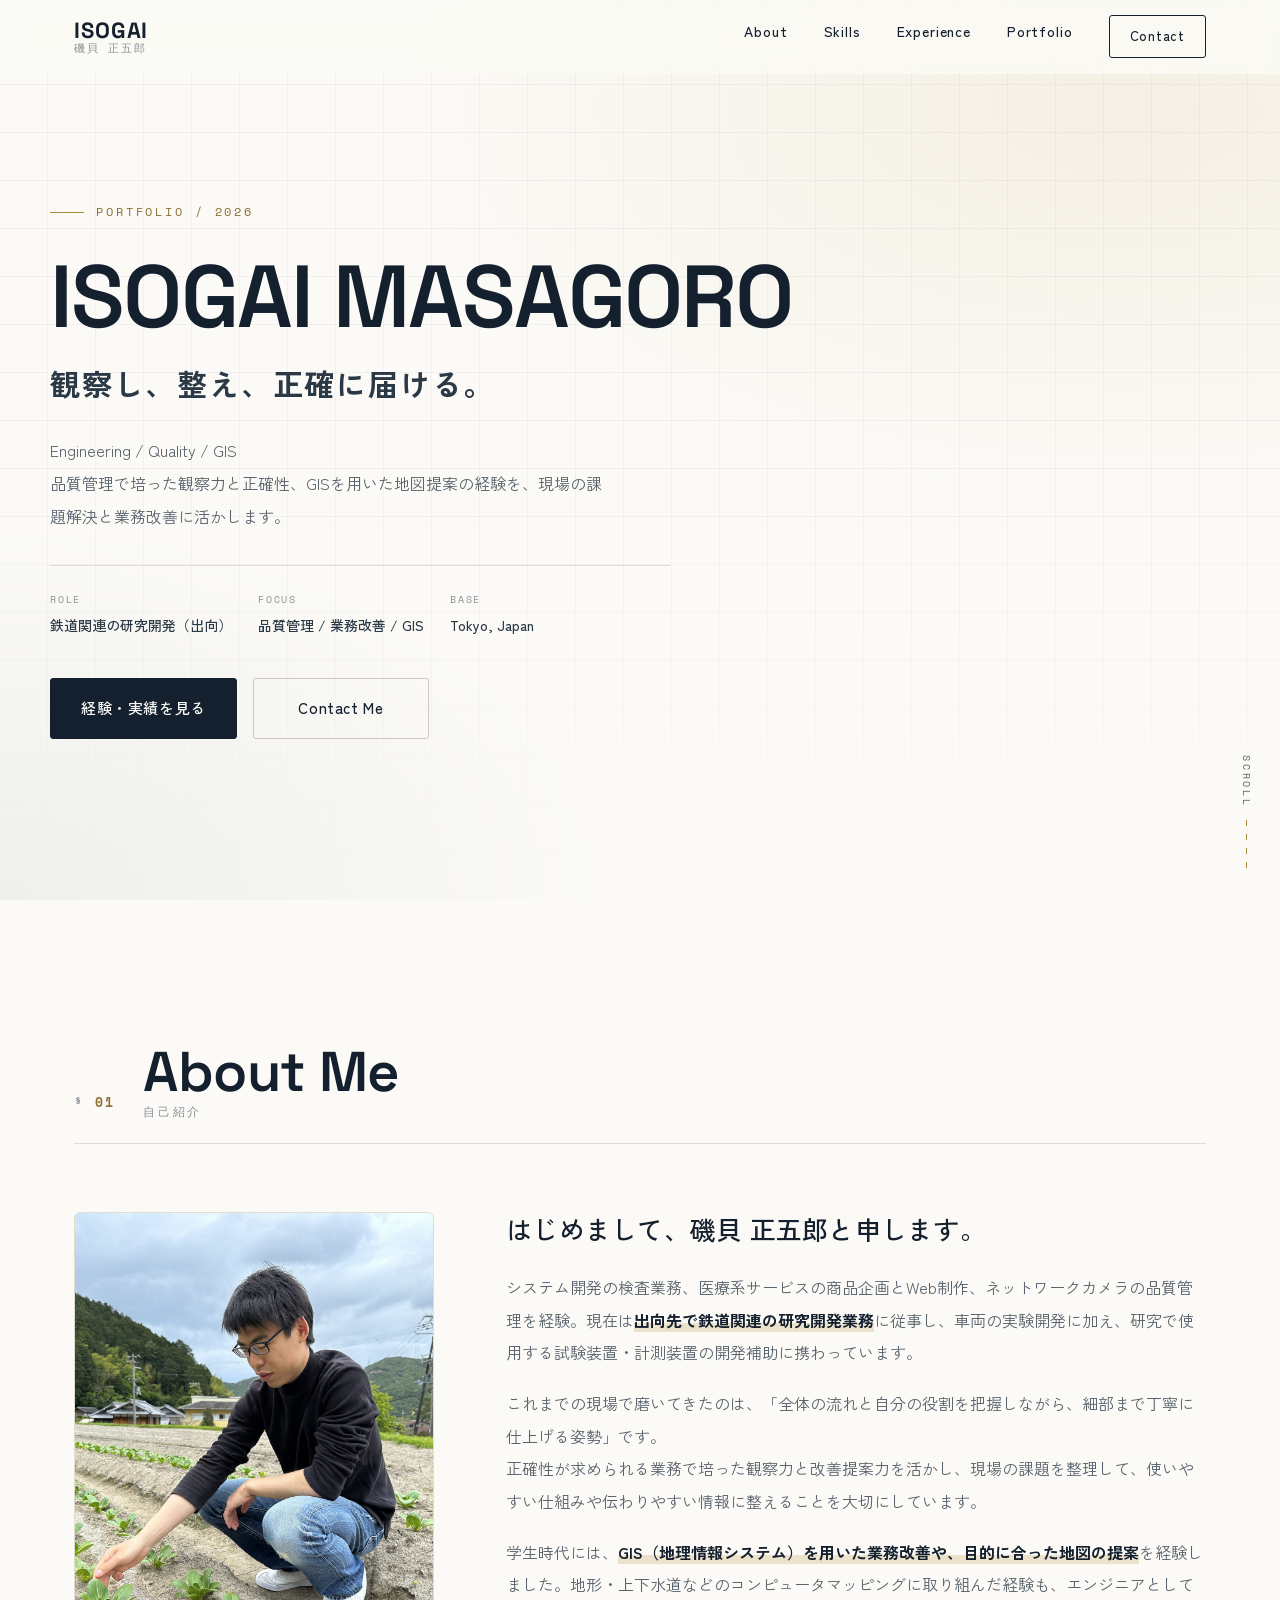
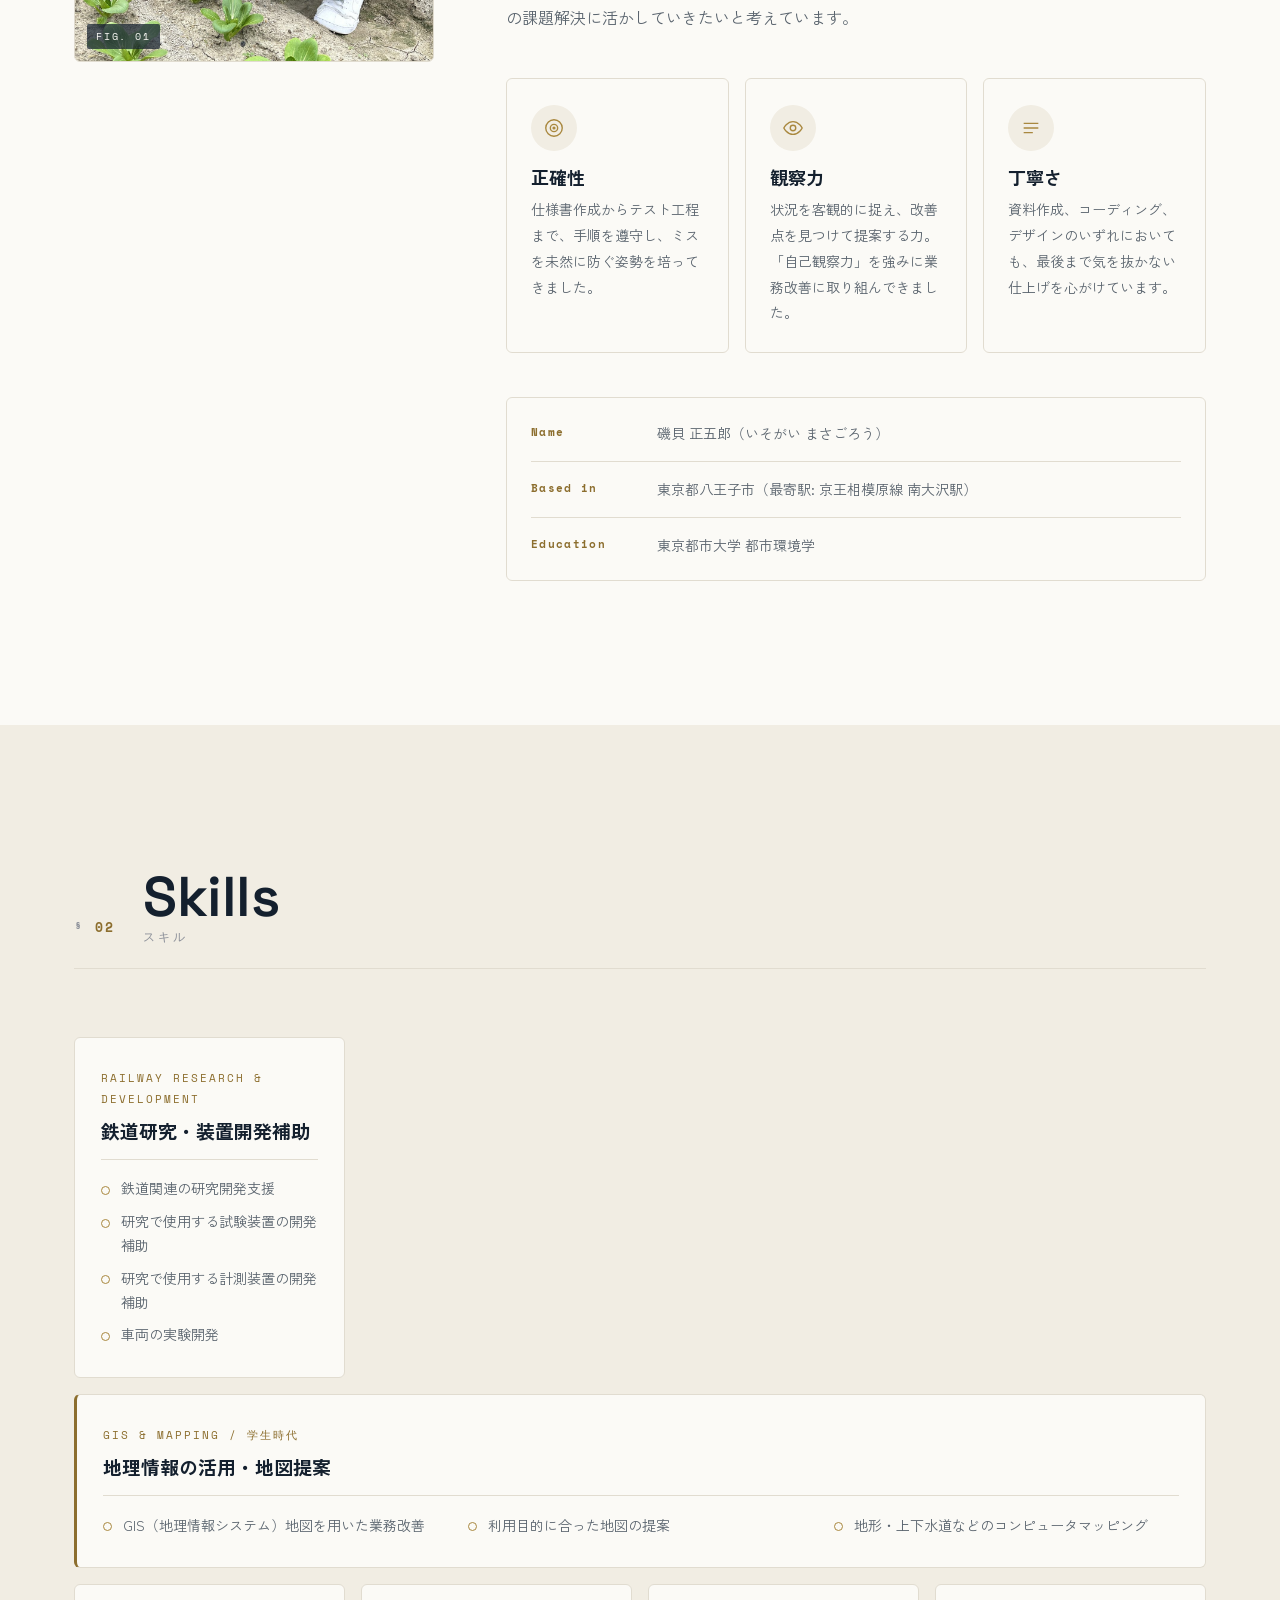
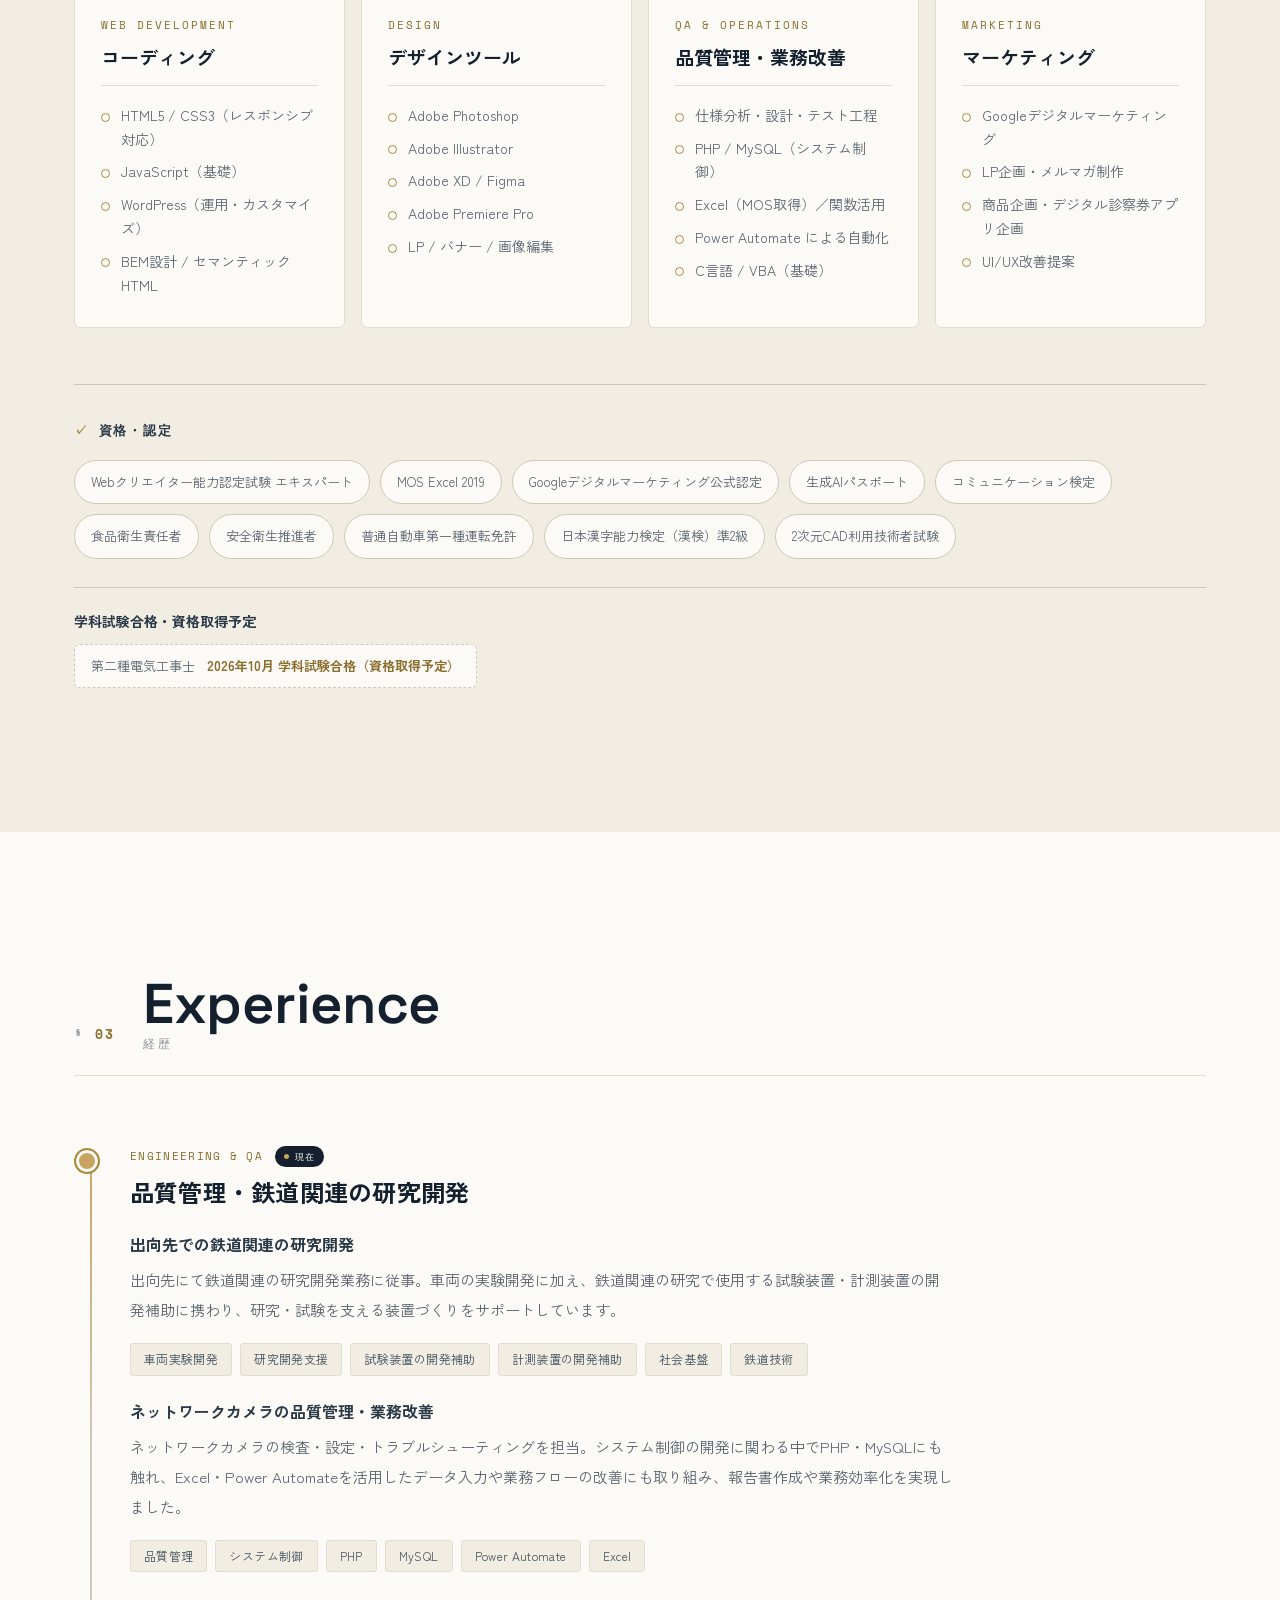
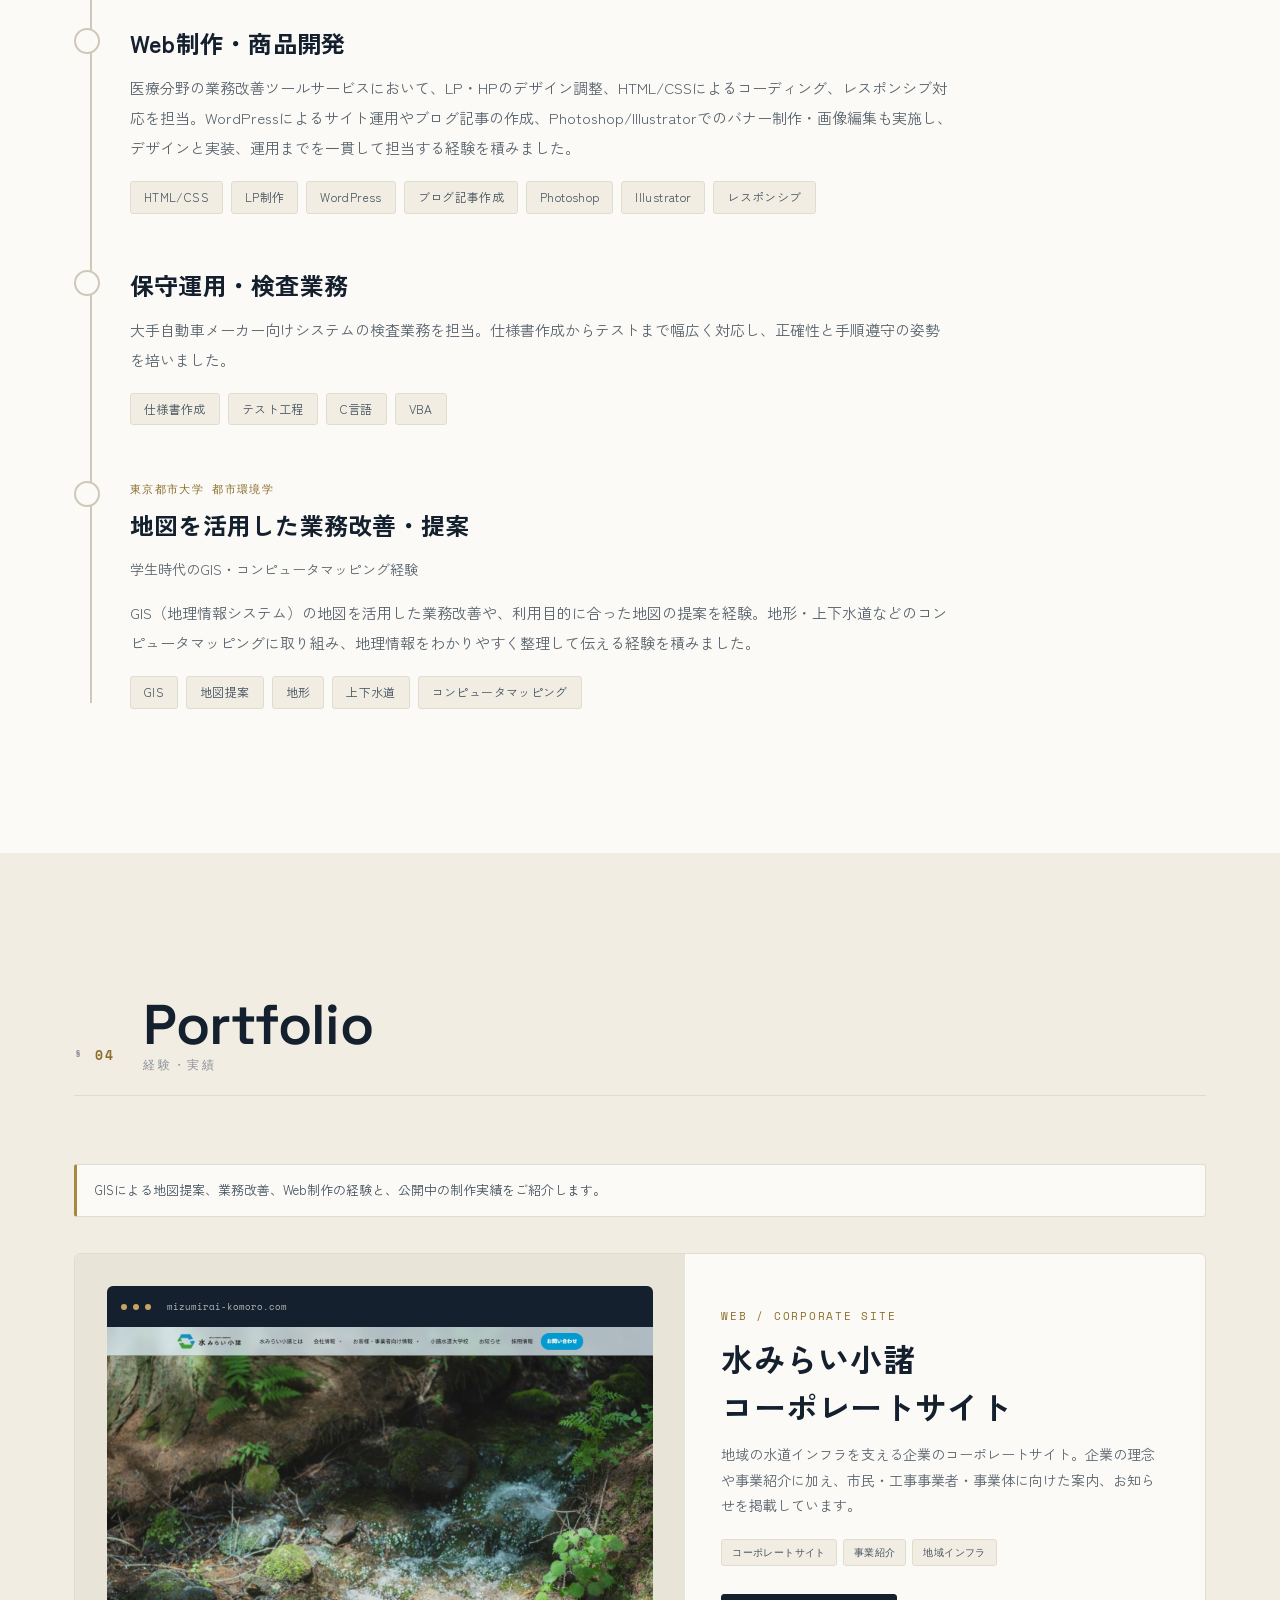
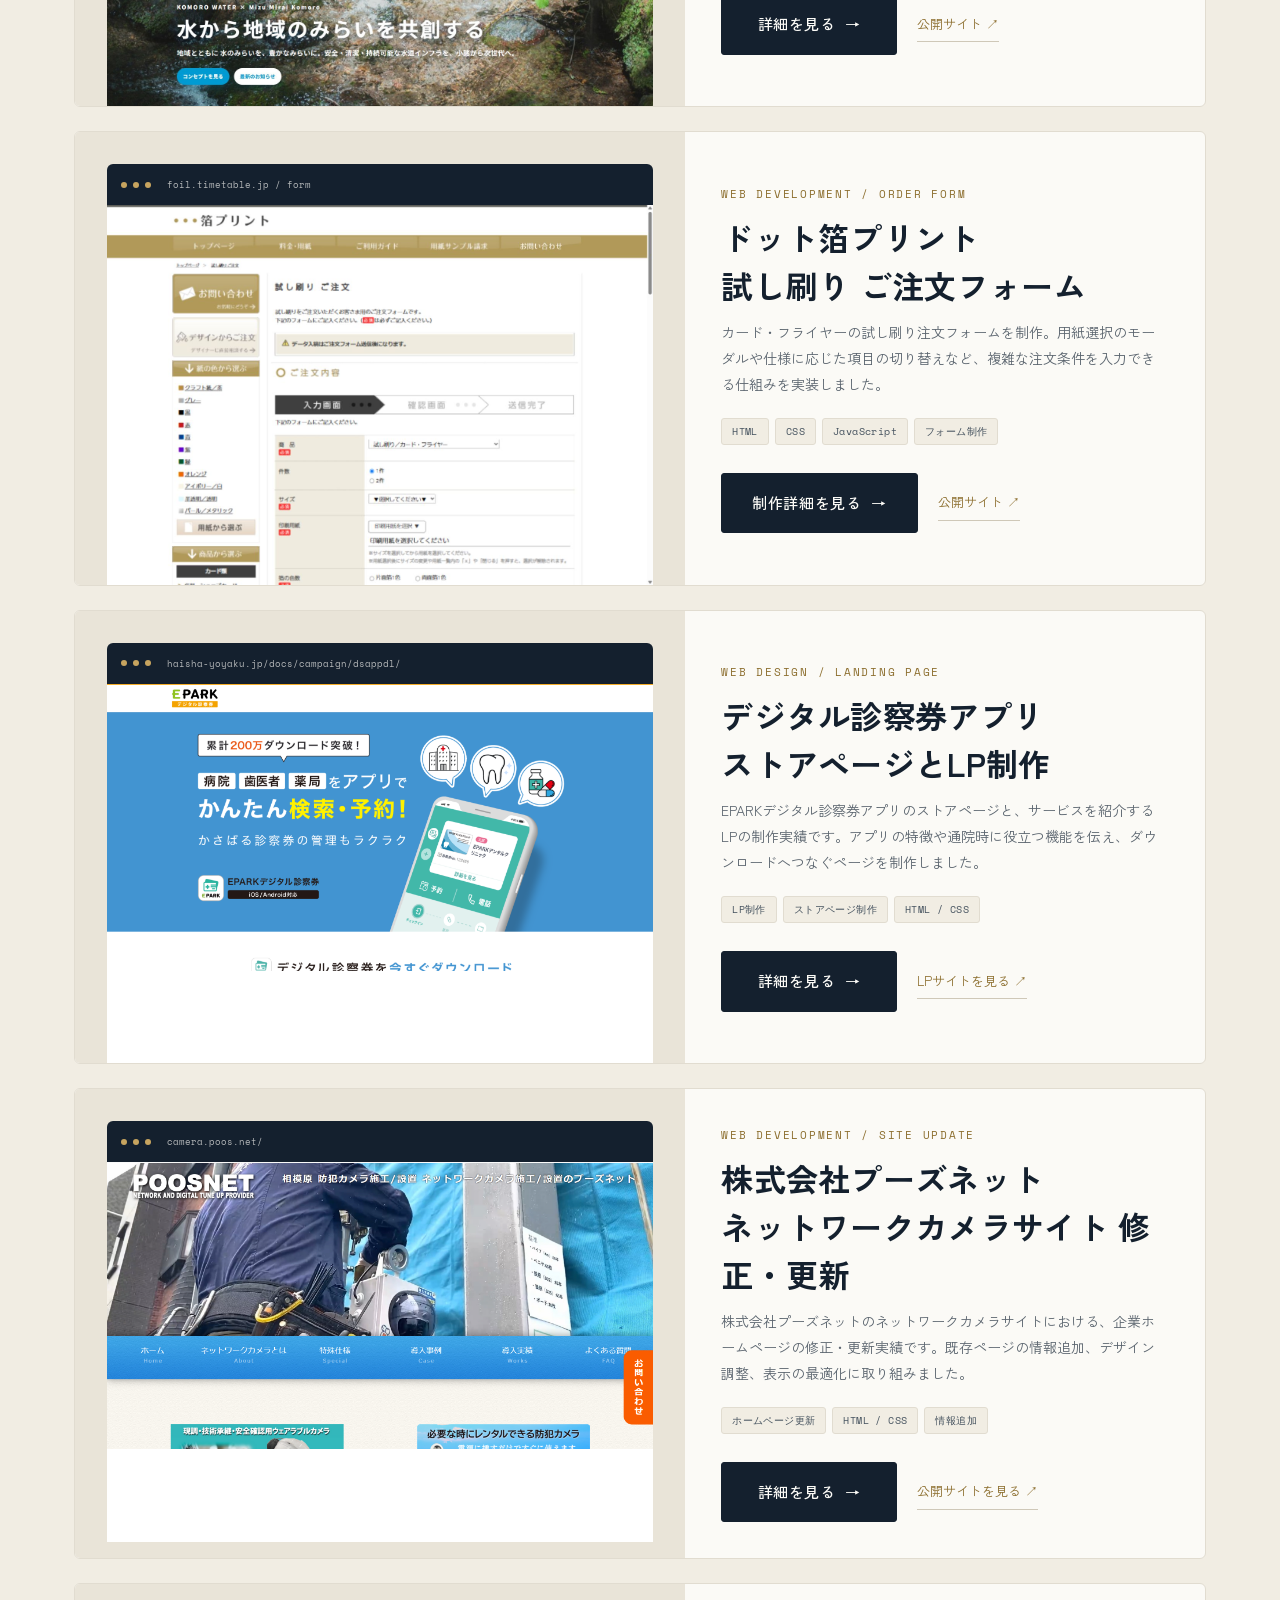
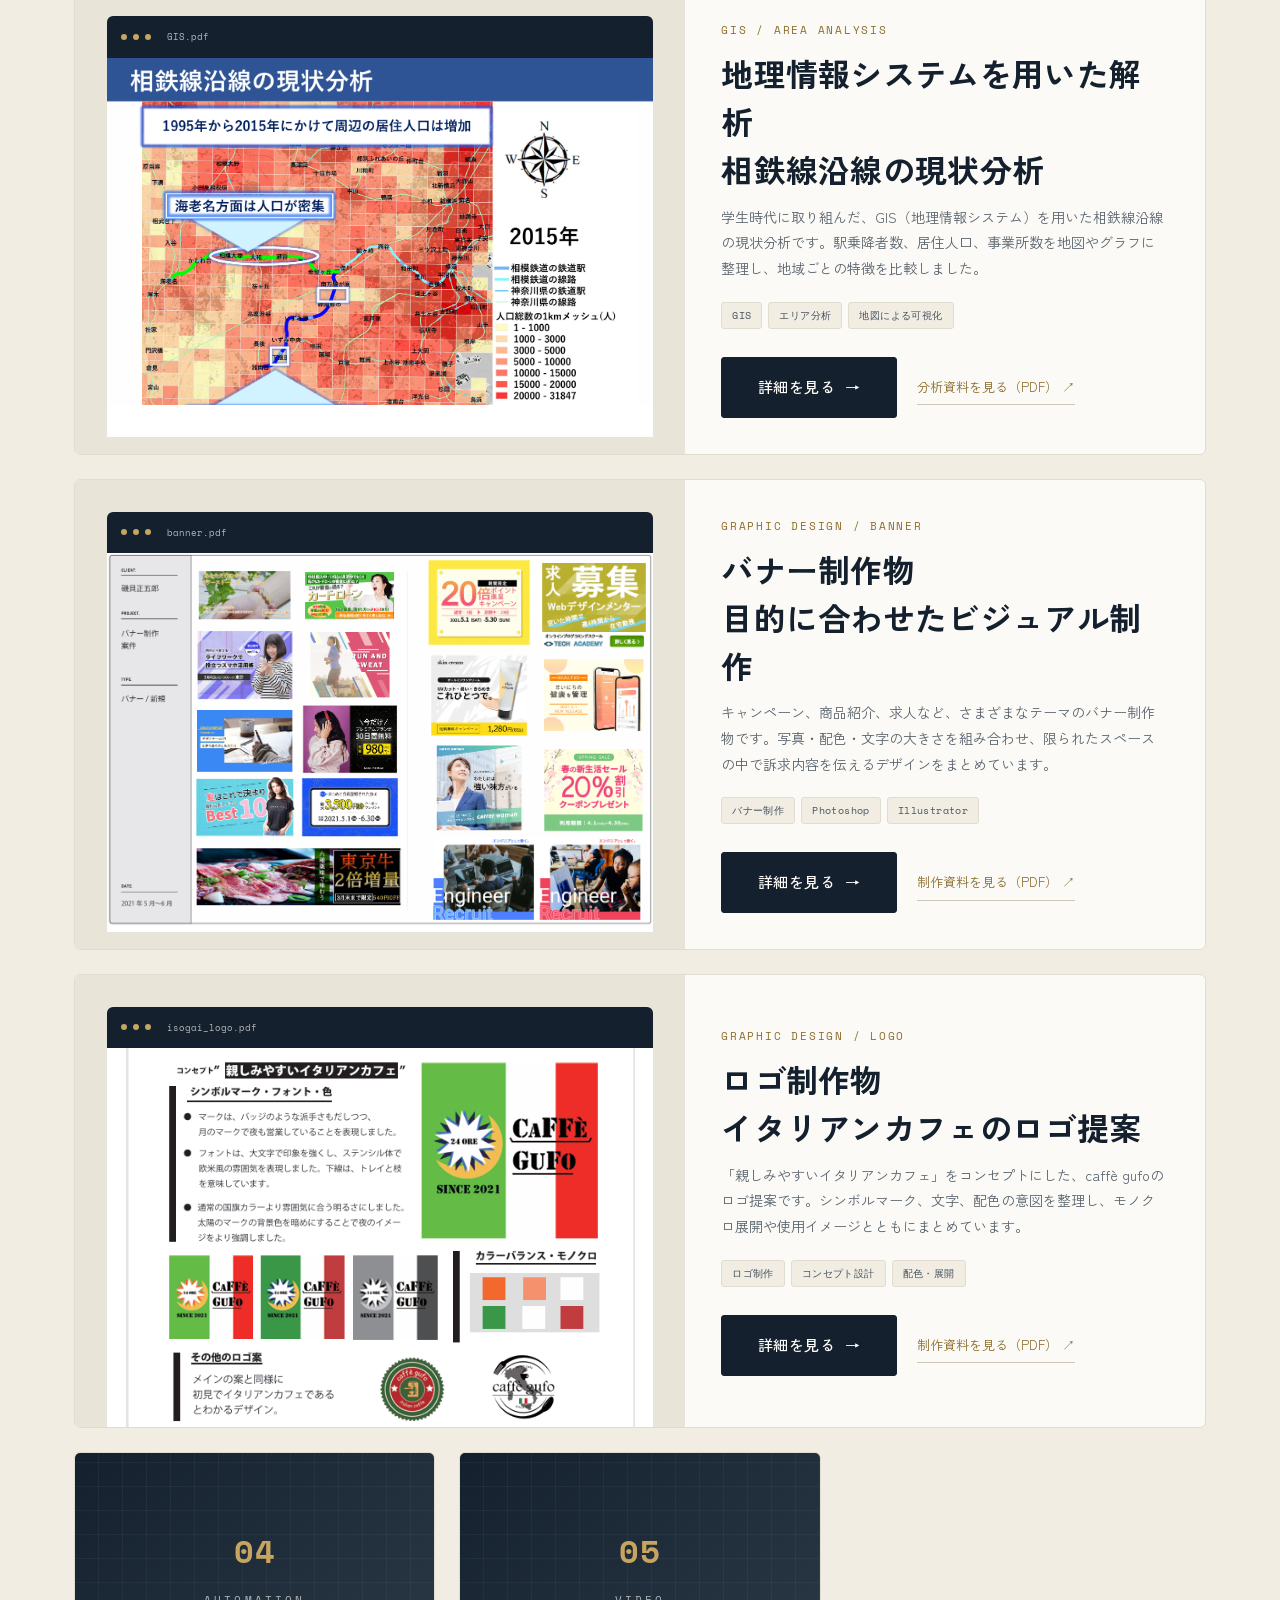
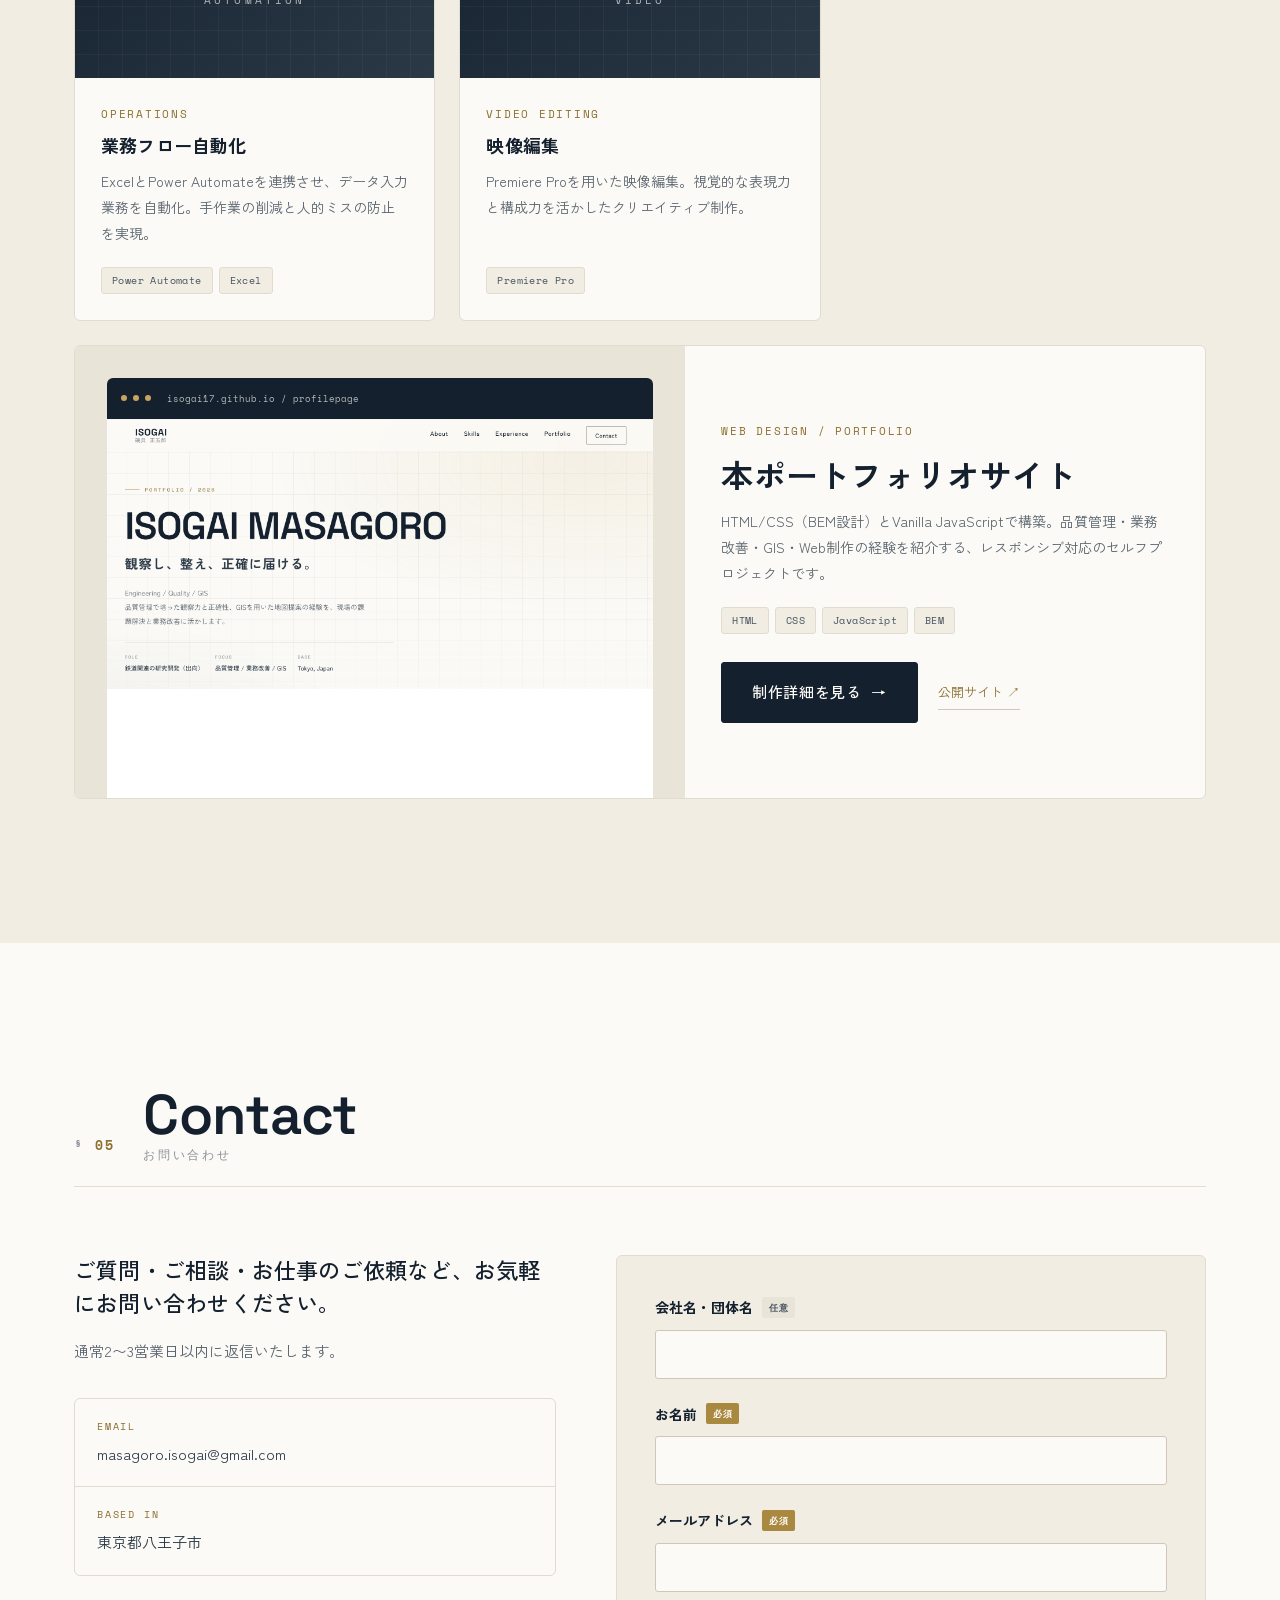
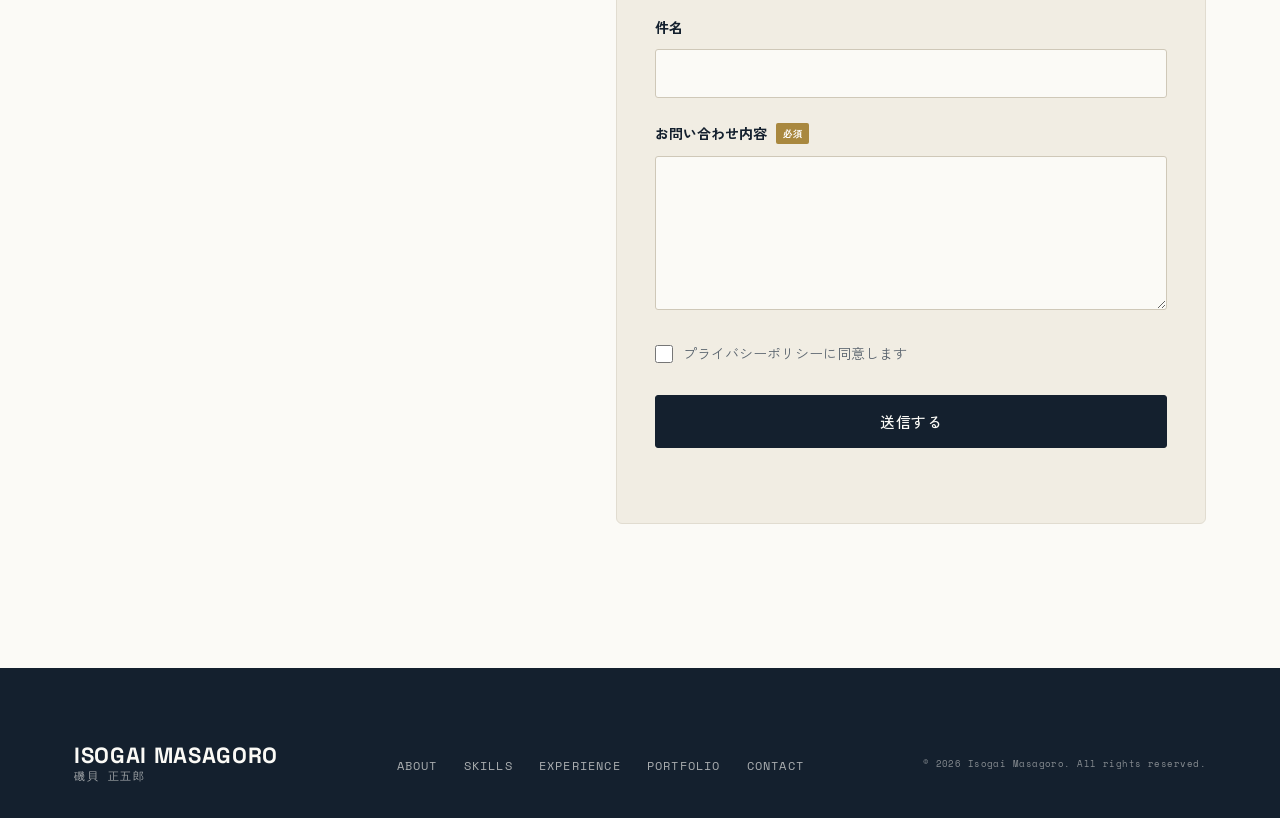
<file: index.html>
<!DOCTYPE html>
<html lang="ja">
<head>
  <meta charset="UTF-8">
  <meta name="viewport" content="width=device-width, initial-scale=1.0">
  <meta name="format-detection" content="telephone=no">
  <title>磯貝 正五郎 | Portfolio - 観察し、整え、正確に届ける。</title>
  <meta name="description" content="磯貝正五郎のエンジニア向けポートフォリオ。品質管理・業務改善、学生時代のGISを用いた地図提案・コンピュータマッピング、Web制作の経験を紹介します。">
  <meta name="author" content="Isogai Masagoro">

  <!-- OGP -->
  <meta property="og:type" content="website">
  <meta property="og:title" content="磯貝 正五郎 | Portfolio">
  <meta property="og:description" content="観察し、整え、正確に届ける。品質管理・業務改善・GISの経験を紹介。">
  <meta property="og:image" content="assets/images/ogp.png">
  <meta name="twitter:card" content="summary_large_image">

  <!-- Favicon -->
  <link rel="icon" type="image/svg+xml" href="assets/images/favicon.svg">

  <!-- Fonts -->
  <link rel="preconnect" href="https://fonts.googleapis.com">
  <link rel="preconnect" href="https://fonts.gstatic.com" crossorigin>
  <link href="https://fonts.googleapis.com/css2?family=Space+Grotesk:wght@400;500;600;700&family=Space+Mono:wght@400;700&family=Zen+Kaku+Gothic+New:wght@400;500;700&display=swap" rel="stylesheet">

  <!-- Styles -->
  <link rel="stylesheet" href="assets/css/style.css">
</head>
<body>

  <!-- ============================================
       Header
       ============================================ -->
  <header class="header" id="header">
    <div class="header__inner">
      <a href="#hero" class="header__logo">
        <span class="header__logo-en">ISOGAI</span>
        <span class="header__logo-jp">磯貝 正五郎</span>
      </a>

      <button class="header__toggle" id="navToggle" aria-label="メニューを開く" aria-expanded="false" aria-controls="globalNav">
        <span class="header__toggle-bar"></span>
        <span class="header__toggle-bar"></span>
        <span class="header__toggle-bar"></span>
      </button>

      <nav class="header__nav" id="globalNav" aria-label="グローバルナビゲーション">
        <ul class="header__nav-list">
          <li class="header__nav-item"><a href="#about" class="header__nav-link">About</a></li>
          <li class="header__nav-item"><a href="#skills" class="header__nav-link">Skills</a></li>
          <li class="header__nav-item"><a href="#experience" class="header__nav-link">Experience</a></li>
          <li class="header__nav-item"><a href="#portfolio" class="header__nav-link">Portfolio</a></li>
          <li class="header__nav-item"><a href="#contact" class="header__nav-link header__nav-link--cta">Contact</a></li>
        </ul>
      </nav>
    </div>
  </header>

  <main>

    <!-- ============================================
         Hero
         ============================================ -->
    <section class="hero" id="hero">
      <div class="hero__bg" aria-hidden="true"></div>
      <div class="hero__inner">
        <p class="hero__eyebrow">PORTFOLIO / 2026</p>
        <h1 class="hero__title">
          <span class="hero__title-en">ISOGAI MASAGORO</span>
          <span class="hero__title-jp">観察し、整え、<br class="u-sp-only">正確に届ける。</span>
        </h1>
        <p class="hero__lead">
          Engineering / Quality / GIS<br>
          品質管理で培った観察力と正確性、GISを用いた地図提案の経験を、現場の課題解決と業務改善に活かします。
        </p>
        <dl class="hero__meta">
          <div class="hero__meta-item">
            <dt class="hero__meta-key">ROLE</dt>
            <dd class="hero__meta-val">鉄道関連の研究開発（出向）</dd>
          </div>
          <div class="hero__meta-item">
            <dt class="hero__meta-key">FOCUS</dt>
            <dd class="hero__meta-val">品質管理 / 業務改善 / GIS</dd>
          </div>
          <div class="hero__meta-item">
            <dt class="hero__meta-key">BASE</dt>
            <dd class="hero__meta-val">Tokyo, Japan</dd>
          </div>
        </dl>
        <div class="hero__actions">
          <a href="#portfolio" class="button button--primary">経験・実績を見る</a>
          <a href="#contact" class="button button--outline">Contact Me</a>
        </div>
      </div>
      <a href="#about" class="hero__scroll" aria-label="次のセクションへ">
        <span class="hero__scroll-text">SCROLL</span>
        <span class="hero__scroll-line"></span>
      </a>
    </section>

    <!-- ============================================
         About
         ============================================ -->
    <section class="section about" id="about">
      <div class="section__inner">
        <header class="section__head">
          <span class="section__number">01</span>
          <h2 class="section__title">
            <span class="section__title-en">About Me</span>
            <span class="section__title-jp">自己紹介</span>
          </h2>
        </header>

        <div class="about__body">
          <div class="about__visual">
            <div class="about__photo">
              <img src="assets/images/profile.jpg" alt="磯貝 正五郎のプロフィール写真" class="about__photo-img" loading="lazy" width="1200" height="1500">
            </div>
          </div>

          <div class="about__content">
            <p class="about__lead">
              はじめまして、磯貝 正五郎と申します。
            </p>
            <p class="about__text">
              システム開発の検査業務、医療系サービスの商品企画とWeb制作、ネットワークカメラの品質管理を経験。現在は<strong>出向先で鉄道関連の研究開発業務</strong>に従事し、車両の実験開発に加え、研究で使用する試験装置・計測装置の開発補助に携わっています。
            </p>
            <p class="about__text">
              これまでの現場で磨いてきたのは、「全体の流れと自分の役割を把握しながら、細部まで丁寧に仕上げる姿勢」です。<br>
              正確性が求められる業務で培った観察力と改善提案力を活かし、現場の課題を整理して、使いやすい仕組みや伝わりやすい情報に整えることを大切にしています。
            </p>
            <p class="about__text">
              学生時代には、<strong>GIS（地理情報システム）を用いた業務改善や、目的に合った地図の提案</strong>を経験しました。地形・上下水道などのコンピュータマッピングに取り組んだ経験も、エンジニアとしての課題解決に活かしていきたいと考えています。
            </p>

            <ul class="about__strengths">
              <li class="strength">
                <span class="strength__icon" aria-hidden="true">
                  <svg viewBox="0 0 24 24" fill="none" stroke="currentColor" stroke-width="1.5"><circle cx="12" cy="12" r="9"/><circle cx="12" cy="12" r="4"/><circle cx="12" cy="12" r="1" fill="currentColor"/></svg>
                </span>
                <h3 class="strength__title">正確性</h3>
                <p class="strength__text">仕様書作成からテスト工程まで、手順を遵守し、ミスを未然に防ぐ姿勢を培ってきました。</p>
              </li>
              <li class="strength">
                <span class="strength__icon" aria-hidden="true">
                  <svg viewBox="0 0 24 24" fill="none" stroke="currentColor" stroke-width="1.5"><path d="M2 12s3.5-7 10-7 10 7 10 7-3.5 7-10 7S2 12 2 12z"/><circle cx="12" cy="12" r="3"/></svg>
                </span>
                <h3 class="strength__title">観察力</h3>
                <p class="strength__text">状況を客観的に捉え、改善点を見つけて提案する力。「自己観察力」を強みに業務改善に取り組んできました。</p>
              </li>
              <li class="strength">
                <span class="strength__icon" aria-hidden="true">
                  <svg viewBox="0 0 24 24" fill="none" stroke="currentColor" stroke-width="1.5"><path d="M4 7h16M4 12h16M4 17h10"/></svg>
                </span>
                <h3 class="strength__title">丁寧さ</h3>
                <p class="strength__text">資料作成、コーディング、デザインのいずれにおいても、最後まで気を抜かない仕上げを心がけています。</p>
              </li>
            </ul>

            <dl class="about__profile">
              <div class="about__profile-row">
                <dt>Name</dt>
                <dd>磯貝 正五郎（いそがい まさごろう）</dd>
              </div>
              <div class="about__profile-row">
                <dt>Based in</dt>
                <dd>東京都八王子市（最寄駅: 京王相模原線 南大沢駅）</dd>
              </div>
              <div class="about__profile-row">
                <dt>Education</dt>
                <dd>東京都市大学 都市環境学</dd>
              </div>
            </dl>
          </div>
        </div>
      </div>
    </section>

    <!-- ============================================
         Skills
         ============================================ -->
    <section class="section skills" id="skills">
      <div class="section__inner">
        <header class="section__head">
          <span class="section__number">02</span>
          <h2 class="section__title">
            <span class="section__title-en">Skills</span>
            <span class="section__title-jp">スキル</span>
          </h2>
        </header>

        <div class="skills__grid">
          <div class="skill-card">
            <p class="skill-card__category">Railway Research &amp; Development</p>
            <h3 class="skill-card__title">鉄道研究・装置開発補助</h3>
            <ul class="skill-card__list">
              <li>鉄道関連の研究開発支援</li>
              <li>研究で使用する試験装置の開発補助</li>
              <li>研究で使用する計測装置の開発補助</li>
              <li>車両の実験開発</li>
            </ul>
          </div>

          <div class="skill-card skill-card--gis">
            <p class="skill-card__category">GIS &amp; Mapping / 学生時代</p>
            <h3 class="skill-card__title">地理情報の活用・地図提案</h3>
            <ul class="skill-card__list">
              <li>GIS（地理情報システム）地図を用いた業務改善</li>
              <li>利用目的に合った地図の提案</li>
              <li>地形・上下水道などのコンピュータマッピング</li>
            </ul>
          </div>

          <div class="skill-card">
            <p class="skill-card__category">Web Development</p>
            <h3 class="skill-card__title">コーディング</h3>
            <ul class="skill-card__list">
              <li>HTML5 / CSS3（レスポンシブ対応）</li>
              <li>JavaScript（基礎）</li>
              <li>WordPress（運用・カスタマイズ）</li>
              <li>BEM設計 / セマンティックHTML</li>
            </ul>
          </div>

          <div class="skill-card">
            <p class="skill-card__category">Design</p>
            <h3 class="skill-card__title">デザインツール</h3>
            <ul class="skill-card__list">
              <li>Adobe Photoshop</li>
              <li>Adobe Illustrator</li>
              <li>Adobe XD / Figma</li>
              <li>Adobe Premiere Pro</li>
              <li>LP / バナー / 画像編集</li>
            </ul>
          </div>

          <div class="skill-card">
            <p class="skill-card__category">QA &amp; Operations</p>
            <h3 class="skill-card__title">品質管理・業務改善</h3>
            <ul class="skill-card__list">
              <li>仕様分析・設計・テスト工程</li>
              <li>PHP / MySQL（システム制御）</li>
              <li>Excel（MOS取得）／関数活用</li>
              <li>Power Automate による自動化</li>
              <li>C言語 / VBA（基礎）</li>
            </ul>
          </div>

          <div class="skill-card">
            <p class="skill-card__category">Marketing</p>
            <h3 class="skill-card__title">マーケティング</h3>
            <ul class="skill-card__list">
              <li>Googleデジタルマーケティング</li>
              <li>LP企画・メルマガ制作</li>
              <li>商品企画・デジタル診察券アプリ企画</li>
              <li>UI/UX改善提案</li>
            </ul>
          </div>
        </div>

        <div class="skills__certs">
          <h3 class="skills__certs-title">資格・認定</h3>
          <ul class="skills__certs-list">
            <li class="cert-badge">Webクリエイター能力認定試験 エキスパート</li>
            <li class="cert-badge">MOS Excel 2019</li>
            <li class="cert-badge">Googleデジタルマーケティング公式認定</li>
            <li class="cert-badge">生成AIパスポート</li>
            <li class="cert-badge">コミュニケーション検定</li>
            <li class="cert-badge">食品衛生責任者</li>
            <li class="cert-badge">安全衛生推進者</li>
            <li class="cert-badge">普通自動車第一種運転免許</li>
            <li class="cert-badge">日本漢字能力検定（漢検）準2級</li>
            <li class="cert-badge">2次元CAD利用技術者試験</li>
          </ul>
          <div class="skills__planned">
            <h4 class="skills__planned-title">学科試験合格・資格取得予定</h4>
            <ul class="skills__certs-list">
              <li class="cert-badge cert-badge--planned">第二種電気工事士 <span class="cert-badge__status"><time datetime="2026-10">2026年10月</time> 学科試験合格（資格取得予定）</span></li>
            </ul>
          </div>
        </div>
      </div>
    </section>

    <!-- ============================================
         Experience
         ============================================ -->
    <section class="section experience" id="experience">
      <div class="section__inner">
        <header class="section__head">
          <span class="section__number">03</span>
          <h2 class="section__title">
            <span class="section__title-en">Experience</span>
            <span class="section__title-jp">経歴</span>
          </h2>
        </header>

        <ol class="timeline">
          <li class="timeline__item timeline__item--current">
            <div class="timeline__body">
              <p class="timeline__company">Engineering &amp; QA<span class="timeline__now">現在</span></p>
              <h3 class="timeline__role">品質管理・鉄道関連の研究開発</h3>
              <h4 class="timeline__subheading">出向先での鉄道関連の研究開発</h4>
              <p class="timeline__description">
                出向先にて鉄道関連の研究開発業務に従事。車両の実験開発に加え、鉄道関連の研究で使用する試験装置・計測装置の開発補助に携わり、研究・試験を支える装置づくりをサポートしています。
              </p>
              <ul class="timeline__tags">
                <li>車両実験開発</li>
                <li>研究開発支援</li>
                <li>試験装置の開発補助</li>
                <li>計測装置の開発補助</li>
                <li>社会基盤</li>
                <li>鉄道技術</li>
              </ul>
              <h4 class="timeline__subheading">ネットワークカメラの品質管理・業務改善</h4>
              <p class="timeline__description">
                ネットワークカメラの検査・設定・トラブルシューティングを担当。システム制御の開発に関わる中でPHP・MySQLにも触れ、Excel・Power Automateを活用したデータ入力や業務フローの改善にも取り組み、報告書作成や業務効率化を実現しました。
              </p>
              <ul class="timeline__tags">
                <li>品質管理</li>
                <li>システム制御</li>
                <li>PHP</li>
                <li>MySQL</li>
                <li>Power Automate</li>
                <li>Excel</li>
              </ul>
            </div>
          </li>

          <li class="timeline__item">
            <div class="timeline__body">
              <h3 class="timeline__role">Web制作・商品開発</h3>
              <p class="timeline__description">
                医療分野の業務改善ツールサービスにおいて、LP・HPのデザイン調整、HTML/CSSによるコーディング、レスポンシブ対応を担当。WordPressによるサイト運用やブログ記事の作成、Photoshop/Illustratorでのバナー制作・画像編集も実施し、デザインと実装、運用までを一貫して担当する経験を積みました。
              </p>
              <ul class="timeline__tags">
                <li>HTML/CSS</li>
                <li>LP制作</li>
                <li>WordPress</li>
                <li>ブログ記事作成</li>
                <li>Photoshop</li>
                <li>Illustrator</li>
                <li>レスポンシブ</li>
              </ul>
            </div>
          </li>

          <li class="timeline__item">
            <div class="timeline__body">
              <h3 class="timeline__role">保守運用・検査業務</h3>
              <p class="timeline__description">
                大手自動車メーカー向けシステムの検査業務を担当。仕様書作成からテストまで幅広く対応し、正確性と手順遵守の姿勢を培いました。
              </p>
              <ul class="timeline__tags">
                <li>仕様書作成</li>
                <li>テスト工程</li>
                <li>C言語</li>
                <li>VBA</li>
              </ul>
            </div>
          </li>

          <li class="timeline__item">
            <div class="timeline__body">
              <p class="timeline__company">東京都市大学 都市環境学</p>
              <h3 class="timeline__role">地図を活用した業務改善・提案</h3>
              <p class="timeline__assignment">学生時代のGIS・コンピュータマッピング経験</p>
              <p class="timeline__description">
                GIS（地理情報システム）の地図を活用した業務改善や、利用目的に合った地図の提案を経験。地形・上下水道などのコンピュータマッピングに取り組み、地理情報をわかりやすく整理して伝える経験を積みました。
              </p>
              <ul class="timeline__tags">
                <li>GIS</li>
                <li>地図提案</li>
                <li>地形</li>
                <li>上下水道</li>
                <li>コンピュータマッピング</li>
              </ul>
            </div>
          </li>
        </ol>
      </div>
    </section>

    <!-- ============================================
         Portfolio
         ============================================ -->
    <section class="section portfolio" id="portfolio">
      <div class="section__inner">
        <header class="section__head">
          <span class="section__number">04</span>
          <h2 class="section__title">
            <span class="section__title-en">Portfolio</span>
            <span class="section__title-jp">経験・実績</span>
          </h2>
        </header>

        <p class="portfolio__note">
          GISによる地図提案、業務改善、Web制作の経験と、公開中の制作実績をご紹介します。
        </p>

        <ul class="portfolio__grid">
          <li class="work-card work-card--featured">
            <a href="works/mizumirai-komoro.html" class="work-card__thumb work-card__thumb--screen" aria-label="水みらい小諸 コーポレートサイトの詳細を見る">
              <span class="work-card__browser" aria-hidden="true"><i></i><i></i><i></i><span>mizumirai-komoro.com</span></span>
              <img src="assets/images/work-mizumirai-komoro.jpg" alt="水みらい小諸のトップページ。「水から地域のみらいを共創する」のメッセージを掲載" width="1440" height="1000" loading="lazy" class="work-card__image">
            </a>
            <div class="work-card__body">
              <p class="work-card__category">Web / Corporate Site</p>
              <h3 class="work-card__title">水みらい小諸<br>コーポレートサイト</h3>
              <p class="work-card__text">地域の水道インフラを支える企業のコーポレートサイト。企業の理念や事業紹介に加え、市民・工事事業者・事業体に向けた案内、お知らせを掲載しています。</p>
              <ul class="work-card__tags">
                <li>コーポレートサイト</li><li>事業紹介</li><li>地域インフラ</li>
              </ul>
              <div class="work-card__actions">
                <a href="works/mizumirai-komoro.html" class="button button--primary">詳細を見る <span aria-hidden="true">→</span></a>
                <a href="https://www.mizumirai-komoro.com/" target="_blank" rel="noopener noreferrer" class="work-card__external">公開サイト <span aria-hidden="true">↗</span><span class="u-visually-hidden">（新しいタブで開きます）</span></a>
              </div>
            </div>
          </li>
          <li class="work-card work-card--featured">
            <a href="works/foil-form.html" class="work-card__thumb work-card__thumb--screen" aria-label="ドット箔プリント ご注文フォームの制作詳細を見る">
              <span class="work-card__browser" aria-hidden="true"><i></i><i></i><i></i><span>foil.timetable.jp / form</span></span>
              <img src="assets/images/work-foil-form.jpg" alt="ドット箔プリントの試し刷り注文フォーム。商品・サイズ・印刷用紙を選択する画面" width="1440" height="1000" loading="lazy" class="work-card__image">
            </a>
            <div class="work-card__body">
              <p class="work-card__category">Web Development / Order Form</p>
              <h3 class="work-card__title">ドット箔プリント<br>試し刷り ご注文フォーム</h3>
              <p class="work-card__text">カード・フライヤーの試し刷り注文フォームを制作。用紙選択のモーダルや仕様に応じた項目の切り替えなど、複雑な注文条件を入力できる仕組みを実装しました。</p>
              <ul class="work-card__tags">
                <li>HTML</li><li>CSS</li><li>JavaScript</li><li>フォーム制作</li>
              </ul>
              <div class="work-card__actions">
                <a href="works/foil-form.html" class="button button--primary">制作詳細を見る <span aria-hidden="true">→</span></a>
                <a href="https://foil.timetable.jp/form/order_testprint-Card_Flyer.html" target="_blank" rel="noopener noreferrer" class="work-card__external">公開サイト <span aria-hidden="true">↗</span><span class="u-visually-hidden">（新しいタブで開きます）</span></a>
              </div>
            </div>
          </li>
          <li class="work-card work-card--featured">
            <a href="works/digital-shinsatsuken.html" class="work-card__thumb work-card__thumb--screen" aria-label="デジタル診察券アプリの詳細を見る">
              <span class="work-card__browser" aria-hidden="true"><i></i><i></i><i></i><span>haisha-yoyaku.jp/docs/campaign/dsappdl/</span></span>
              <img src="assets/images/work-digital-shinsatsuken.png" alt="EPARKデジタル診察券のLP。検索・予約と診察券管理を紹介するメインビジュアル" width="1881" height="990" loading="lazy" class="work-card__image work-card__image--contain">
            </a>
            <div class="work-card__body">
              <p class="work-card__category">Web Design / Landing Page</p>
              <h3 class="work-card__title">デジタル診察券アプリ<br>ストアページとLP制作</h3>
              <p class="work-card__text">EPARKデジタル診察券アプリのストアページと、サービスを紹介するLPの制作実績です。アプリの特徴や通院時に役立つ機能を伝え、ダウンロードへつなぐページを制作しました。</p>
              <ul class="work-card__tags"><li>LP制作</li><li>ストアページ制作</li><li>HTML / CSS</li></ul>
              <div class="work-card__actions"><a href="works/digital-shinsatsuken.html" class="button button--primary">詳細を見る <span aria-hidden="true">→</span></a><a href="https://haisha-yoyaku.jp/docs/campaign/dsappdl/" class="work-card__external" target="_blank" rel="noopener noreferrer">LPサイトを見る <span aria-hidden="true">↗</span><span class="u-visually-hidden">（新しいタブで開きます）</span></a></div>
            </div>
          </li>

          <li class="work-card work-card--featured">
            <a href="works/poosnet-camera.html" class="work-card__thumb work-card__thumb--screen" aria-label="株式会社プーズネットの詳細を見る">
              <span class="work-card__browser" aria-hidden="true"><i></i><i></i><i></i><span>camera.poos.net/</span></span>
              <img src="assets/images/work-poosnet-camera.png" alt="プーズネットのネットワークカメラサイト。カメラ施工の写真とサービスのナビゲーション" width="1894" height="996" loading="lazy" class="work-card__image work-card__image--contain">
            </a>
            <div class="work-card__body">
              <p class="work-card__category">Web Development / Site Update</p>
              <h3 class="work-card__title">株式会社プーズネット<br>ネットワークカメラサイト 修正・更新</h3>
              <p class="work-card__text">株式会社プーズネットのネットワークカメラサイトにおける、企業ホームページの修正・更新実績です。既存ページの情報追加、デザイン調整、表示の最適化に取り組みました。</p>
              <ul class="work-card__tags"><li>ホームページ更新</li><li>HTML / CSS</li><li>情報追加</li></ul>
              <div class="work-card__actions"><a href="works/poosnet-camera.html" class="button button--primary">詳細を見る <span aria-hidden="true">→</span></a><a href="https://camera.poos.net/" class="work-card__external" target="_blank" rel="noopener noreferrer">公開サイトを見る <span aria-hidden="true">↗</span><span class="u-visually-hidden">（新しいタブで開きます）</span></a></div>
            </div>
          </li>

          <li class="work-card work-card--featured">
            <a href="works/gis-analysis.html" class="work-card__thumb work-card__thumb--screen" aria-label="地理情報システムを用いた解析の詳細を見る">
              <span class="work-card__browser" aria-hidden="true"><i></i><i></i><i></i><span>GIS.pdf</span></span>
              <img src="assets/images/work-gis-analysis.png" alt="相鉄線沿線の居住人口を1kmメッシュで色分けし、鉄道路線と重ねた分析図" width="1402" height="891" loading="lazy" class="work-card__image work-card__image--contain">
            </a>
            <div class="work-card__body">
              <p class="work-card__category">GIS / Area Analysis</p>
              <h3 class="work-card__title">地理情報システムを用いた解析<br>相鉄線沿線の現状分析</h3>
              <p class="work-card__text">学生時代に取り組んだ、GIS（地理情報システム）を用いた相鉄線沿線の現状分析です。駅乗降者数、居住人口、事業所数を地図やグラフに整理し、地域ごとの特徴を比較しました。</p>
              <ul class="work-card__tags"><li>GIS</li><li>エリア分析</li><li>地図による可視化</li></ul>
              <div class="work-card__actions"><a href="works/gis-analysis.html" class="button button--primary">詳細を見る <span aria-hidden="true">→</span></a><a href="assets/documents/GIS.pdf" class="work-card__external" target="_blank" rel="noopener noreferrer">分析資料を見る（PDF） <span aria-hidden="true">↗</span><span class="u-visually-hidden">（新しいタブで開きます）</span></a></div>
            </div>
          </li>

          <li class="work-card work-card--featured">
            <a href="works/banner-design.html" class="work-card__thumb work-card__thumb--screen" aria-label="バナー制作物の詳細を見る">
              <span class="work-card__browser" aria-hidden="true"><i></i><i></i><i></i><span>banner.pdf</span></span>
              <img src="assets/images/work-banner-design.png" alt="キャンペーン、求人、商品紹介などのバナーデザインをまとめた制作物一覧" width="1201" height="823" loading="lazy" class="work-card__image work-card__image--contain">
            </a>
            <div class="work-card__body">
              <p class="work-card__category">Graphic Design / Banner</p>
              <h3 class="work-card__title">バナー制作物<br>目的に合わせたビジュアル制作</h3>
              <p class="work-card__text">キャンペーン、商品紹介、求人など、さまざまなテーマのバナー制作物です。写真・配色・文字の大きさを組み合わせ、限られたスペースの中で訴求内容を伝えるデザインをまとめています。</p>
              <ul class="work-card__tags"><li>バナー制作</li><li>Photoshop</li><li>Illustrator</li></ul>
              <div class="work-card__actions"><a href="works/banner-design.html" class="button button--primary">詳細を見る <span aria-hidden="true">→</span></a><a href="assets/documents/banner.pdf" class="work-card__external" target="_blank" rel="noopener noreferrer">制作資料を見る（PDF） <span aria-hidden="true">↗</span><span class="u-visually-hidden">（新しいタブで開きます）</span></a></div>
            </div>
          </li>

          <li class="work-card work-card--featured">
            <a href="works/logo-design.html" class="work-card__thumb work-card__thumb--screen" aria-label="ロゴ制作物の詳細を見る">
              <span class="work-card__browser" aria-hidden="true"><i></i><i></i><i></i><span>isogai_logo.pdf</span></span>
              <img src="assets/images/work-logo-design.png" alt="イタリアンカフェのロゴ提案。シンボルマーク、配色、モノクロ展開、別案を掲載" width="601" height="448" loading="lazy" class="work-card__image work-card__image--contain">
            </a>
            <div class="work-card__body">
              <p class="work-card__category">Graphic Design / Logo</p>
              <h3 class="work-card__title">ロゴ制作物<br>イタリアンカフェのロゴ提案</h3>
              <p class="work-card__text">「親しみやすいイタリアンカフェ」をコンセプトにした、caffè gufoのロゴ提案です。シンボルマーク、文字、配色の意図を整理し、モノクロ展開や使用イメージとともにまとめています。</p>
              <ul class="work-card__tags"><li>ロゴ制作</li><li>コンセプト設計</li><li>配色・展開</li></ul>
              <div class="work-card__actions"><a href="works/logo-design.html" class="button button--primary">詳細を見る <span aria-hidden="true">→</span></a><a href="assets/documents/isogai_logo.pdf" class="work-card__external" target="_blank" rel="noopener noreferrer">制作資料を見る（PDF） <span aria-hidden="true">↗</span><span class="u-visually-hidden">（新しいタブで開きます）</span></a></div>
            </div>
          </li>

          <!-- Work 4 -->
          <li class="work-card">
            <div class="work-card__thumb">
              <div class="work-card__placeholder" aria-hidden="true">
                <span class="work-card__placeholder-no">04</span>
                <span class="work-card__placeholder-label">AUTOMATION</span>
              </div>
            </div>
            <div class="work-card__body">
              <p class="work-card__category">Operations</p>
              <h3 class="work-card__title">業務フロー自動化</h3>
              <p class="work-card__text">
                ExcelとPower Automateを連携させ、データ入力業務を自動化。手作業の削減と人的ミスの防止を実現。
              </p>
              <ul class="work-card__tags">
                <li>Power Automate</li><li>Excel</li>
              </ul>
            </div>
          </li>

          <!-- Work 5 -->
          <li class="work-card">
            <div class="work-card__thumb">
              <div class="work-card__placeholder" aria-hidden="true">
                <span class="work-card__placeholder-no">05</span>
                <span class="work-card__placeholder-label">VIDEO</span>
              </div>
            </div>
            <div class="work-card__body">
              <p class="work-card__category">Video Editing</p>
              <h3 class="work-card__title">映像編集</h3>
              <p class="work-card__text">
                Premiere Proを用いた映像編集。視覚的な表現力と構成力を活かしたクリエイティブ制作。
              </p>
              <ul class="work-card__tags">
                <li>Premiere Pro</li>
              </ul>
            </div>
          </li>

          <!-- Work 6 -->
          <li class="work-card work-card--featured">
            <a href="works/portfolio.html" class="work-card__thumb work-card__thumb--screen" aria-label="本ポートフォリオサイトの制作詳細を見る">
              <span class="work-card__browser" aria-hidden="true"><i></i><i></i><i></i><span>isogai17.github.io / profilepage</span></span>
              <img src="assets/images/work-portfolio.png" alt="本ポートフォリオサイトのトップページ。氏名と観察し、整え、正確に届ける。のメッセージ" width="1888" height="934" loading="lazy" class="work-card__image work-card__image--contain">
            </a>
            <div class="work-card__body">
              <p class="work-card__category">Web Design / Portfolio</p>
              <h3 class="work-card__title">本ポートフォリオサイト</h3>
              <p class="work-card__text">HTML/CSS（BEM設計）とVanilla JavaScriptで構築。品質管理・業務改善・GIS・Web制作の経験を紹介する、レスポンシブ対応のセルフプロジェクトです。</p>
              <ul class="work-card__tags"><li>HTML</li><li>CSS</li><li>JavaScript</li><li>BEM</li></ul>
              <div class="work-card__actions">
                <a href="works/portfolio.html" class="button button--primary">制作詳細を見る <span aria-hidden="true">→</span></a>
                <a href="https://isogai17.github.io/profilepage/" target="_blank" rel="noopener noreferrer" class="work-card__external">公開サイト <span aria-hidden="true">↗</span><span class="u-visually-hidden">（新しいタブで開きます）</span></a>
              </div>
            </div>
          </li>
        </ul>
            </div>
          </li>
        </ul>
      </div>
    </section>

    <!-- ============================================
         Contact
         ============================================ -->
    <section class="section contact" id="contact">
      <div class="section__inner">
        <header class="section__head">
          <span class="section__number">05</span>
          <h2 class="section__title">
            <span class="section__title-en">Contact</span>
            <span class="section__title-jp">お問い合わせ</span>
          </h2>
        </header>

        <div class="contact__body">
          <div class="contact__intro">
            <p class="contact__lead">
              ご質問・ご相談・お仕事のご依頼など、お気軽にお問い合わせください。
            </p>
            <p class="contact__text">
              通常2〜3営業日以内に返信いたします。
            </p>
            <ul class="contact__info">
              <li class="contact__info-item">
                <span class="contact__info-label">Email</span>
                <a href="mailto:masagoro.isogai@gmail.com" class="contact__info-value">masagoro.isogai@gmail.com</a>
              </li>
              <li class="contact__info-item">
                <span class="contact__info-label">Based in</span>
                <span class="contact__info-value">東京都八王子市</span>
              </li>
            </ul>
          </div>

          <!--
            お問い合わせフォーム
            ホスティング先に応じて以下のいずれかを有効化してください。
            ・Netlify Forms: <form> に data-netlify="true" を付与（現状の設定）
            ・Formspree: action="https://formspree.io/f/YOUR_FORM_ID" に変更
          -->
          <form class="contact__form" name="contact" method="POST" data-netlify="true" netlify-honeypot="bot-field">
            <input type="hidden" name="form-name" value="contact">
            <p class="contact__form-hidden">
              <label>このフィールドは入力しないでください: <input name="bot-field"></label>
            </p>

            <div class="form-field">
              <label for="company" class="form-field__label">会社名・団体名 <span class="form-field__optional">任意</span></label>
              <input type="text" id="company" name="company" class="form-field__input" autocomplete="organization">
            </div>

            <div class="form-field">
              <label for="name" class="form-field__label">お名前 <span class="form-field__required">必須</span></label>
              <input type="text" id="name" name="name" class="form-field__input" required autocomplete="name">
            </div>

            <div class="form-field">
              <label for="email" class="form-field__label">メールアドレス <span class="form-field__required">必須</span></label>
              <input type="email" id="email" name="email" class="form-field__input" required autocomplete="email">
            </div>

            <div class="form-field">
              <label for="subject" class="form-field__label">件名</label>
              <input type="text" id="subject" name="subject" class="form-field__input">
            </div>

            <div class="form-field">
              <label for="message" class="form-field__label">お問い合わせ内容 <span class="form-field__required">必須</span></label>
              <textarea id="message" name="message" class="form-field__textarea" rows="6" required></textarea>
            </div>

            <div class="form-field form-field--check">
              <label class="form-check">
                <input type="checkbox" name="privacy" required class="form-check__input">
                <span class="form-check__text">プライバシーポリシーに同意します</span>
              </label>
            </div>

            <button type="submit" class="button button--primary button--full">送信する</button>
            <p class="contact__form-note" id="formNote" role="status"></p>
          </form>
        </div>
      </div>
    </section>

  </main>

  <!-- ============================================
       Footer
       ============================================ -->
  <footer class="footer">
    <div class="footer__inner">
      <a href="#hero" class="footer__logo">
        <span class="footer__logo-en">ISOGAI MASAGORO</span>
        <span class="footer__logo-jp">磯貝 正五郎</span>
      </a>

      <nav class="footer__nav" aria-label="フッターナビゲーション">
        <ul class="footer__nav-list">
          <li><a href="#about" class="footer__nav-link">About</a></li>
          <li><a href="#skills" class="footer__nav-link">Skills</a></li>
          <li><a href="#experience" class="footer__nav-link">Experience</a></li>
          <li><a href="#portfolio" class="footer__nav-link">Portfolio</a></li>
          <li><a href="#contact" class="footer__nav-link">Contact</a></li>
        </ul>
      </nav>

      <p class="footer__copy">
        <small>&copy; <span id="year">2026</span> Isogai Masagoro. All rights reserved.</small>
      </p>
    </div>
  </footer>

  <!-- Page Top Button -->
  <button class="page-top" id="pageTop" aria-label="ページトップへ戻る">
    <svg viewBox="0 0 24 24" fill="none" stroke="currentColor" stroke-width="2" aria-hidden="true">
      <polyline points="18 15 12 9 6 15"></polyline>
    </svg>
  </button>

  <!-- Scripts -->
  <script src="assets/js/main.js" defer></script>
</body>
</html>
</file>
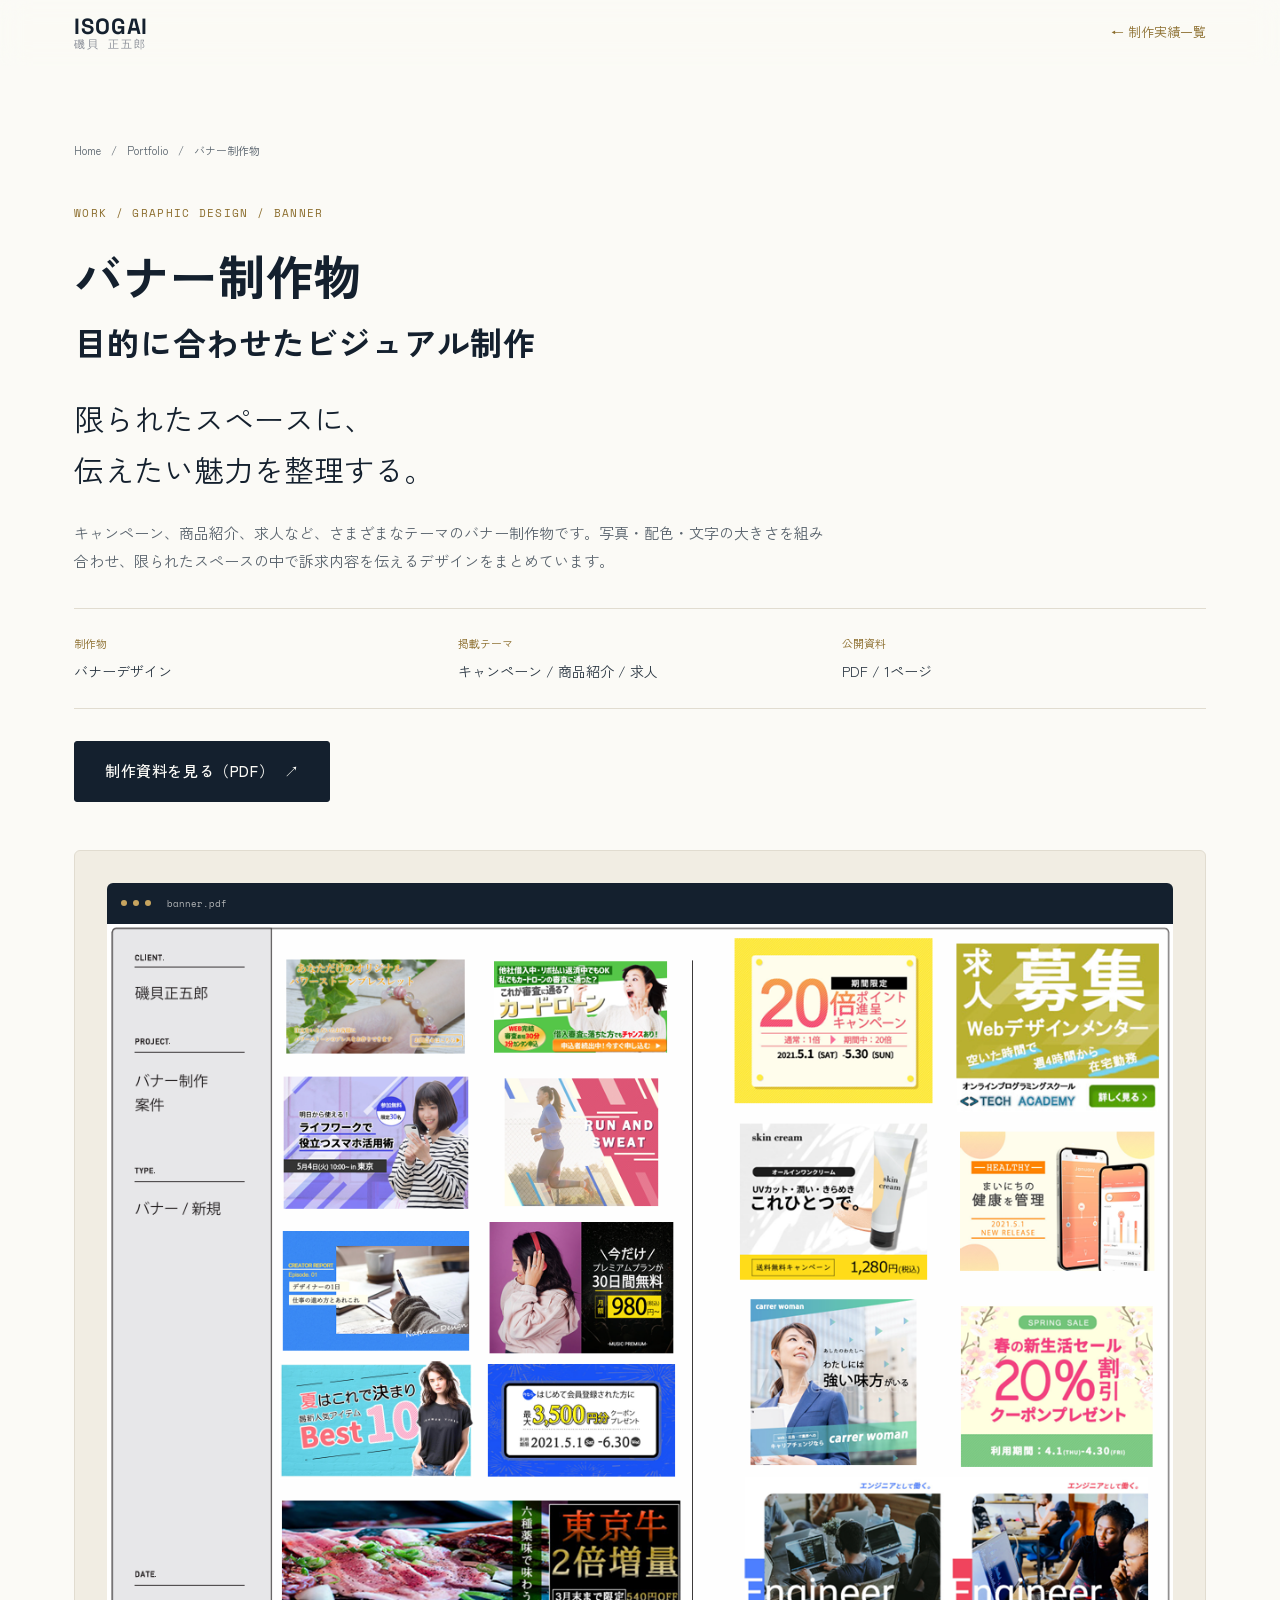
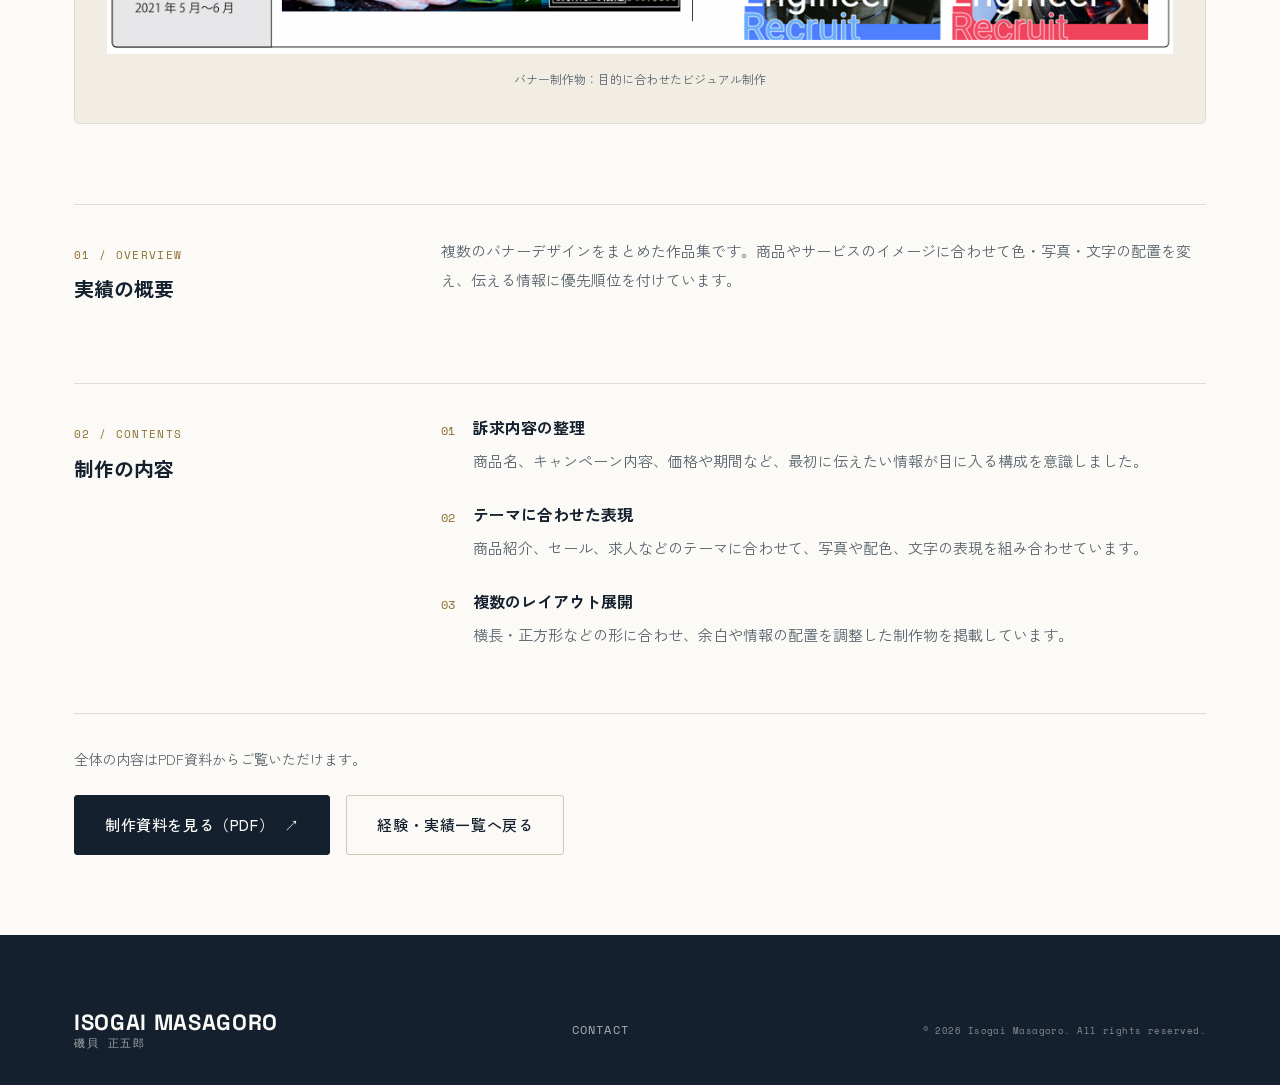
<file: works/banner-design.html>
<!DOCTYPE html>
<html lang="ja">
<head>
  <meta charset="UTF-8">
  <meta name="viewport" content="width=device-width, initial-scale=1.0">
  <meta name="format-detection" content="telephone=no">
  <title>バナー制作物 目的に合わせたビジュアル制作 | 磯貝 正五郎 Portfolio</title>
  <meta name="description" content="キャンペーン、商品紹介、求人など、さまざまなテーマのバナー制作物です。写真・配色・文字の大きさを組み合わせ、限られたスペースの中で訴求内容を伝えるデザインをまとめています。">
  <meta property="og:type" content="article">
  <meta property="og:title" content="バナー制作物 目的に合わせたビジュアル制作 | 磯貝 正五郎 Portfolio">
  <meta property="og:description" content="キャンペーン、商品紹介、求人など、さまざまなテーマのバナー制作物です。写真・配色・文字の大きさを組み合わせ、限られたスペースの中で訴求内容を伝えるデザインをまとめています。">
  <meta property="og:image" content="../assets/images/work-banner-design.png">
  <meta name="twitter:card" content="summary_large_image">
  <link rel="preconnect" href="https://fonts.googleapis.com">
  <link rel="preconnect" href="https://fonts.gstatic.com" crossorigin>
  <link href="https://fonts.googleapis.com/css2?family=Space+Grotesk:wght@400;500;600;700&family=Space+Mono:wght@400;700&family=Zen+Kaku+Gothic+New:wght@400;500;700&display=swap" rel="stylesheet">
  <link rel="stylesheet" href="../assets/css/style.css">
</head>
<body class="project-page">
  <header class="header" id="header">
    <div class="header__inner">
      <a href="../index.html" class="header__logo"><span class="header__logo-en">ISOGAI</span><span class="header__logo-jp">磯貝 正五郎</span></a>
      <a href="../index.html#portfolio" class="project-back">← 制作実績一覧</a>
    </div>
  </header>
  <main>
    <article class="project">
      <div class="section__inner">
        <nav class="project__breadcrumb" aria-label="パンくずリスト"><a href="../index.html">Home</a><span aria-hidden="true">/</span><a href="../index.html#portfolio">Portfolio</a><span aria-hidden="true">/</span><span aria-current="page">バナー制作物</span></nav>
        <header class="project__head">
          <p class="project__eyebrow">WORK / GRAPHIC DESIGN / BANNER</p>
          <h1 class="project__title">バナー制作物<span>目的に合わせたビジュアル制作</span></h1>
          <p class="project__lead">限られたスペースに、<br>伝えたい魅力を整理する。</p>
          <p class="project__intro">キャンペーン、商品紹介、求人など、さまざまなテーマのバナー制作物です。写真・配色・文字の大きさを組み合わせ、限られたスペースの中で訴求内容を伝えるデザインをまとめています。</p>
          <dl class="project__meta"><div><dt>制作物</dt><dd>バナーデザイン</dd></div><div><dt>掲載テーマ</dt><dd>キャンペーン / 商品紹介 / 求人</dd></div><div><dt>公開資料</dt><dd>PDF / 1ページ</dd></div></dl>
          <div class="project__end-actions"><a href="../assets/documents/banner.pdf" class="button button--primary" target="_blank" rel="noopener noreferrer">制作資料を見る（PDF） <span aria-hidden="true">↗</span><span class="u-visually-hidden">（新しいタブで開きます）</span></a></div>
        </header>
        <figure class="project__visual">
          <div class="work-card__browser" aria-hidden="true"><i></i><i></i><i></i><span>banner.pdf</span></div>
          <img src="../assets/images/work-banner-design.png" alt="キャンペーン、求人、商品紹介などのバナーデザインをまとめた制作物一覧" width="1201" height="823" fetchpriority="high">
          <figcaption>バナー制作物：目的に合わせたビジュアル制作</figcaption>
        </figure>
        <section class="project__section" aria-labelledby="overview-title">
          <div class="project__section-label"><span>01 / OVERVIEW</span><h2 id="overview-title">実績の概要</h2></div>
          <div class="project__section-body"><p>複数のバナーデザインをまとめた作品集です。商品やサービスのイメージに合わせて色・写真・文字の配置を変え、伝える情報に優先順位を付けています。</p></div>
        </section>
        <section class="project__section" aria-labelledby="features-title">
          <div class="project__section-label"><span>02 / CONTENTS</span><h2 id="features-title">制作の内容</h2></div>
          <div class="project__section-body"><ol class="project__features"><li><span class="project__feature-no">01</span><div><h3>訴求内容の整理</h3><p>商品名、キャンペーン内容、価格や期間など、最初に伝えたい情報が目に入る構成を意識しました。</p></div></li><li><span class="project__feature-no">02</span><div><h3>テーマに合わせた表現</h3><p>商品紹介、セール、求人などのテーマに合わせて、写真や配色、文字の表現を組み合わせています。</p></div></li><li><span class="project__feature-no">03</span><div><h3>複数のレイアウト展開</h3><p>横長・正方形などの形に合わせ、余白や情報の配置を調整した制作物を掲載しています。</p></div></li></ol></div>
        </section>
        <footer class="project__end">
          <p>全体の内容はPDF資料からご覧いただけます。</p>
          <div class="project__end-actions"><a href="../assets/documents/banner.pdf" class="button button--primary" target="_blank" rel="noopener noreferrer">制作資料を見る（PDF） <span aria-hidden="true">↗</span><span class="u-visually-hidden">（新しいタブで開きます）</span></a><a href="../index.html#portfolio" class="button button--outline">経験・実績一覧へ戻る</a></div>
        </footer>
      </div>
    </article>
  </main>
  <footer class="footer"><div class="footer__inner">
    <a href="../index.html" class="footer__logo"><span class="footer__logo-en">ISOGAI MASAGORO</span><span class="footer__logo-jp">磯貝 正五郎</span></a>
    <a href="../index.html#contact" class="footer__nav-link">Contact</a>
    <p class="footer__copy"><small>&copy; <span id="year">2026</span> Isogai Masagoro. All rights reserved.</small></p>
  </div></footer>
  <script src="../assets/js/main.js" defer></script>
</body>
</html>
</file>
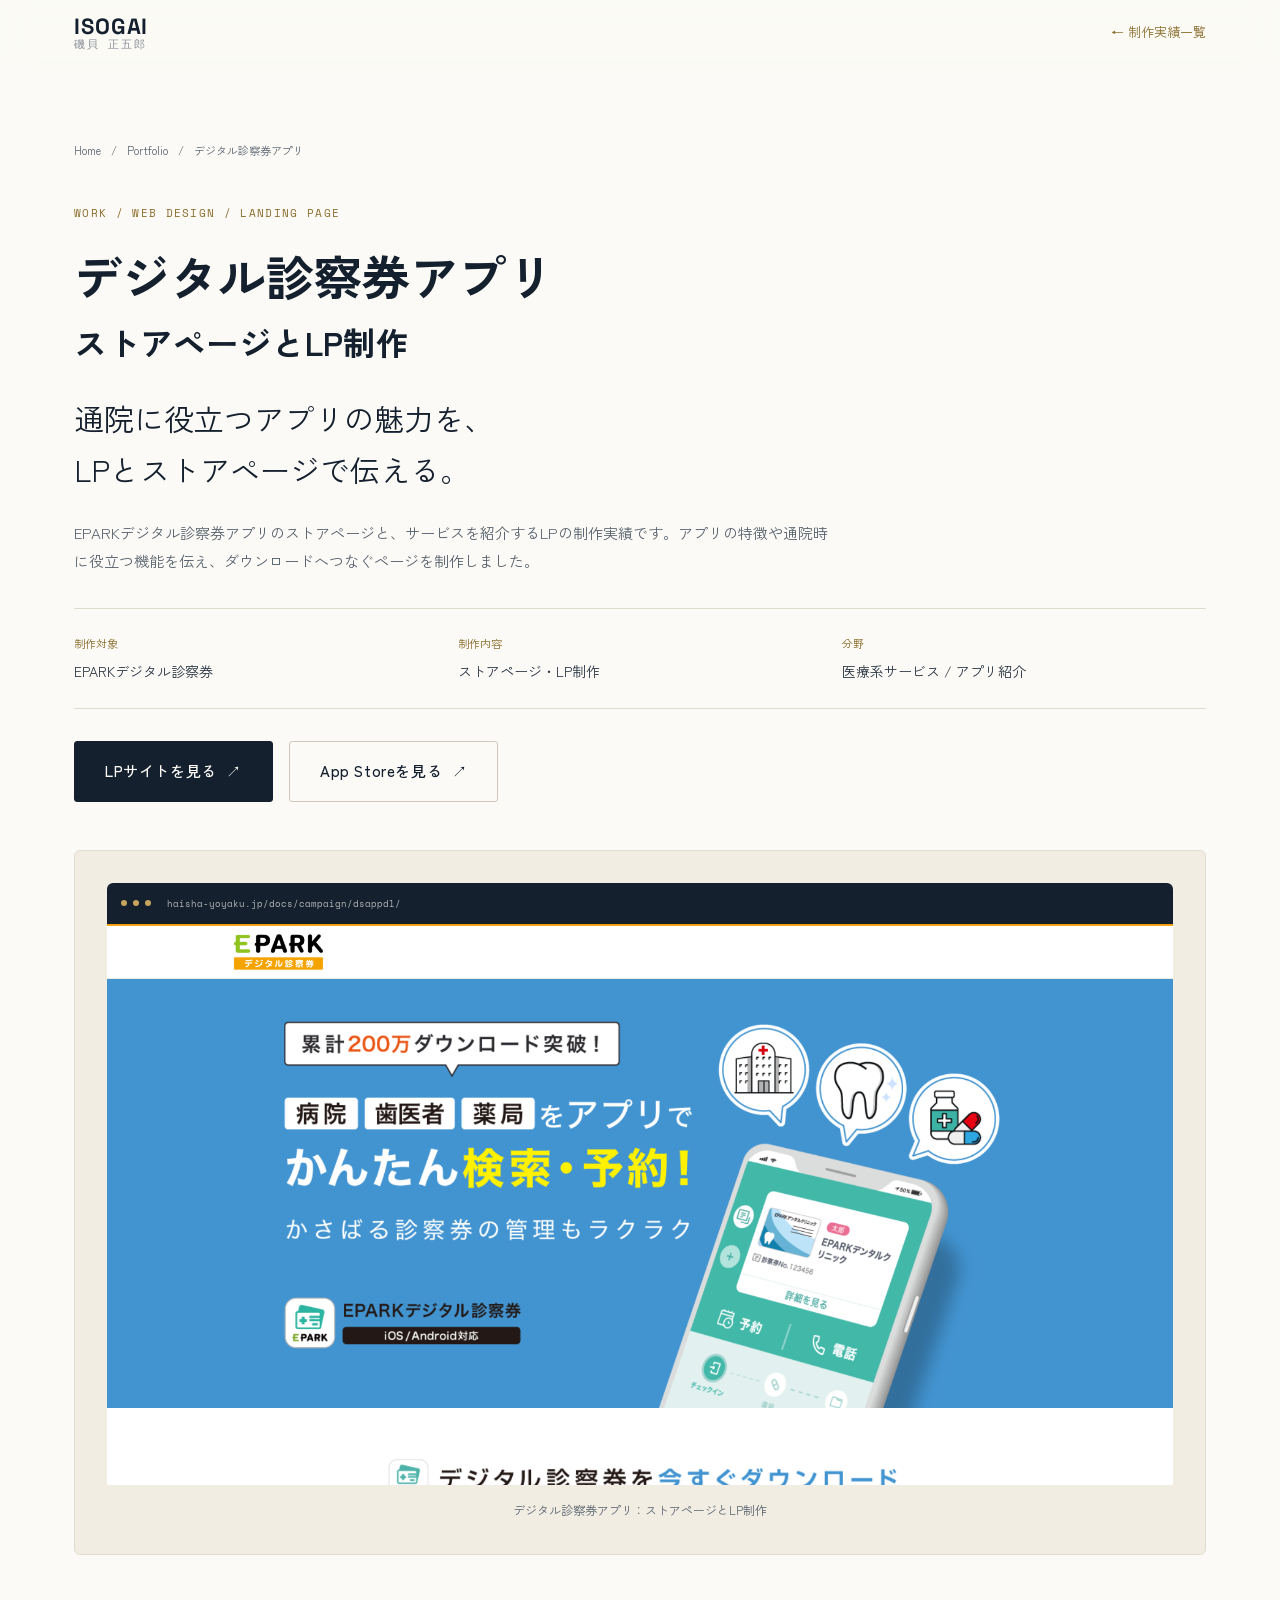
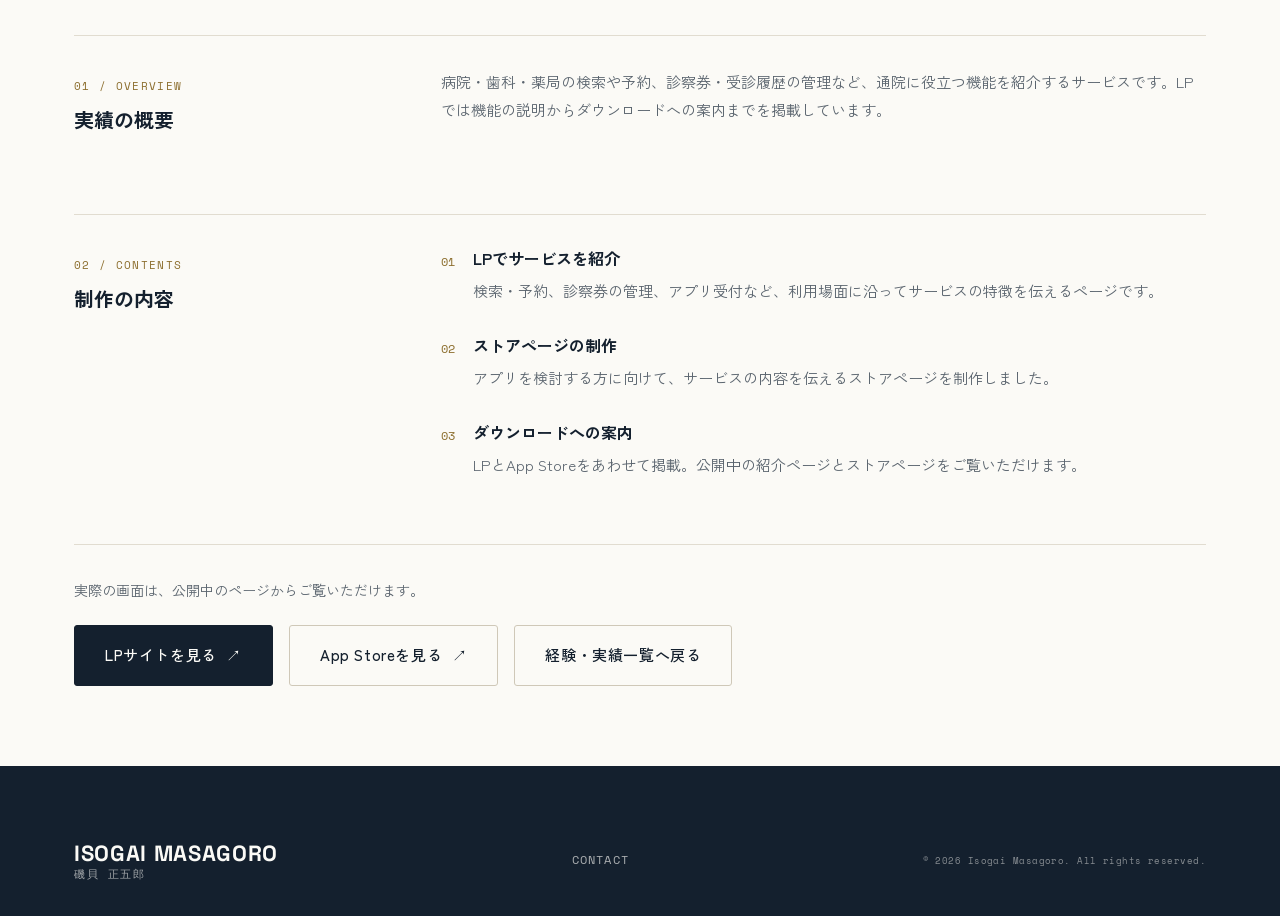
<file: works/digital-shinsatsuken.html>
<!DOCTYPE html>
<html lang="ja">
<head>
  <meta charset="UTF-8">
  <meta name="viewport" content="width=device-width, initial-scale=1.0">
  <meta name="format-detection" content="telephone=no">
  <title>デジタル診察券アプリ ストアページとLP制作 | 磯貝 正五郎 Portfolio</title>
  <meta name="description" content="EPARKデジタル診察券アプリのストアページと、サービスを紹介するLPの制作実績です。アプリの特徴や通院時に役立つ機能を伝え、ダウンロードへつなぐページを制作しました。">
  <meta property="og:type" content="article">
  <meta property="og:title" content="デジタル診察券アプリ ストアページとLP制作 | 磯貝 正五郎 Portfolio">
  <meta property="og:description" content="EPARKデジタル診察券アプリのストアページと、サービスを紹介するLPの制作実績です。アプリの特徴や通院時に役立つ機能を伝え、ダウンロードへつなぐページを制作しました。">
  <meta property="og:image" content="../assets/images/work-digital-shinsatsuken.png">
  <meta name="twitter:card" content="summary_large_image">
  <link rel="preconnect" href="https://fonts.googleapis.com">
  <link rel="preconnect" href="https://fonts.gstatic.com" crossorigin>
  <link href="https://fonts.googleapis.com/css2?family=Space+Grotesk:wght@400;500;600;700&family=Space+Mono:wght@400;700&family=Zen+Kaku+Gothic+New:wght@400;500;700&display=swap" rel="stylesheet">
  <link rel="stylesheet" href="../assets/css/style.css">
</head>
<body class="project-page">
  <header class="header" id="header">
    <div class="header__inner">
      <a href="../index.html" class="header__logo"><span class="header__logo-en">ISOGAI</span><span class="header__logo-jp">磯貝 正五郎</span></a>
      <a href="../index.html#portfolio" class="project-back">← 制作実績一覧</a>
    </div>
  </header>
  <main>
    <article class="project">
      <div class="section__inner">
        <nav class="project__breadcrumb" aria-label="パンくずリスト"><a href="../index.html">Home</a><span aria-hidden="true">/</span><a href="../index.html#portfolio">Portfolio</a><span aria-hidden="true">/</span><span aria-current="page">デジタル診察券アプリ</span></nav>
        <header class="project__head">
          <p class="project__eyebrow">WORK / WEB DESIGN / LANDING PAGE</p>
          <h1 class="project__title">デジタル診察券アプリ<span>ストアページとLP制作</span></h1>
          <p class="project__lead">通院に役立つアプリの魅力を、<br>LPとストアページで伝える。</p>
          <p class="project__intro">EPARKデジタル診察券アプリのストアページと、サービスを紹介するLPの制作実績です。アプリの特徴や通院時に役立つ機能を伝え、ダウンロードへつなぐページを制作しました。</p>
          <dl class="project__meta"><div><dt>制作対象</dt><dd>EPARKデジタル診察券</dd></div><div><dt>制作内容</dt><dd>ストアページ・LP制作</dd></div><div><dt>分野</dt><dd>医療系サービス / アプリ紹介</dd></div></dl>
          <div class="project__end-actions"><a href="https://haisha-yoyaku.jp/docs/campaign/dsappdl/" class="button button--primary" target="_blank" rel="noopener noreferrer">LPサイトを見る <span aria-hidden="true">↗</span><span class="u-visually-hidden">（新しいタブで開きます）</span></a>
<a href="https://apps.apple.com/jp/app/id984465022" class="button button--outline" target="_blank" rel="noopener noreferrer">App Storeを見る <span aria-hidden="true">↗</span><span class="u-visually-hidden">（新しいタブで開きます）</span></a></div>
        </header>
        <figure class="project__visual">
          <div class="work-card__browser" aria-hidden="true"><i></i><i></i><i></i><span>haisha-yoyaku.jp/docs/campaign/dsappdl/</span></div>
          <img src="../assets/images/work-digital-shinsatsuken.png" alt="EPARKデジタル診察券のLP。検索・予約と診察券管理を紹介するメインビジュアル" width="1881" height="990" fetchpriority="high">
          <figcaption>デジタル診察券アプリ：ストアページとLP制作</figcaption>
        </figure>
        <section class="project__section" aria-labelledby="overview-title">
          <div class="project__section-label"><span>01 / OVERVIEW</span><h2 id="overview-title">実績の概要</h2></div>
          <div class="project__section-body"><p>病院・歯科・薬局の検索や予約、診察券・受診履歴の管理など、通院に役立つ機能を紹介するサービスです。LPでは機能の説明からダウンロードへの案内までを掲載しています。</p></div>
        </section>
        <section class="project__section" aria-labelledby="features-title">
          <div class="project__section-label"><span>02 / CONTENTS</span><h2 id="features-title">制作の内容</h2></div>
          <div class="project__section-body"><ol class="project__features"><li><span class="project__feature-no">01</span><div><h3>LPでサービスを紹介</h3><p>検索・予約、診察券の管理、アプリ受付など、利用場面に沿ってサービスの特徴を伝えるページです。</p></div></li><li><span class="project__feature-no">02</span><div><h3>ストアページの制作</h3><p>アプリを検討する方に向けて、サービスの内容を伝えるストアページを制作しました。</p></div></li><li><span class="project__feature-no">03</span><div><h3>ダウンロードへの案内</h3><p>LPとApp Storeをあわせて掲載。公開中の紹介ページとストアページをご覧いただけます。</p></div></li></ol></div>
        </section>
        <footer class="project__end">
          <p>実際の画面は、公開中のページからご覧いただけます。</p>
          <div class="project__end-actions"><a href="https://haisha-yoyaku.jp/docs/campaign/dsappdl/" class="button button--primary" target="_blank" rel="noopener noreferrer">LPサイトを見る <span aria-hidden="true">↗</span><span class="u-visually-hidden">（新しいタブで開きます）</span></a>
<a href="https://apps.apple.com/jp/app/id984465022" class="button button--outline" target="_blank" rel="noopener noreferrer">App Storeを見る <span aria-hidden="true">↗</span><span class="u-visually-hidden">（新しいタブで開きます）</span></a><a href="../index.html#portfolio" class="button button--outline">経験・実績一覧へ戻る</a></div>
        </footer>
      </div>
    </article>
  </main>
  <footer class="footer"><div class="footer__inner">
    <a href="../index.html" class="footer__logo"><span class="footer__logo-en">ISOGAI MASAGORO</span><span class="footer__logo-jp">磯貝 正五郎</span></a>
    <a href="../index.html#contact" class="footer__nav-link">Contact</a>
    <p class="footer__copy"><small>&copy; <span id="year">2026</span> Isogai Masagoro. All rights reserved.</small></p>
  </div></footer>
  <script src="../assets/js/main.js" defer></script>
</body>
</html>
</file>
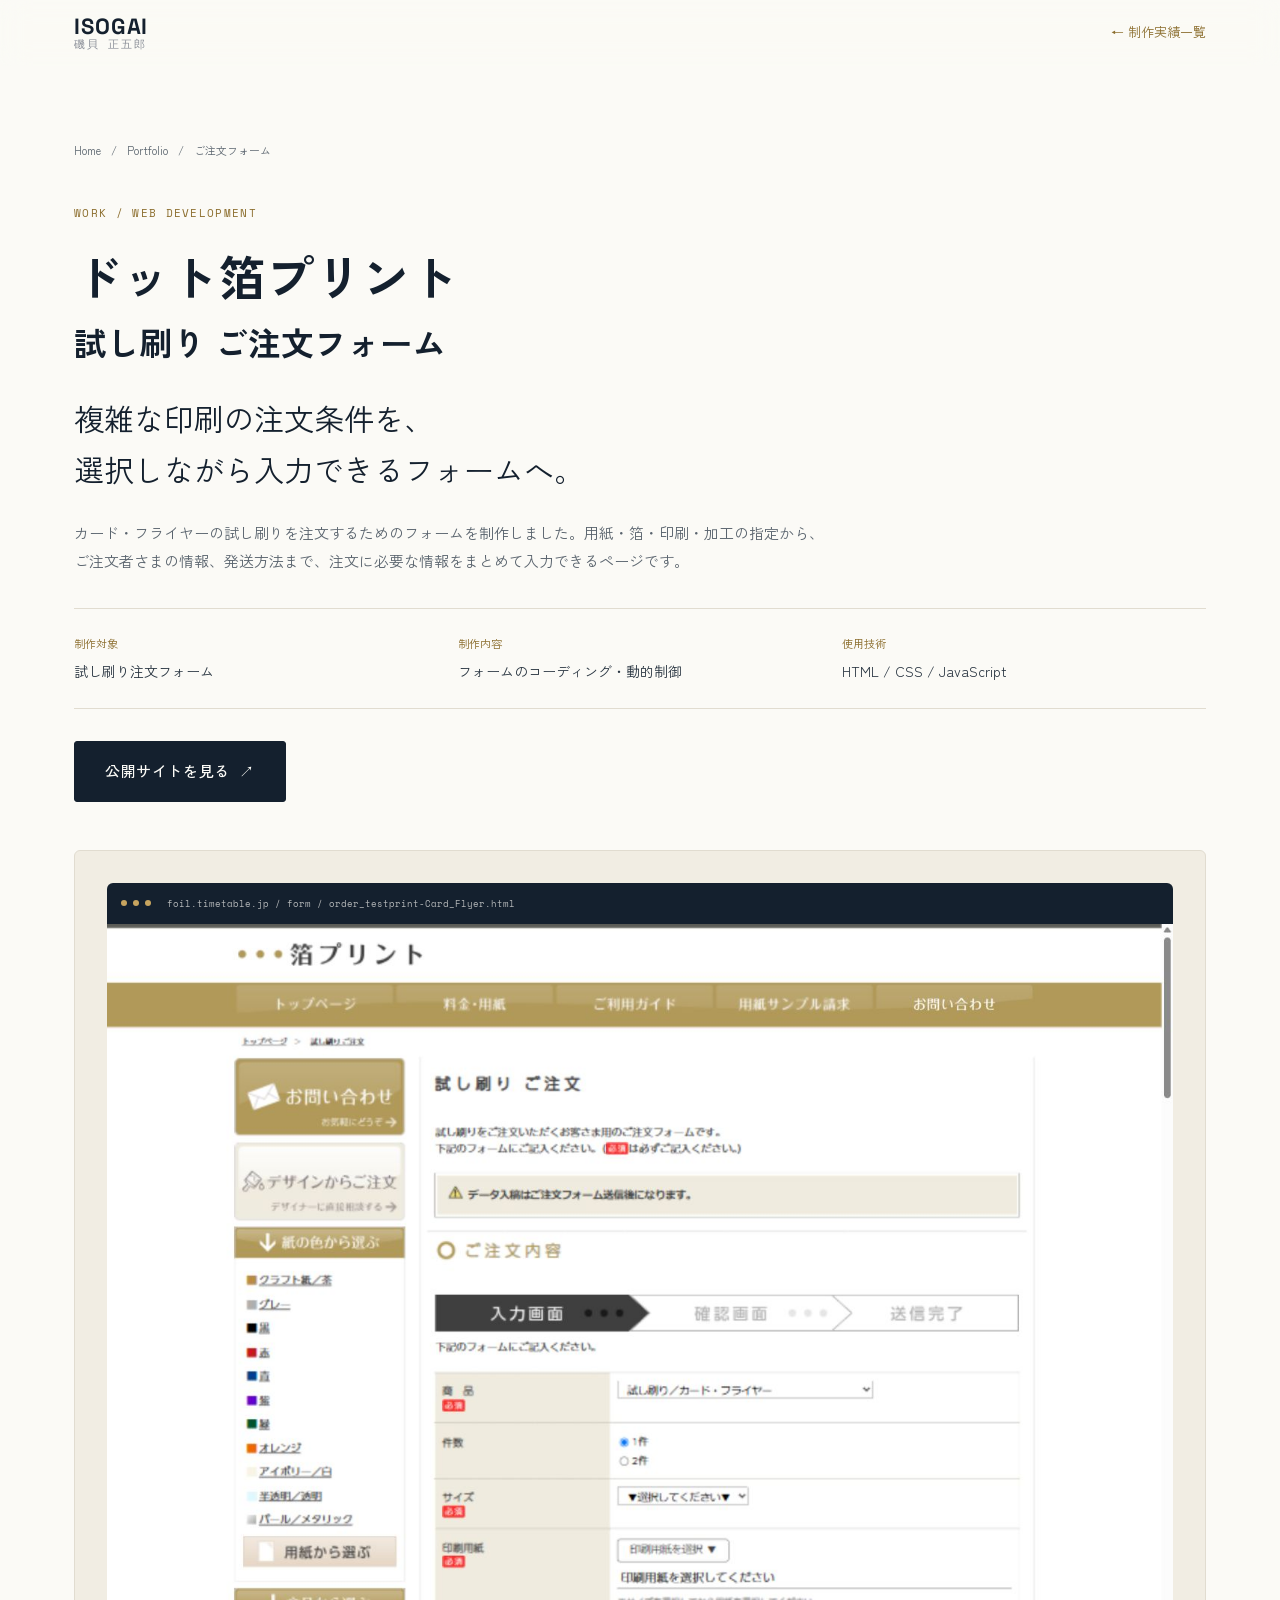
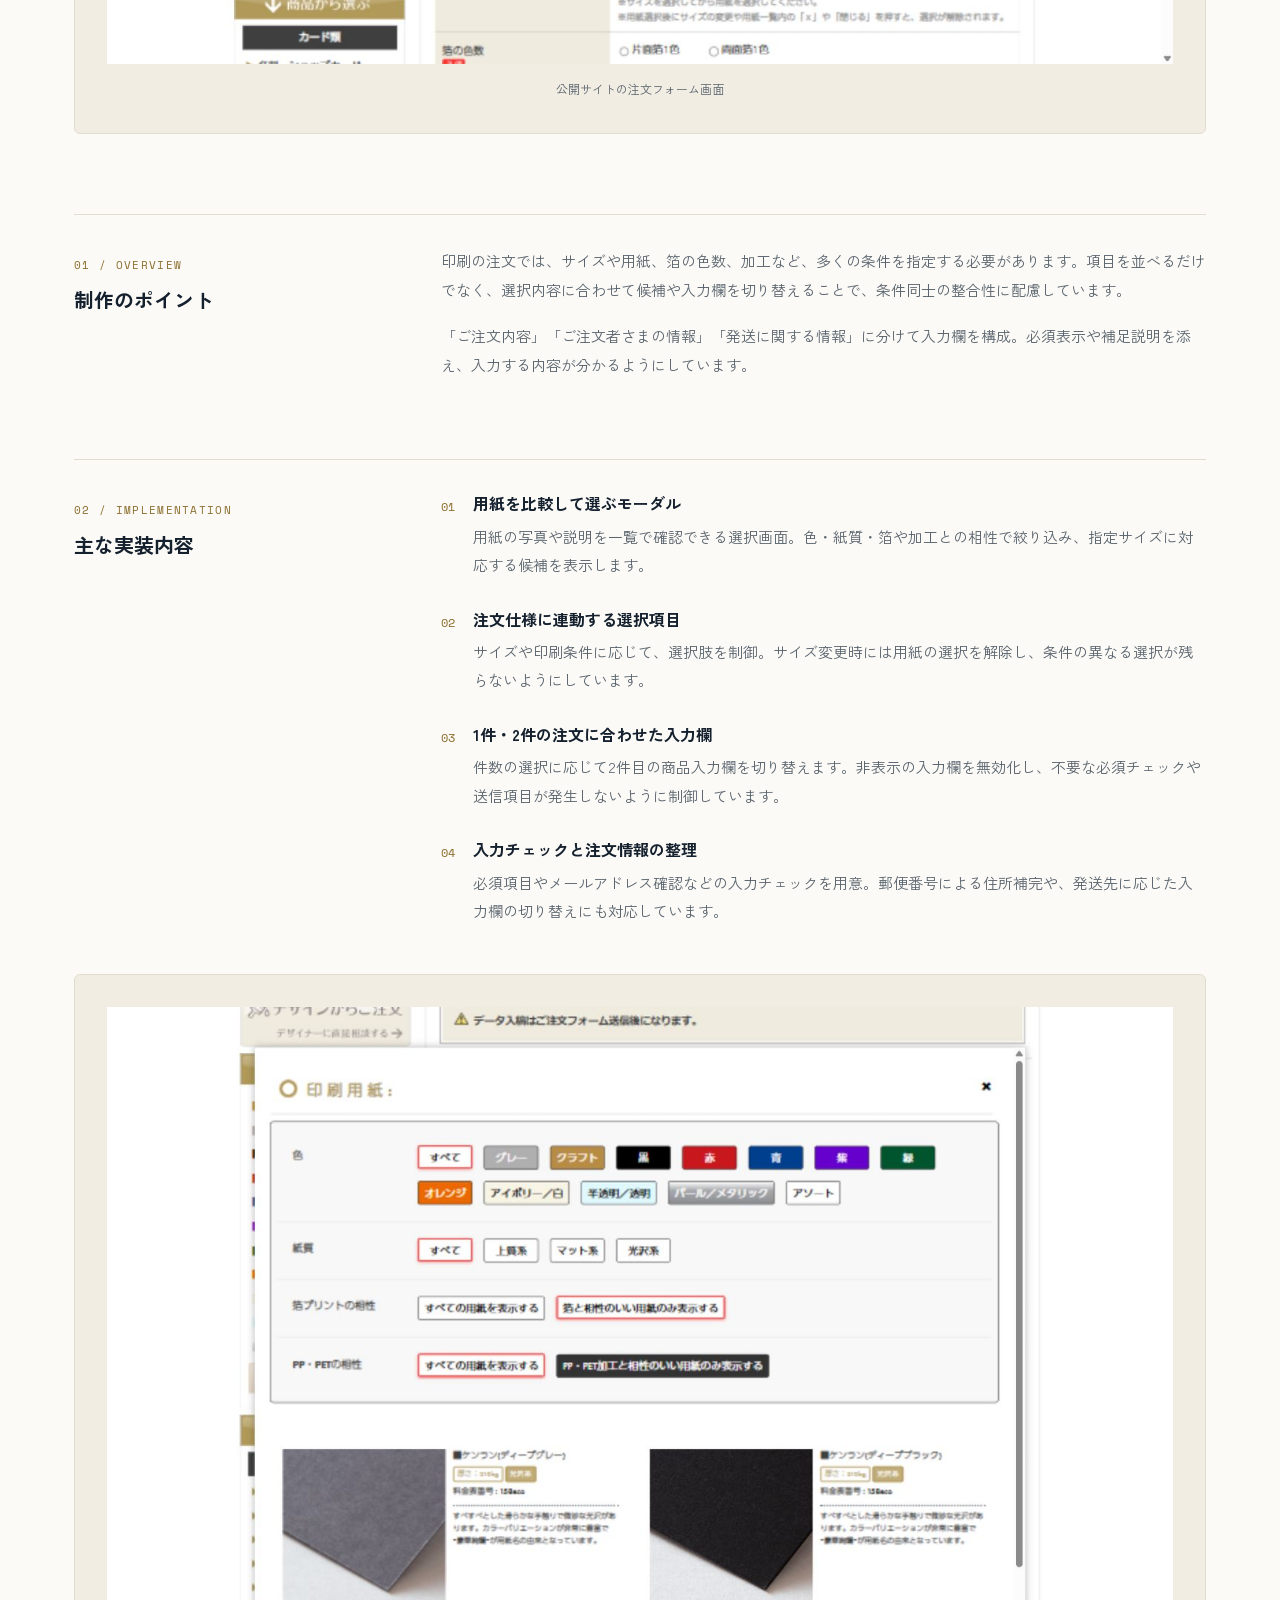
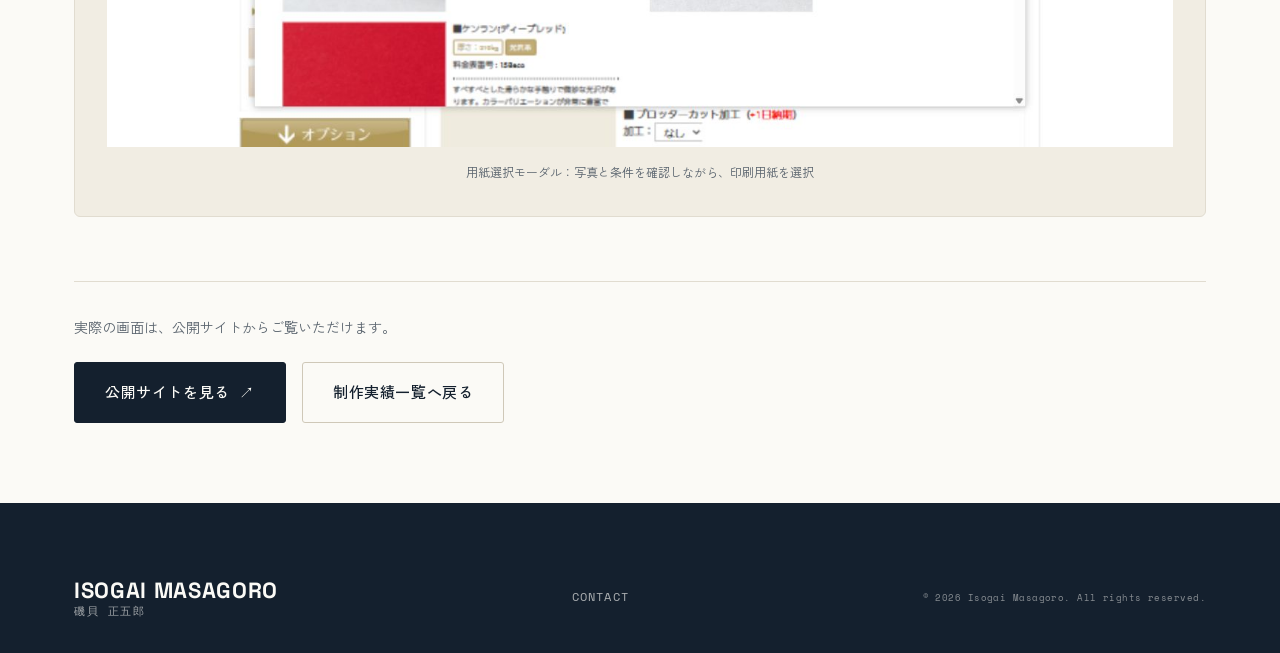
<file: works/foil-form.html>
<!DOCTYPE html>
<html lang="ja">
<head>
  <meta charset="UTF-8">
  <meta name="viewport" content="width=device-width, initial-scale=1.0">
  <meta name="format-detection" content="telephone=no">
  <title>ドット箔プリント ご注文フォーム | 磯貝 正五郎 Portfolio</title>
  <meta name="description" content="ドット箔プリントのカード・フライヤー試し刷り注文フォームの制作実績。用紙選択モーダル、注文仕様に応じた項目切り替え、入力チェックの実装をご紹介します。">
  <meta property="og:type" content="article">
  <meta property="og:title" content="ドット箔プリント ご注文フォーム | 磯貝 正五郎 Portfolio">
  <meta property="og:description" content="複雑な印刷の注文条件を、選択しながら入力できるフォームへ。">
  <meta property="og:image" content="../assets/images/work-foil-form.jpg">
  <meta name="twitter:card" content="summary_large_image">
  <link rel="preconnect" href="https://fonts.googleapis.com">
  <link rel="preconnect" href="https://fonts.gstatic.com" crossorigin>
  <link href="https://fonts.googleapis.com/css2?family=Space+Grotesk:wght@400;500;600;700&family=Space+Mono:wght@400;700&family=Zen+Kaku+Gothic+New:wght@400;500;700&display=swap" rel="stylesheet">
  <link rel="stylesheet" href="../assets/css/style.css">
</head>
<body class="project-page">
  <header class="header" id="header">
    <div class="header__inner">
      <a href="../index.html" class="header__logo"><span class="header__logo-en">ISOGAI</span><span class="header__logo-jp">磯貝 正五郎</span></a>
      <a href="../index.html#portfolio" class="project-back">← 制作実績一覧</a>
    </div>
  </header>
  <main>
    <article class="project">
      <div class="section__inner">
        <nav class="project__breadcrumb" aria-label="パンくずリスト"><a href="../index.html">Home</a><span aria-hidden="true">/</span><a href="../index.html#portfolio">Portfolio</a><span aria-hidden="true">/</span><span aria-current="page">ご注文フォーム</span></nav>
        <header class="project__head">
          <p class="project__eyebrow">WORK / WEB DEVELOPMENT</p>
          <h1 class="project__title">ドット箔プリント<span>試し刷り ご注文フォーム</span></h1>
          <p class="project__lead">複雑な印刷の注文条件を、<br>選択しながら入力できるフォームへ。</p>
          <p class="project__intro">カード・フライヤーの試し刷りを注文するためのフォームを制作しました。用紙・箔・印刷・加工の指定から、ご注文者さまの情報、発送方法まで、注文に必要な情報をまとめて入力できるページです。</p>
          <dl class="project__meta">
            <div><dt>制作対象</dt><dd>試し刷り注文フォーム</dd></div>
            <div><dt>制作内容</dt><dd>フォームのコーディング・動的制御</dd></div>
            <div><dt>使用技術</dt><dd>HTML / CSS / JavaScript</dd></div>
          </dl>
          <a href="https://foil.timetable.jp/form/order_testprint-Card_Flyer.html" class="button button--primary" target="_blank" rel="noopener noreferrer">公開サイトを見る <span aria-hidden="true">↗</span><span class="u-visually-hidden">（新しいタブで開きます）</span></a>
        </header>
        <figure class="project__visual">
          <div class="work-card__browser" aria-hidden="true"><i></i><i></i><i></i><span>foil.timetable.jp / form / order_testprint-Card_Flyer.html</span></div>
          <img src="../assets/images/work-foil-form.jpg" alt="公開中の試し刷り注文フォーム。左にサイトメニュー、右に商品やサイズ、印刷用紙の入力欄が並ぶ" width="1440" height="1000" fetchpriority="high">
          <figcaption>公開サイトの注文フォーム画面</figcaption>
        </figure>
        <section class="project__section" aria-labelledby="overview-title">
          <div class="project__section-label"><span>01 / OVERVIEW</span><h2 id="overview-title">制作のポイント</h2></div>
          <div class="project__section-body">
            <p>印刷の注文では、サイズや用紙、箔の色数、加工など、多くの条件を指定する必要があります。項目を並べるだけでなく、選択内容に合わせて候補や入力欄を切り替えることで、条件同士の整合性に配慮しています。</p>
            <p>「ご注文内容」「ご注文者さまの情報」「発送に関する情報」に分けて入力欄を構成。必須表示や補足説明を添え、入力する内容が分かるようにしています。</p>
          </div>
        </section>
        <section class="project__section" aria-labelledby="features-title">
          <div class="project__section-label"><span>02 / IMPLEMENTATION</span><h2 id="features-title">主な実装内容</h2></div>
          <div class="project__section-body">
            <ol class="project__features">
              <li><span class="project__feature-no">01</span><div><h3>用紙を比較して選ぶモーダル</h3><p>用紙の写真や説明を一覧で確認できる選択画面。色・紙質・箔や加工との相性で絞り込み、指定サイズに対応する候補を表示します。</p></div></li>
              <li><span class="project__feature-no">02</span><div><h3>注文仕様に連動する選択項目</h3><p>サイズや印刷条件に応じて、選択肢を制御。サイズ変更時には用紙の選択を解除し、条件の異なる選択が残らないようにしています。</p></div></li>
              <li><span class="project__feature-no">03</span><div><h3>1件・2件の注文に合わせた入力欄</h3><p>件数の選択に応じて2件目の商品入力欄を切り替えます。非表示の入力欄を無効化し、不要な必須チェックや送信項目が発生しないように制御しています。</p></div></li>
              <li><span class="project__feature-no">04</span><div><h3>入力チェックと注文情報の整理</h3><p>必須項目やメールアドレス確認などの入力チェックを用意。郵便番号による住所補完や、発送先に応じた入力欄の切り替えにも対応しています。</p></div></li>
            </ol>
          </div>
        </section>
        <figure class="project__visual project__visual--secondary">
          <img src="../assets/images/work-foil-paper.jpg" alt="印刷用紙選択モーダル。色・紙質・加工との相性による絞り込みと、用紙の写真・説明を表示" width="1440" height="1000" loading="lazy">
          <figcaption>用紙選択モーダル：写真と条件を確認しながら、印刷用紙を選択</figcaption>
        </figure>
        <footer class="project__end">
          <p>実際の画面は、公開サイトからご覧いただけます。</p>
          <div class="project__end-actions">
            <a href="https://foil.timetable.jp/form/order_testprint-Card_Flyer.html" class="button button--primary" target="_blank" rel="noopener noreferrer">公開サイトを見る <span aria-hidden="true">↗</span><span class="u-visually-hidden">（新しいタブで開きます）</span></a>
            <a href="../index.html#portfolio" class="button button--outline">制作実績一覧へ戻る</a>
          </div>
        </footer>
      </div>
    </article>
  </main>
  <footer class="footer"><div class="footer__inner">
    <a href="../index.html" class="footer__logo"><span class="footer__logo-en">ISOGAI MASAGORO</span><span class="footer__logo-jp">磯貝 正五郎</span></a>
    <a href="../index.html#contact" class="footer__nav-link">Contact</a>
    <p class="footer__copy"><small>&copy; <span id="year">2026</span> Isogai Masagoro. All rights reserved.</small></p>
  </div></footer>
  <script src="../assets/js/main.js" defer></script>
</body>
</html>
</file>
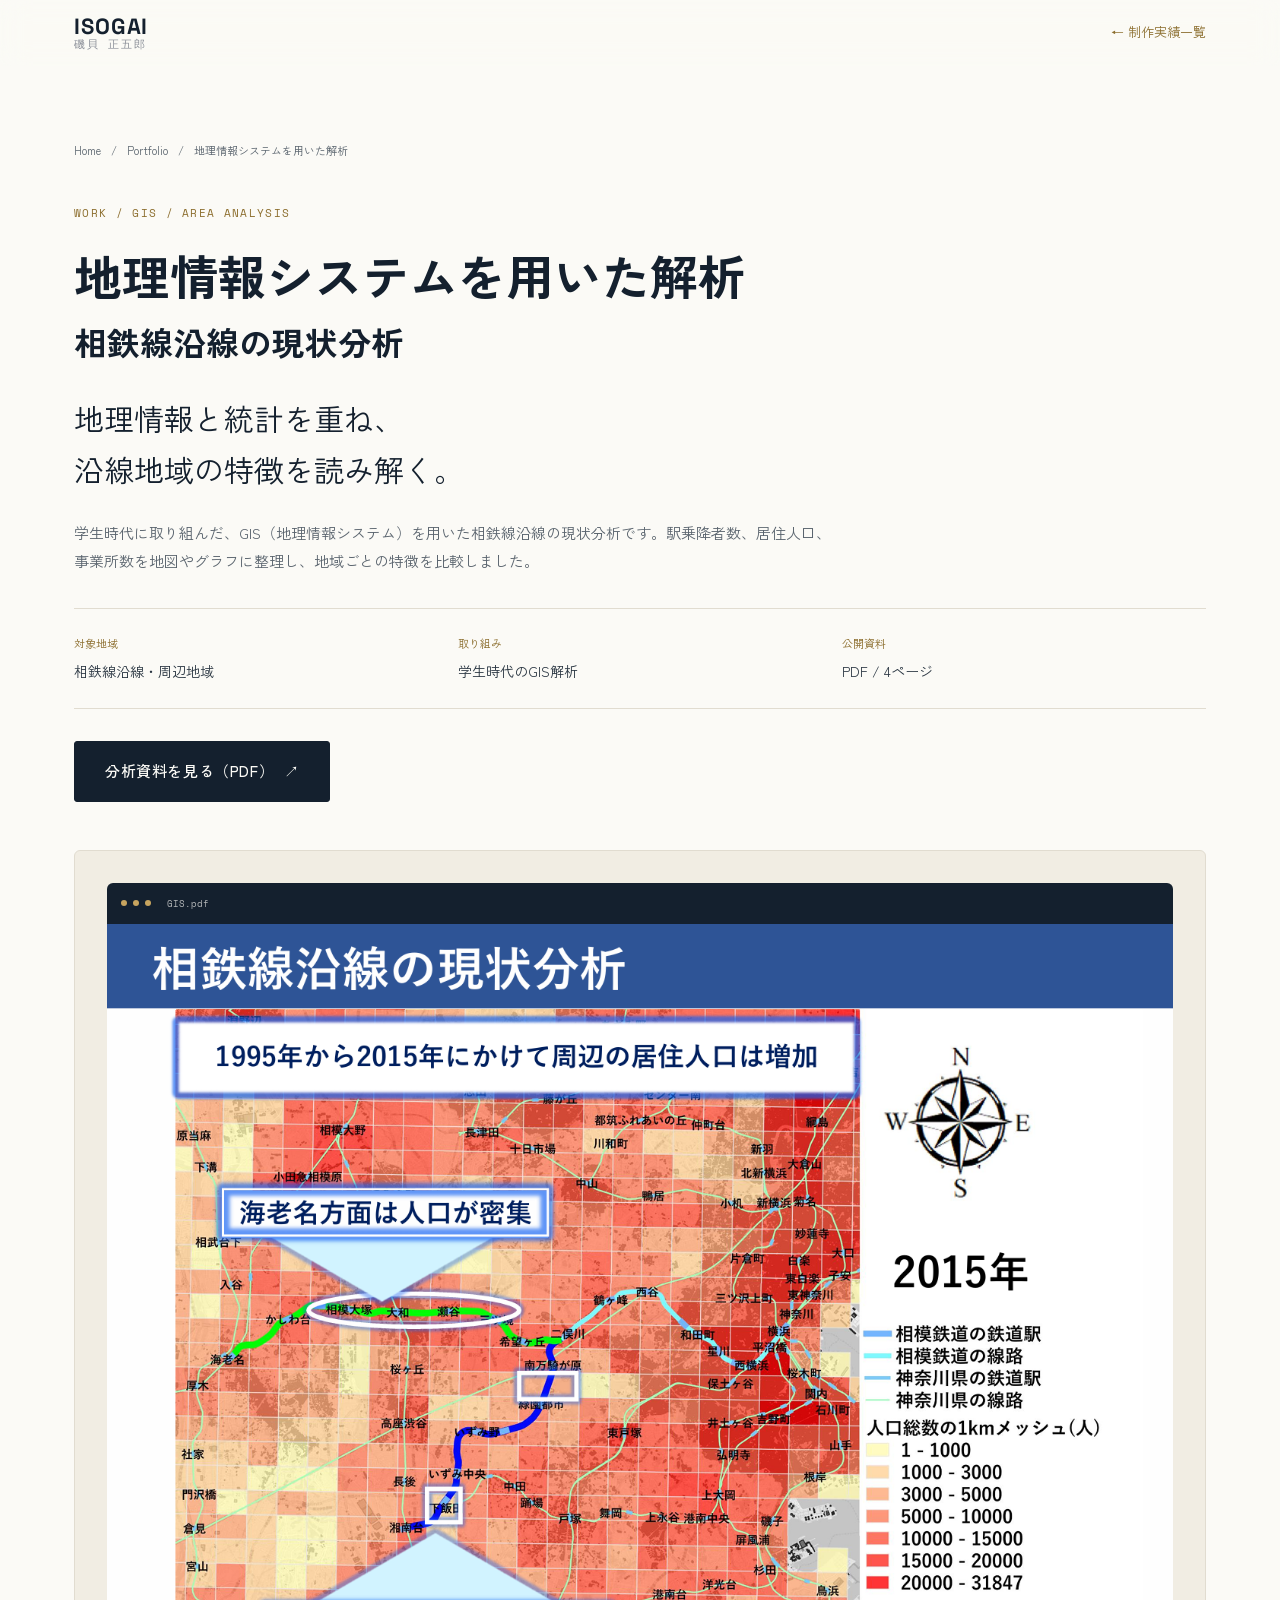
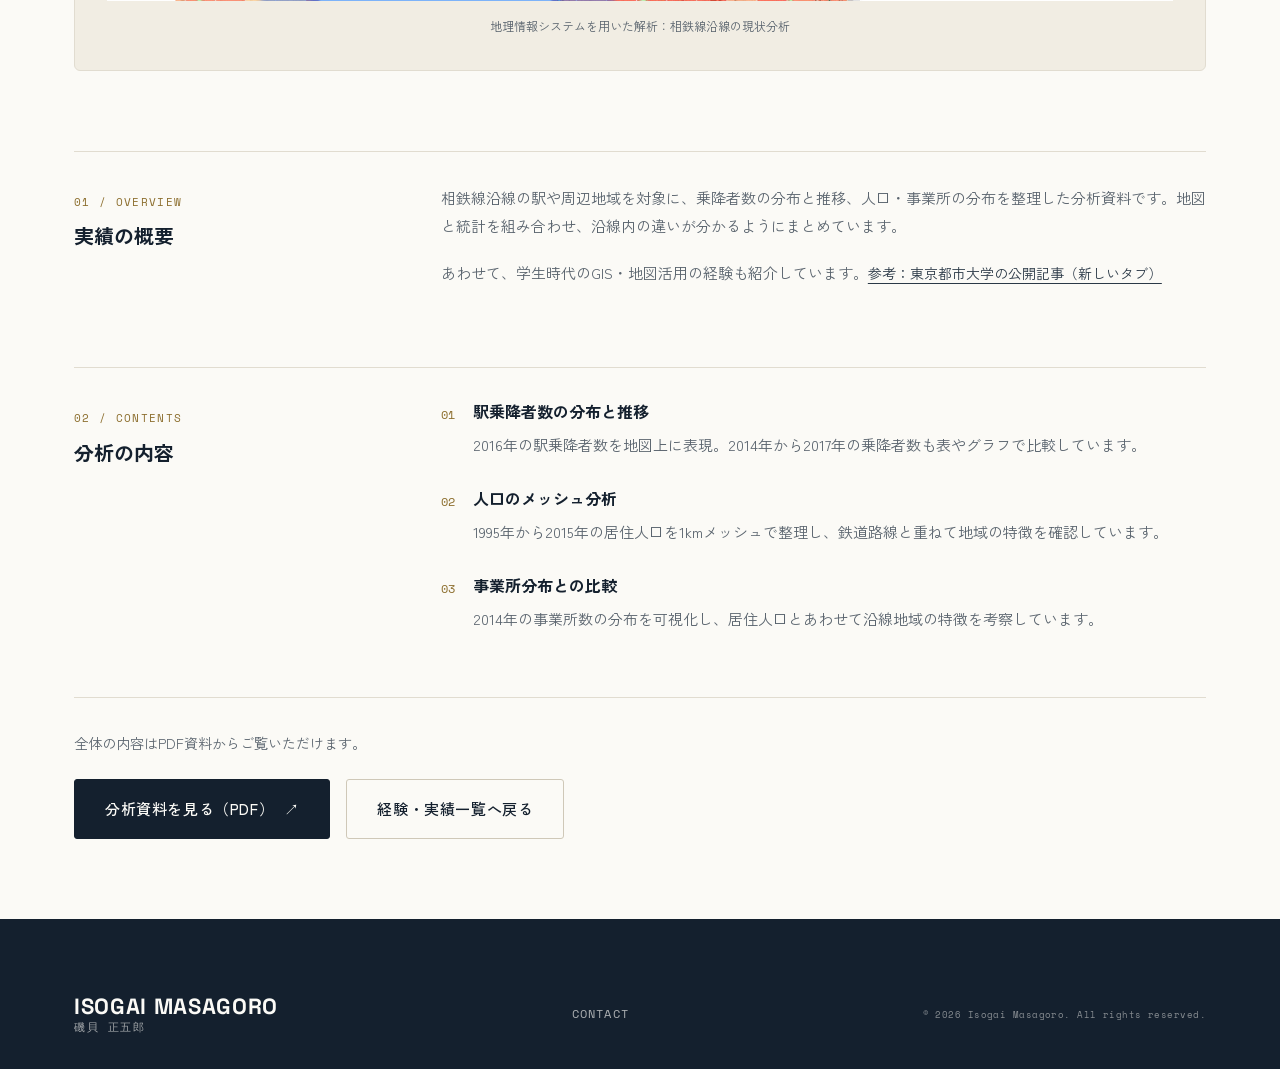
<file: works/gis-analysis.html>
<!DOCTYPE html>
<html lang="ja">
<head>
  <meta charset="UTF-8">
  <meta name="viewport" content="width=device-width, initial-scale=1.0">
  <meta name="format-detection" content="telephone=no">
  <title>地理情報システムを用いた解析 相鉄線沿線の現状分析 | 磯貝 正五郎 Portfolio</title>
  <meta name="description" content="学生時代に取り組んだ、GIS（地理情報システム）を用いた相鉄線沿線の現状分析です。駅乗降者数、居住人口、事業所数を地図やグラフに整理し、地域ごとの特徴を比較しました。">
  <meta property="og:type" content="article">
  <meta property="og:title" content="地理情報システムを用いた解析 相鉄線沿線の現状分析 | 磯貝 正五郎 Portfolio">
  <meta property="og:description" content="学生時代に取り組んだ、GIS（地理情報システム）を用いた相鉄線沿線の現状分析です。駅乗降者数、居住人口、事業所数を地図やグラフに整理し、地域ごとの特徴を比較しました。">
  <meta property="og:image" content="../assets/images/work-gis-analysis.png">
  <meta name="twitter:card" content="summary_large_image">
  <link rel="preconnect" href="https://fonts.googleapis.com">
  <link rel="preconnect" href="https://fonts.gstatic.com" crossorigin>
  <link href="https://fonts.googleapis.com/css2?family=Space+Grotesk:wght@400;500;600;700&family=Space+Mono:wght@400;700&family=Zen+Kaku+Gothic+New:wght@400;500;700&display=swap" rel="stylesheet">
  <link rel="stylesheet" href="../assets/css/style.css">
</head>
<body class="project-page">
  <header class="header" id="header">
    <div class="header__inner">
      <a href="../index.html" class="header__logo"><span class="header__logo-en">ISOGAI</span><span class="header__logo-jp">磯貝 正五郎</span></a>
      <a href="../index.html#portfolio" class="project-back">← 制作実績一覧</a>
    </div>
  </header>
  <main>
    <article class="project">
      <div class="section__inner">
        <nav class="project__breadcrumb" aria-label="パンくずリスト"><a href="../index.html">Home</a><span aria-hidden="true">/</span><a href="../index.html#portfolio">Portfolio</a><span aria-hidden="true">/</span><span aria-current="page">地理情報システムを用いた解析</span></nav>
        <header class="project__head">
          <p class="project__eyebrow">WORK / GIS / AREA ANALYSIS</p>
          <h1 class="project__title">地理情報システムを用いた解析<span>相鉄線沿線の現状分析</span></h1>
          <p class="project__lead">地理情報と統計を重ね、<br>沿線地域の特徴を読み解く。</p>
          <p class="project__intro">学生時代に取り組んだ、GIS（地理情報システム）を用いた相鉄線沿線の現状分析です。駅乗降者数、居住人口、事業所数を地図やグラフに整理し、地域ごとの特徴を比較しました。</p>
          <dl class="project__meta"><div><dt>対象地域</dt><dd>相鉄線沿線・周辺地域</dd></div><div><dt>取り組み</dt><dd>学生時代のGIS解析</dd></div><div><dt>公開資料</dt><dd>PDF / 4ページ</dd></div></dl>
          <div class="project__end-actions"><a href="../assets/documents/GIS.pdf" class="button button--primary" target="_blank" rel="noopener noreferrer">分析資料を見る（PDF） <span aria-hidden="true">↗</span><span class="u-visually-hidden">（新しいタブで開きます）</span></a></div>
        </header>
        <figure class="project__visual">
          <div class="work-card__browser" aria-hidden="true"><i></i><i></i><i></i><span>GIS.pdf</span></div>
          <img src="../assets/images/work-gis-analysis.png" alt="相鉄線沿線の居住人口を1kmメッシュで色分けし、鉄道路線と重ねた分析図" width="1402" height="891" fetchpriority="high">
          <figcaption>地理情報システムを用いた解析：相鉄線沿線の現状分析</figcaption>
        </figure>
        <section class="project__section" aria-labelledby="overview-title">
          <div class="project__section-label"><span>01 / OVERVIEW</span><h2 id="overview-title">実績の概要</h2></div>
          <div class="project__section-body"><p>相鉄線沿線の駅や周辺地域を対象に、乗降者数の分布と推移、人口・事業所の分布を整理した分析資料です。地図と統計を組み合わせ、沿線内の違いが分かるようにまとめています。</p><p>あわせて、学生時代のGIS・地図活用の経験も紹介しています。<a class="work-card__source" href="https://www.chiiki.tcu.ac.jp/report/20190117-3905.php" target="_blank" rel="noopener noreferrer">参考：東京都市大学の公開記事（新しいタブ）</a></p></div>
        </section>
        <section class="project__section" aria-labelledby="features-title">
          <div class="project__section-label"><span>02 / CONTENTS</span><h2 id="features-title">分析の内容</h2></div>
          <div class="project__section-body"><ol class="project__features"><li><span class="project__feature-no">01</span><div><h3>駅乗降者数の分布と推移</h3><p>2016年の駅乗降者数を地図上に表現。2014年から2017年の乗降者数も表やグラフで比較しています。</p></div></li><li><span class="project__feature-no">02</span><div><h3>人口のメッシュ分析</h3><p>1995年から2015年の居住人口を1kmメッシュで整理し、鉄道路線と重ねて地域の特徴を確認しています。</p></div></li><li><span class="project__feature-no">03</span><div><h3>事業所分布との比較</h3><p>2014年の事業所数の分布を可視化し、居住人口とあわせて沿線地域の特徴を考察しています。</p></div></li></ol></div>
        </section>
        <footer class="project__end">
          <p>全体の内容はPDF資料からご覧いただけます。</p>
          <div class="project__end-actions"><a href="../assets/documents/GIS.pdf" class="button button--primary" target="_blank" rel="noopener noreferrer">分析資料を見る（PDF） <span aria-hidden="true">↗</span><span class="u-visually-hidden">（新しいタブで開きます）</span></a><a href="../index.html#portfolio" class="button button--outline">経験・実績一覧へ戻る</a></div>
        </footer>
      </div>
    </article>
  </main>
  <footer class="footer"><div class="footer__inner">
    <a href="../index.html" class="footer__logo"><span class="footer__logo-en">ISOGAI MASAGORO</span><span class="footer__logo-jp">磯貝 正五郎</span></a>
    <a href="../index.html#contact" class="footer__nav-link">Contact</a>
    <p class="footer__copy"><small>&copy; <span id="year">2026</span> Isogai Masagoro. All rights reserved.</small></p>
  </div></footer>
  <script src="../assets/js/main.js" defer></script>
</body>
</html>
</file>
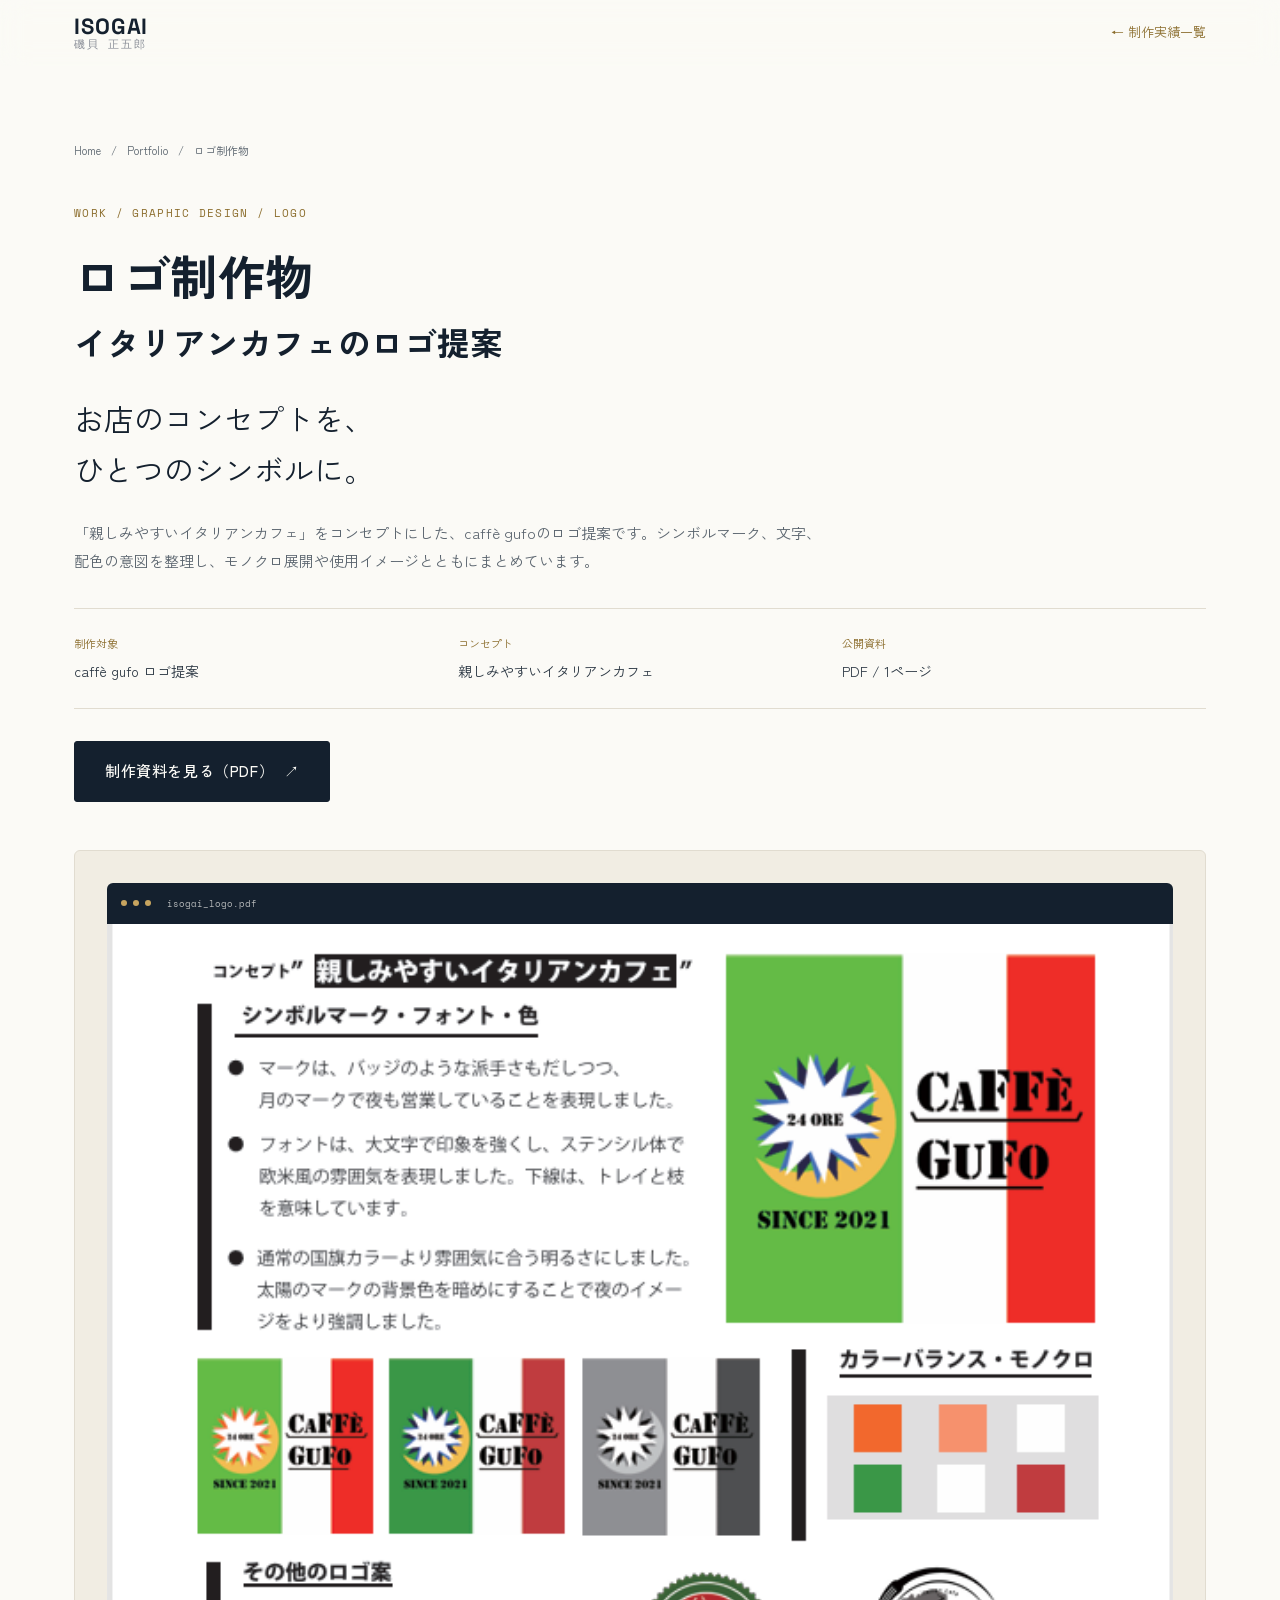
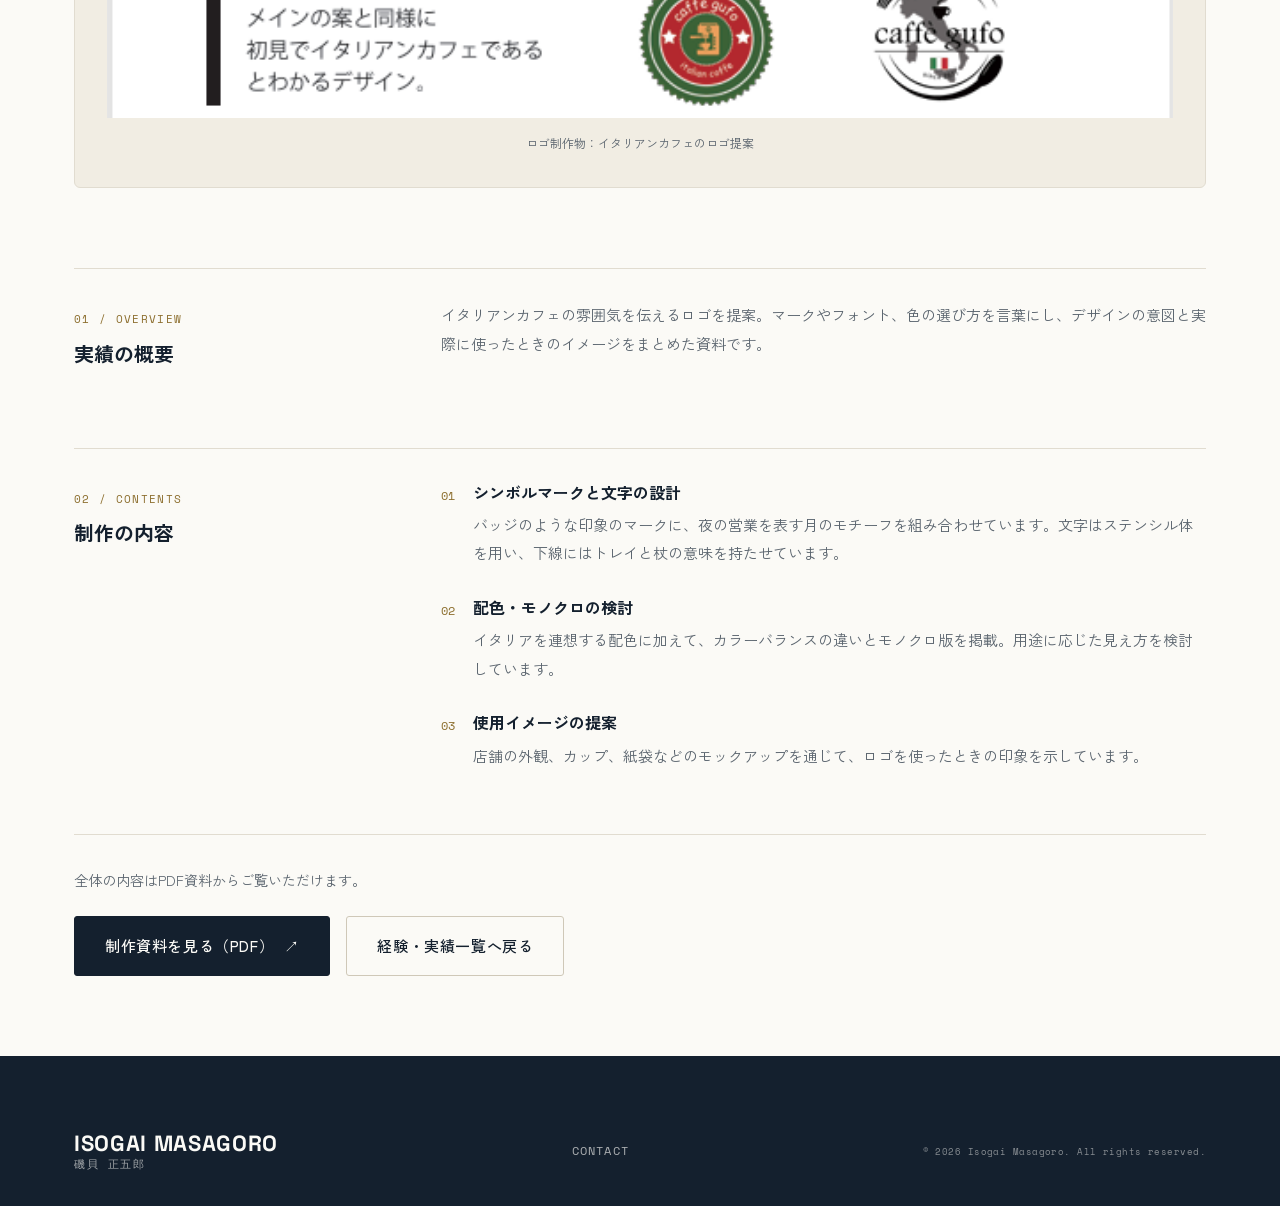
<file: works/logo-design.html>
<!DOCTYPE html>
<html lang="ja">
<head>
  <meta charset="UTF-8">
  <meta name="viewport" content="width=device-width, initial-scale=1.0">
  <meta name="format-detection" content="telephone=no">
  <title>ロゴ制作物 イタリアンカフェのロゴ提案 | 磯貝 正五郎 Portfolio</title>
  <meta name="description" content="「親しみやすいイタリアンカフェ」をコンセプトにした、caffè gufoのロゴ提案です。シンボルマーク、文字、配色の意図を整理し、モノクロ展開や使用イメージとともにまとめています。">
  <meta property="og:type" content="article">
  <meta property="og:title" content="ロゴ制作物 イタリアンカフェのロゴ提案 | 磯貝 正五郎 Portfolio">
  <meta property="og:description" content="「親しみやすいイタリアンカフェ」をコンセプトにした、caffè gufoのロゴ提案です。シンボルマーク、文字、配色の意図を整理し、モノクロ展開や使用イメージとともにまとめています。">
  <meta property="og:image" content="../assets/images/work-logo-design.png">
  <meta name="twitter:card" content="summary_large_image">
  <link rel="preconnect" href="https://fonts.googleapis.com">
  <link rel="preconnect" href="https://fonts.gstatic.com" crossorigin>
  <link href="https://fonts.googleapis.com/css2?family=Space+Grotesk:wght@400;500;600;700&family=Space+Mono:wght@400;700&family=Zen+Kaku+Gothic+New:wght@400;500;700&display=swap" rel="stylesheet">
  <link rel="stylesheet" href="../assets/css/style.css">
</head>
<body class="project-page">
  <header class="header" id="header">
    <div class="header__inner">
      <a href="../index.html" class="header__logo"><span class="header__logo-en">ISOGAI</span><span class="header__logo-jp">磯貝 正五郎</span></a>
      <a href="../index.html#portfolio" class="project-back">← 制作実績一覧</a>
    </div>
  </header>
  <main>
    <article class="project">
      <div class="section__inner">
        <nav class="project__breadcrumb" aria-label="パンくずリスト"><a href="../index.html">Home</a><span aria-hidden="true">/</span><a href="../index.html#portfolio">Portfolio</a><span aria-hidden="true">/</span><span aria-current="page">ロゴ制作物</span></nav>
        <header class="project__head">
          <p class="project__eyebrow">WORK / GRAPHIC DESIGN / LOGO</p>
          <h1 class="project__title">ロゴ制作物<span>イタリアンカフェのロゴ提案</span></h1>
          <p class="project__lead">お店のコンセプトを、<br>ひとつのシンボルに。</p>
          <p class="project__intro">「親しみやすいイタリアンカフェ」をコンセプトにした、caffè gufoのロゴ提案です。シンボルマーク、文字、配色の意図を整理し、モノクロ展開や使用イメージとともにまとめています。</p>
          <dl class="project__meta"><div><dt>制作対象</dt><dd>caffè gufo ロゴ提案</dd></div><div><dt>コンセプト</dt><dd>親しみやすいイタリアンカフェ</dd></div><div><dt>公開資料</dt><dd>PDF / 1ページ</dd></div></dl>
          <div class="project__end-actions"><a href="../assets/documents/isogai_logo.pdf" class="button button--primary" target="_blank" rel="noopener noreferrer">制作資料を見る（PDF） <span aria-hidden="true">↗</span><span class="u-visually-hidden">（新しいタブで開きます）</span></a></div>
        </header>
        <figure class="project__visual">
          <div class="work-card__browser" aria-hidden="true"><i></i><i></i><i></i><span>isogai_logo.pdf</span></div>
          <img src="../assets/images/work-logo-design.png" alt="イタリアンカフェのロゴ提案。シンボルマーク、配色、モノクロ展開、別案を掲載" width="601" height="448" fetchpriority="high">
          <figcaption>ロゴ制作物：イタリアンカフェのロゴ提案</figcaption>
        </figure>
        <section class="project__section" aria-labelledby="overview-title">
          <div class="project__section-label"><span>01 / OVERVIEW</span><h2 id="overview-title">実績の概要</h2></div>
          <div class="project__section-body"><p>イタリアンカフェの雰囲気を伝えるロゴを提案。マークやフォント、色の選び方を言葉にし、デザインの意図と実際に使ったときのイメージをまとめた資料です。</p></div>
        </section>
        <section class="project__section" aria-labelledby="features-title">
          <div class="project__section-label"><span>02 / CONTENTS</span><h2 id="features-title">制作の内容</h2></div>
          <div class="project__section-body"><ol class="project__features"><li><span class="project__feature-no">01</span><div><h3>シンボルマークと文字の設計</h3><p>バッジのような印象のマークに、夜の営業を表す月のモチーフを組み合わせています。文字はステンシル体を用い、下線にはトレイと杖の意味を持たせています。</p></div></li><li><span class="project__feature-no">02</span><div><h3>配色・モノクロの検討</h3><p>イタリアを連想する配色に加えて、カラーバランスの違いとモノクロ版を掲載。用途に応じた見え方を検討しています。</p></div></li><li><span class="project__feature-no">03</span><div><h3>使用イメージの提案</h3><p>店舗の外観、カップ、紙袋などのモックアップを通じて、ロゴを使ったときの印象を示しています。</p></div></li></ol></div>
        </section>
        <footer class="project__end">
          <p>全体の内容はPDF資料からご覧いただけます。</p>
          <div class="project__end-actions"><a href="../assets/documents/isogai_logo.pdf" class="button button--primary" target="_blank" rel="noopener noreferrer">制作資料を見る（PDF） <span aria-hidden="true">↗</span><span class="u-visually-hidden">（新しいタブで開きます）</span></a><a href="../index.html#portfolio" class="button button--outline">経験・実績一覧へ戻る</a></div>
        </footer>
      </div>
    </article>
  </main>
  <footer class="footer"><div class="footer__inner">
    <a href="../index.html" class="footer__logo"><span class="footer__logo-en">ISOGAI MASAGORO</span><span class="footer__logo-jp">磯貝 正五郎</span></a>
    <a href="../index.html#contact" class="footer__nav-link">Contact</a>
    <p class="footer__copy"><small>&copy; <span id="year">2026</span> Isogai Masagoro. All rights reserved.</small></p>
  </div></footer>
  <script src="../assets/js/main.js" defer></script>
</body>
</html>
</file>
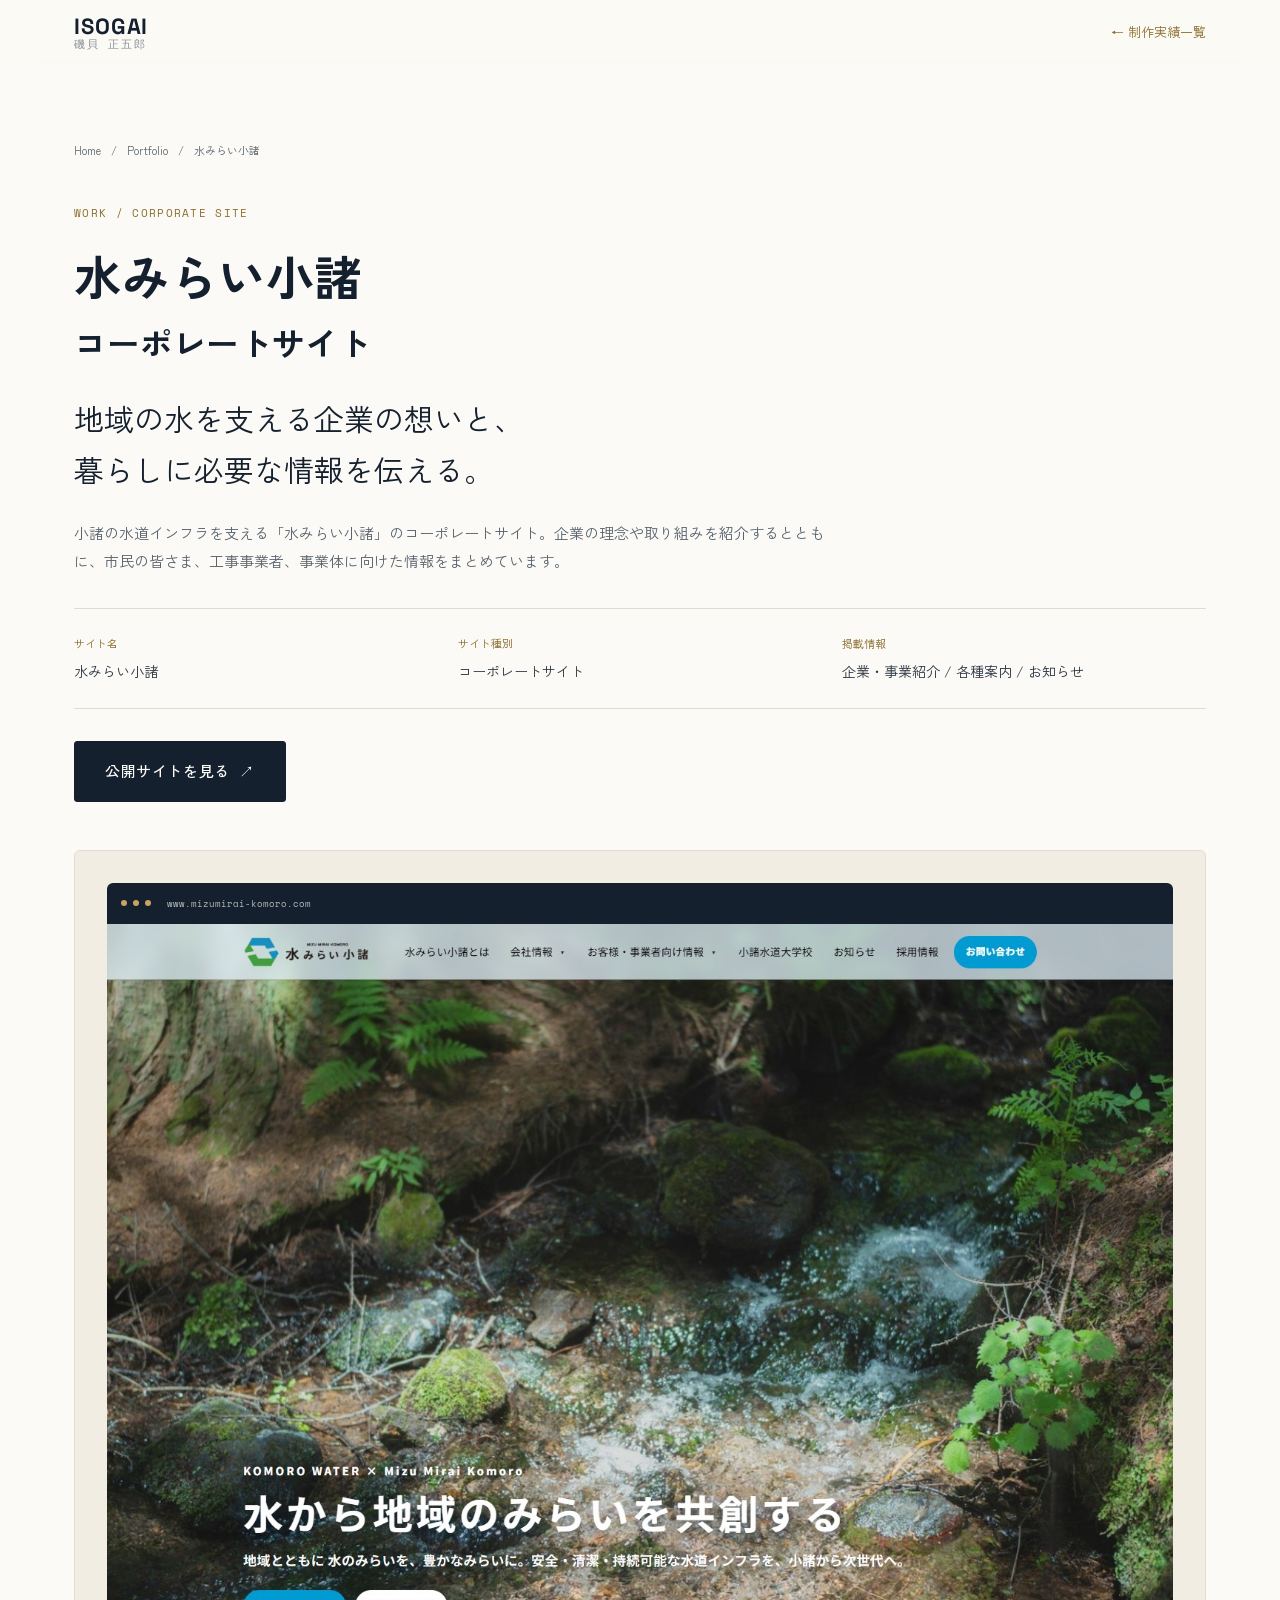
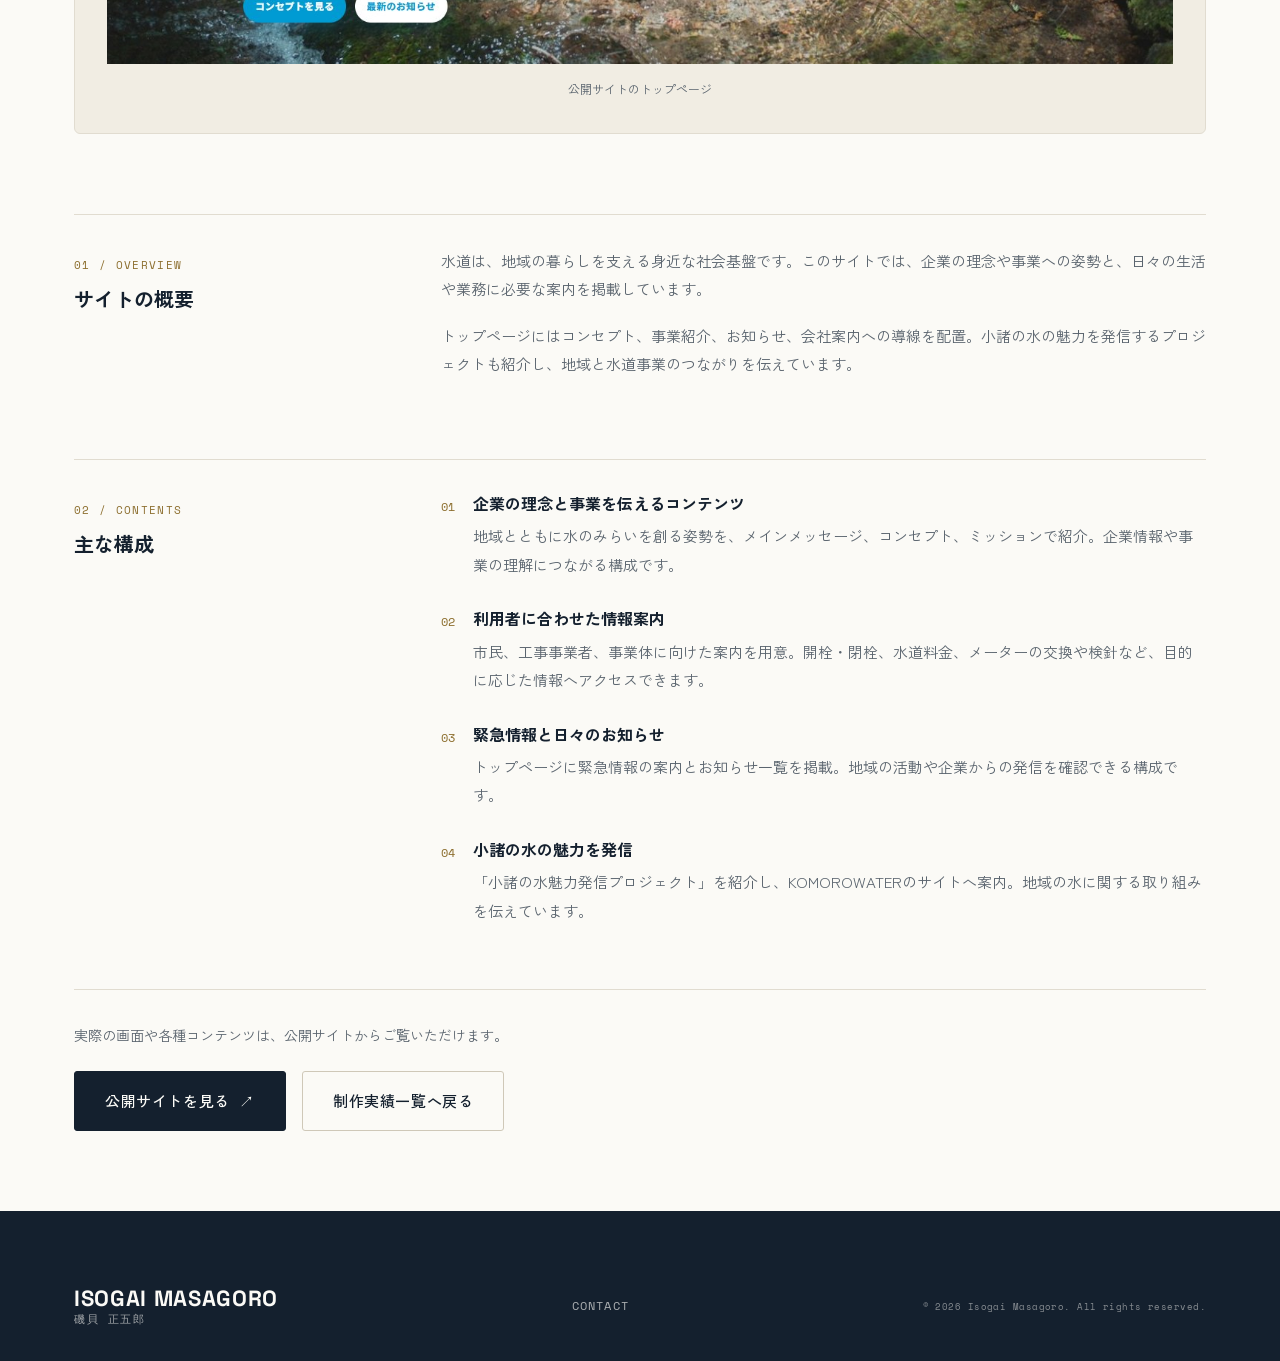
<file: works/mizumirai-komoro.html>
<!DOCTYPE html>
<html lang="ja">
<head>
  <meta charset="UTF-8">
  <meta name="viewport" content="width=device-width, initial-scale=1.0">
  <meta name="format-detection" content="telephone=no">
  <title>水みらい小諸 コーポレートサイト | 磯貝 正五郎 Portfolio</title>
  <meta name="description" content="水みらい小諸のコーポレートサイトを紹介。地域の水道インフラを支える企業の理念、事業紹介、利用者別の情報案内をご覧いただけます。">
  <meta property="og:type" content="article">
  <meta property="og:title" content="水みらい小諸 コーポレートサイト | 磯貝 正五郎 Portfolio">
  <meta property="og:description" content="地域とともに、水のみらいを豊かなみらいに。企業の理念と、暮らしに必要な情報を伝えるサイト。">
  <meta property="og:image" content="../assets/images/work-mizumirai-komoro.jpg">
  <meta name="twitter:card" content="summary_large_image">
  <link rel="preconnect" href="https://fonts.googleapis.com">
  <link rel="preconnect" href="https://fonts.gstatic.com" crossorigin>
  <link href="https://fonts.googleapis.com/css2?family=Space+Grotesk:wght@400;500;600;700&family=Space+Mono:wght@400;700&family=Zen+Kaku+Gothic+New:wght@400;500;700&display=swap" rel="stylesheet">
  <link rel="stylesheet" href="../assets/css/style.css">
</head>
<body class="project-page">
  <header class="header" id="header">
    <div class="header__inner">
      <a href="../index.html" class="header__logo"><span class="header__logo-en">ISOGAI</span><span class="header__logo-jp">磯貝 正五郎</span></a>
      <a href="../index.html#portfolio" class="project-back">← 制作実績一覧</a>
    </div>
  </header>
  <main>
    <article class="project">
      <div class="section__inner">
        <nav class="project__breadcrumb" aria-label="パンくずリスト"><a href="../index.html">Home</a><span aria-hidden="true">/</span><a href="../index.html#portfolio">Portfolio</a><span aria-hidden="true">/</span><span aria-current="page">水みらい小諸</span></nav>
        <header class="project__head">
          <p class="project__eyebrow">WORK / CORPORATE SITE</p>
          <h1 class="project__title">水みらい小諸<span>コーポレートサイト</span></h1>
          <p class="project__lead">地域の水を支える企業の想いと、<br>暮らしに必要な情報を伝える。</p>
          <p class="project__intro">小諸の水道インフラを支える「水みらい小諸」のコーポレートサイト。企業の理念や取り組みを紹介するとともに、市民の皆さま、工事事業者、事業体に向けた情報をまとめています。</p>
          <dl class="project__meta">
            <div><dt>サイト名</dt><dd>水みらい小諸</dd></div>
            <div><dt>サイト種別</dt><dd>コーポレートサイト</dd></div>
            <div><dt>掲載情報</dt><dd>企業・事業紹介 / 各種案内 / お知らせ</dd></div>
          </dl>
          <a href="https://www.mizumirai-komoro.com/" class="button button--primary" target="_blank" rel="noopener noreferrer">公開サイトを見る <span aria-hidden="true">↗</span><span class="u-visually-hidden">（新しいタブで開きます）</span></a>
        </header>
        <figure class="project__visual">
          <div class="work-card__browser" aria-hidden="true"><i></i><i></i><i></i><span>www.mizumirai-komoro.com</span></div>
          <img src="../assets/images/work-mizumirai-komoro.jpg" alt="水みらい小諸の公開サイトのトップページ。企業のメッセージと、各種情報へのナビゲーションを掲載" width="1440" height="1000" fetchpriority="high">
          <figcaption>公開サイトのトップページ</figcaption>
        </figure>
        <section class="project__section" aria-labelledby="overview-title">
          <div class="project__section-label"><span>01 / OVERVIEW</span><h2 id="overview-title">サイトの概要</h2></div>
          <div class="project__section-body">
            <p>水道は、地域の暮らしを支える身近な社会基盤です。このサイトでは、企業の理念や事業への姿勢と、日々の生活や業務に必要な案内を掲載しています。</p>
            <p>トップページにはコンセプト、事業紹介、お知らせ、会社案内への導線を配置。小諸の水の魅力を発信するプロジェクトも紹介し、地域と水道事業のつながりを伝えています。</p>
          </div>
        </section>
        <section class="project__section" aria-labelledby="features-title">
          <div class="project__section-label"><span>02 / CONTENTS</span><h2 id="features-title">主な構成</h2></div>
          <div class="project__section-body">
            <ol class="project__features">
              <li><span class="project__feature-no">01</span><div><h3>企業の理念と事業を伝えるコンテンツ</h3><p>地域とともに水のみらいを創る姿勢を、メインメッセージ、コンセプト、ミッションで紹介。企業情報や事業の理解につながる構成です。</p></div></li>
              <li><span class="project__feature-no">02</span><div><h3>利用者に合わせた情報案内</h3><p>市民、工事事業者、事業体に向けた案内を用意。開栓・閉栓、水道料金、メーターの交換や検針など、目的に応じた情報へアクセスできます。</p></div></li>
              <li><span class="project__feature-no">03</span><div><h3>緊急情報と日々のお知らせ</h3><p>トップページに緊急情報の案内とお知らせ一覧を掲載。地域の活動や企業からの発信を確認できる構成です。</p></div></li>
              <li><span class="project__feature-no">04</span><div><h3>小諸の水の魅力を発信</h3><p>「小諸の水魅力発信プロジェクト」を紹介し、KOMOROWATERのサイトへ案内。地域の水に関する取り組みを伝えています。</p></div></li>
            </ol>
          </div>
        </section>
        <footer class="project__end">
          <p>実際の画面や各種コンテンツは、公開サイトからご覧いただけます。</p>
          <div class="project__end-actions">
            <a href="https://www.mizumirai-komoro.com/" class="button button--primary" target="_blank" rel="noopener noreferrer">公開サイトを見る <span aria-hidden="true">↗</span><span class="u-visually-hidden">（新しいタブで開きます）</span></a>
            <a href="../index.html#portfolio" class="button button--outline">制作実績一覧へ戻る</a>
          </div>
        </footer>
      </div>
    </article>
  </main>
  <footer class="footer"><div class="footer__inner">
    <a href="../index.html" class="footer__logo"><span class="footer__logo-en">ISOGAI MASAGORO</span><span class="footer__logo-jp">磯貝 正五郎</span></a>
    <a href="../index.html#contact" class="footer__nav-link">Contact</a>
    <p class="footer__copy"><small>&copy; <span id="year">2026</span> Isogai Masagoro. All rights reserved.</small></p>
  </div></footer>
  <script src="../assets/js/main.js" defer></script>
</body>
</html>
</file>
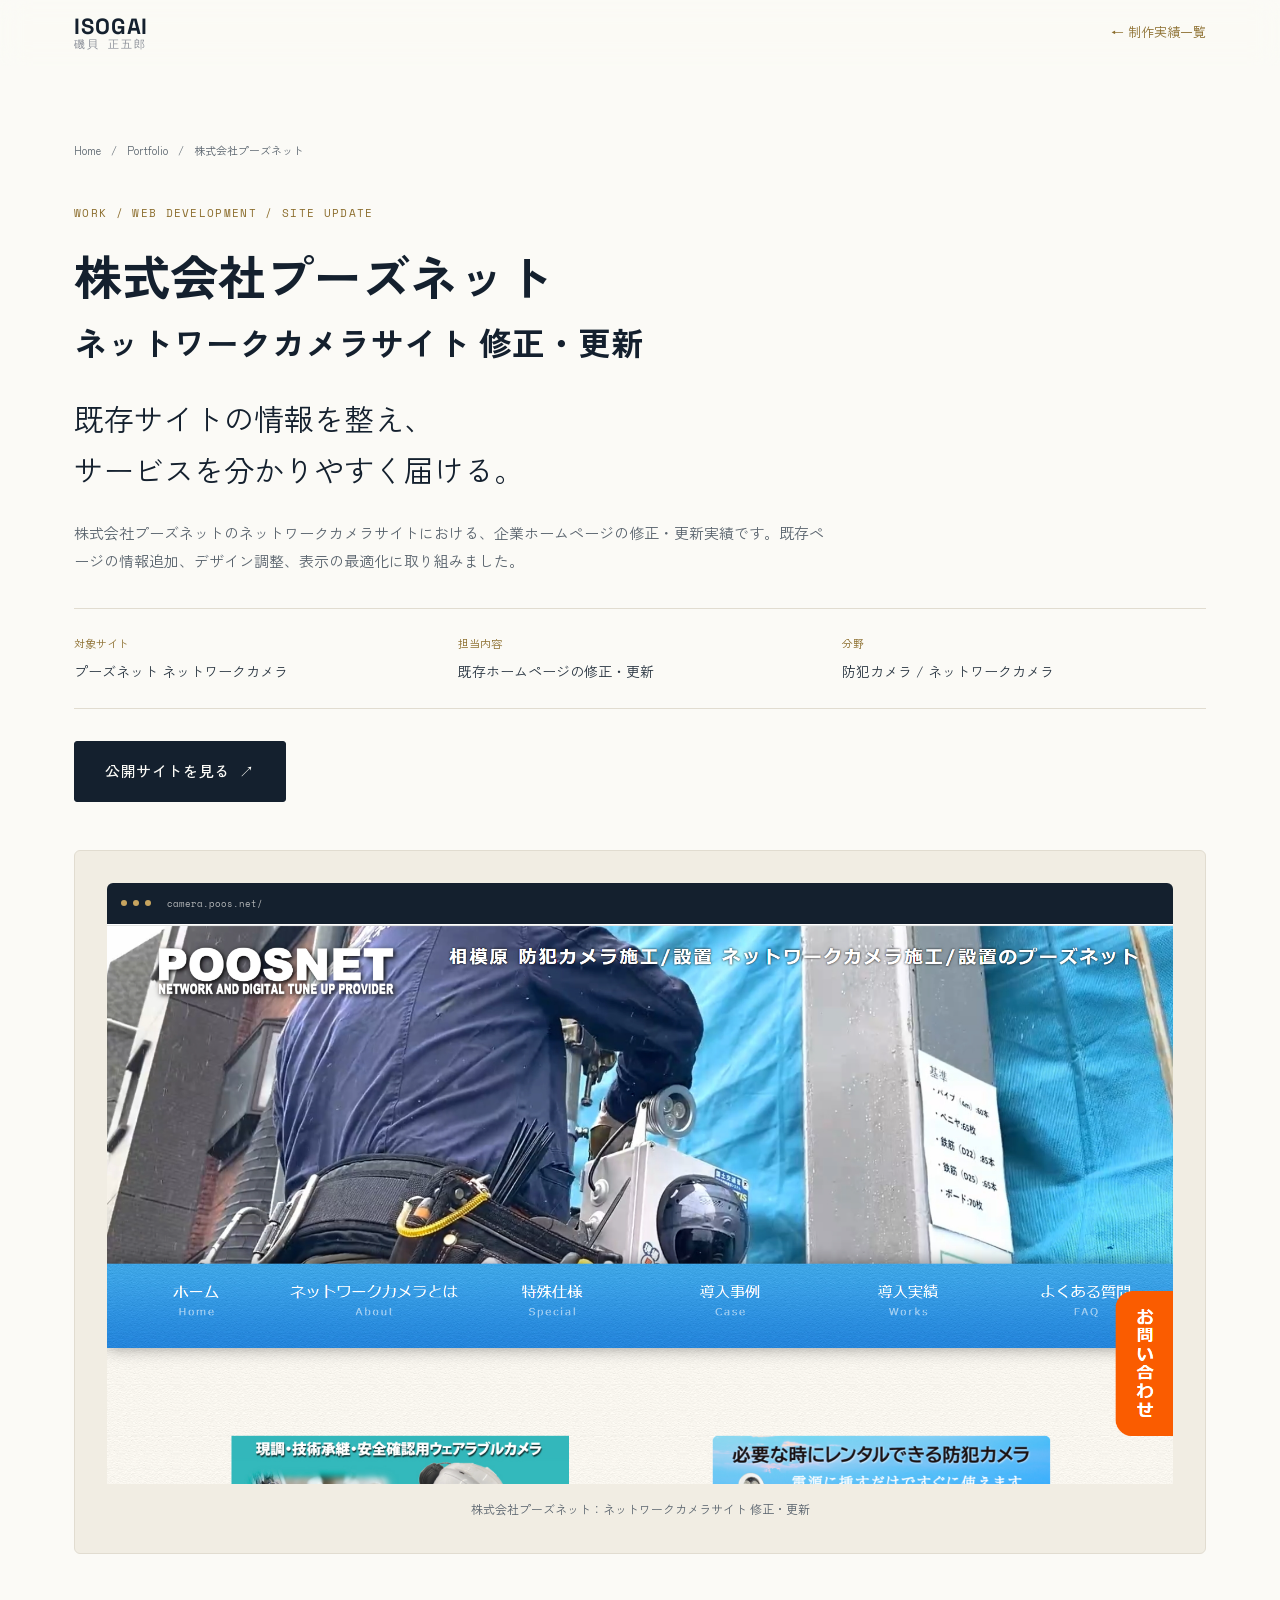
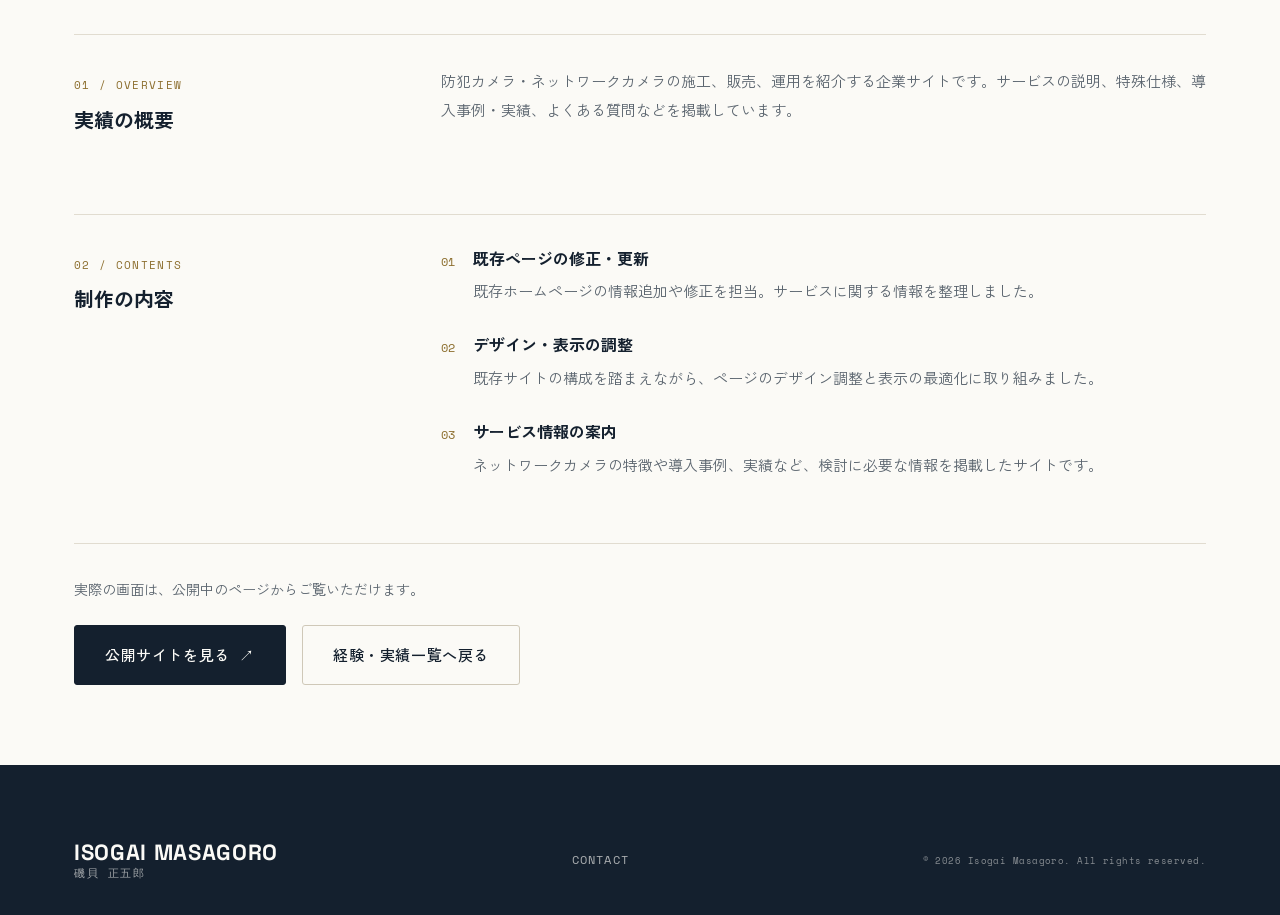
<file: works/poosnet-camera.html>
<!DOCTYPE html>
<html lang="ja">
<head>
  <meta charset="UTF-8">
  <meta name="viewport" content="width=device-width, initial-scale=1.0">
  <meta name="format-detection" content="telephone=no">
  <title>株式会社プーズネット ネットワークカメラサイト 修正・更新 | 磯貝 正五郎 Portfolio</title>
  <meta name="description" content="株式会社プーズネットのネットワークカメラサイトにおける、企業ホームページの修正・更新実績です。既存ページの情報追加、デザイン調整、表示の最適化に取り組みました。">
  <meta property="og:type" content="article">
  <meta property="og:title" content="株式会社プーズネット ネットワークカメラサイト 修正・更新 | 磯貝 正五郎 Portfolio">
  <meta property="og:description" content="株式会社プーズネットのネットワークカメラサイトにおける、企業ホームページの修正・更新実績です。既存ページの情報追加、デザイン調整、表示の最適化に取り組みました。">
  <meta property="og:image" content="../assets/images/work-poosnet-camera.png">
  <meta name="twitter:card" content="summary_large_image">
  <link rel="preconnect" href="https://fonts.googleapis.com">
  <link rel="preconnect" href="https://fonts.gstatic.com" crossorigin>
  <link href="https://fonts.googleapis.com/css2?family=Space+Grotesk:wght@400;500;600;700&family=Space+Mono:wght@400;700&family=Zen+Kaku+Gothic+New:wght@400;500;700&display=swap" rel="stylesheet">
  <link rel="stylesheet" href="../assets/css/style.css">
</head>
<body class="project-page">
  <header class="header" id="header">
    <div class="header__inner">
      <a href="../index.html" class="header__logo"><span class="header__logo-en">ISOGAI</span><span class="header__logo-jp">磯貝 正五郎</span></a>
      <a href="../index.html#portfolio" class="project-back">← 制作実績一覧</a>
    </div>
  </header>
  <main>
    <article class="project">
      <div class="section__inner">
        <nav class="project__breadcrumb" aria-label="パンくずリスト"><a href="../index.html">Home</a><span aria-hidden="true">/</span><a href="../index.html#portfolio">Portfolio</a><span aria-hidden="true">/</span><span aria-current="page">株式会社プーズネット</span></nav>
        <header class="project__head">
          <p class="project__eyebrow">WORK / WEB DEVELOPMENT / SITE UPDATE</p>
          <h1 class="project__title">株式会社プーズネット<span>ネットワークカメラサイト 修正・更新</span></h1>
          <p class="project__lead">既存サイトの情報を整え、<br>サービスを分かりやすく届ける。</p>
          <p class="project__intro">株式会社プーズネットのネットワークカメラサイトにおける、企業ホームページの修正・更新実績です。既存ページの情報追加、デザイン調整、表示の最適化に取り組みました。</p>
          <dl class="project__meta"><div><dt>対象サイト</dt><dd>プーズネット ネットワークカメラ</dd></div><div><dt>担当内容</dt><dd>既存ホームページの修正・更新</dd></div><div><dt>分野</dt><dd>防犯カメラ / ネットワークカメラ</dd></div></dl>
          <div class="project__end-actions"><a href="https://camera.poos.net/" class="button button--primary" target="_blank" rel="noopener noreferrer">公開サイトを見る <span aria-hidden="true">↗</span><span class="u-visually-hidden">（新しいタブで開きます）</span></a></div>
        </header>
        <figure class="project__visual">
          <div class="work-card__browser" aria-hidden="true"><i></i><i></i><i></i><span>camera.poos.net/</span></div>
          <img src="../assets/images/work-poosnet-camera.png" alt="プーズネットのネットワークカメラサイト。カメラ施工の写真とサービスのナビゲーション" width="1894" height="996" fetchpriority="high">
          <figcaption>株式会社プーズネット：ネットワークカメラサイト 修正・更新</figcaption>
        </figure>
        <section class="project__section" aria-labelledby="overview-title">
          <div class="project__section-label"><span>01 / OVERVIEW</span><h2 id="overview-title">実績の概要</h2></div>
          <div class="project__section-body"><p>防犯カメラ・ネットワークカメラの施工、販売、運用を紹介する企業サイトです。サービスの説明、特殊仕様、導入事例・実績、よくある質問などを掲載しています。</p></div>
        </section>
        <section class="project__section" aria-labelledby="features-title">
          <div class="project__section-label"><span>02 / CONTENTS</span><h2 id="features-title">制作の内容</h2></div>
          <div class="project__section-body"><ol class="project__features"><li><span class="project__feature-no">01</span><div><h3>既存ページの修正・更新</h3><p>既存ホームページの情報追加や修正を担当。サービスに関する情報を整理しました。</p></div></li><li><span class="project__feature-no">02</span><div><h3>デザイン・表示の調整</h3><p>既存サイトの構成を踏まえながら、ページのデザイン調整と表示の最適化に取り組みました。</p></div></li><li><span class="project__feature-no">03</span><div><h3>サービス情報の案内</h3><p>ネットワークカメラの特徴や導入事例、実績など、検討に必要な情報を掲載したサイトです。</p></div></li></ol></div>
        </section>
        <footer class="project__end">
          <p>実際の画面は、公開中のページからご覧いただけます。</p>
          <div class="project__end-actions"><a href="https://camera.poos.net/" class="button button--primary" target="_blank" rel="noopener noreferrer">公開サイトを見る <span aria-hidden="true">↗</span><span class="u-visually-hidden">（新しいタブで開きます）</span></a><a href="../index.html#portfolio" class="button button--outline">経験・実績一覧へ戻る</a></div>
        </footer>
      </div>
    </article>
  </main>
  <footer class="footer"><div class="footer__inner">
    <a href="../index.html" class="footer__logo"><span class="footer__logo-en">ISOGAI MASAGORO</span><span class="footer__logo-jp">磯貝 正五郎</span></a>
    <a href="../index.html#contact" class="footer__nav-link">Contact</a>
    <p class="footer__copy"><small>&copy; <span id="year">2026</span> Isogai Masagoro. All rights reserved.</small></p>
  </div></footer>
  <script src="../assets/js/main.js" defer></script>
</body>
</html>
</file>
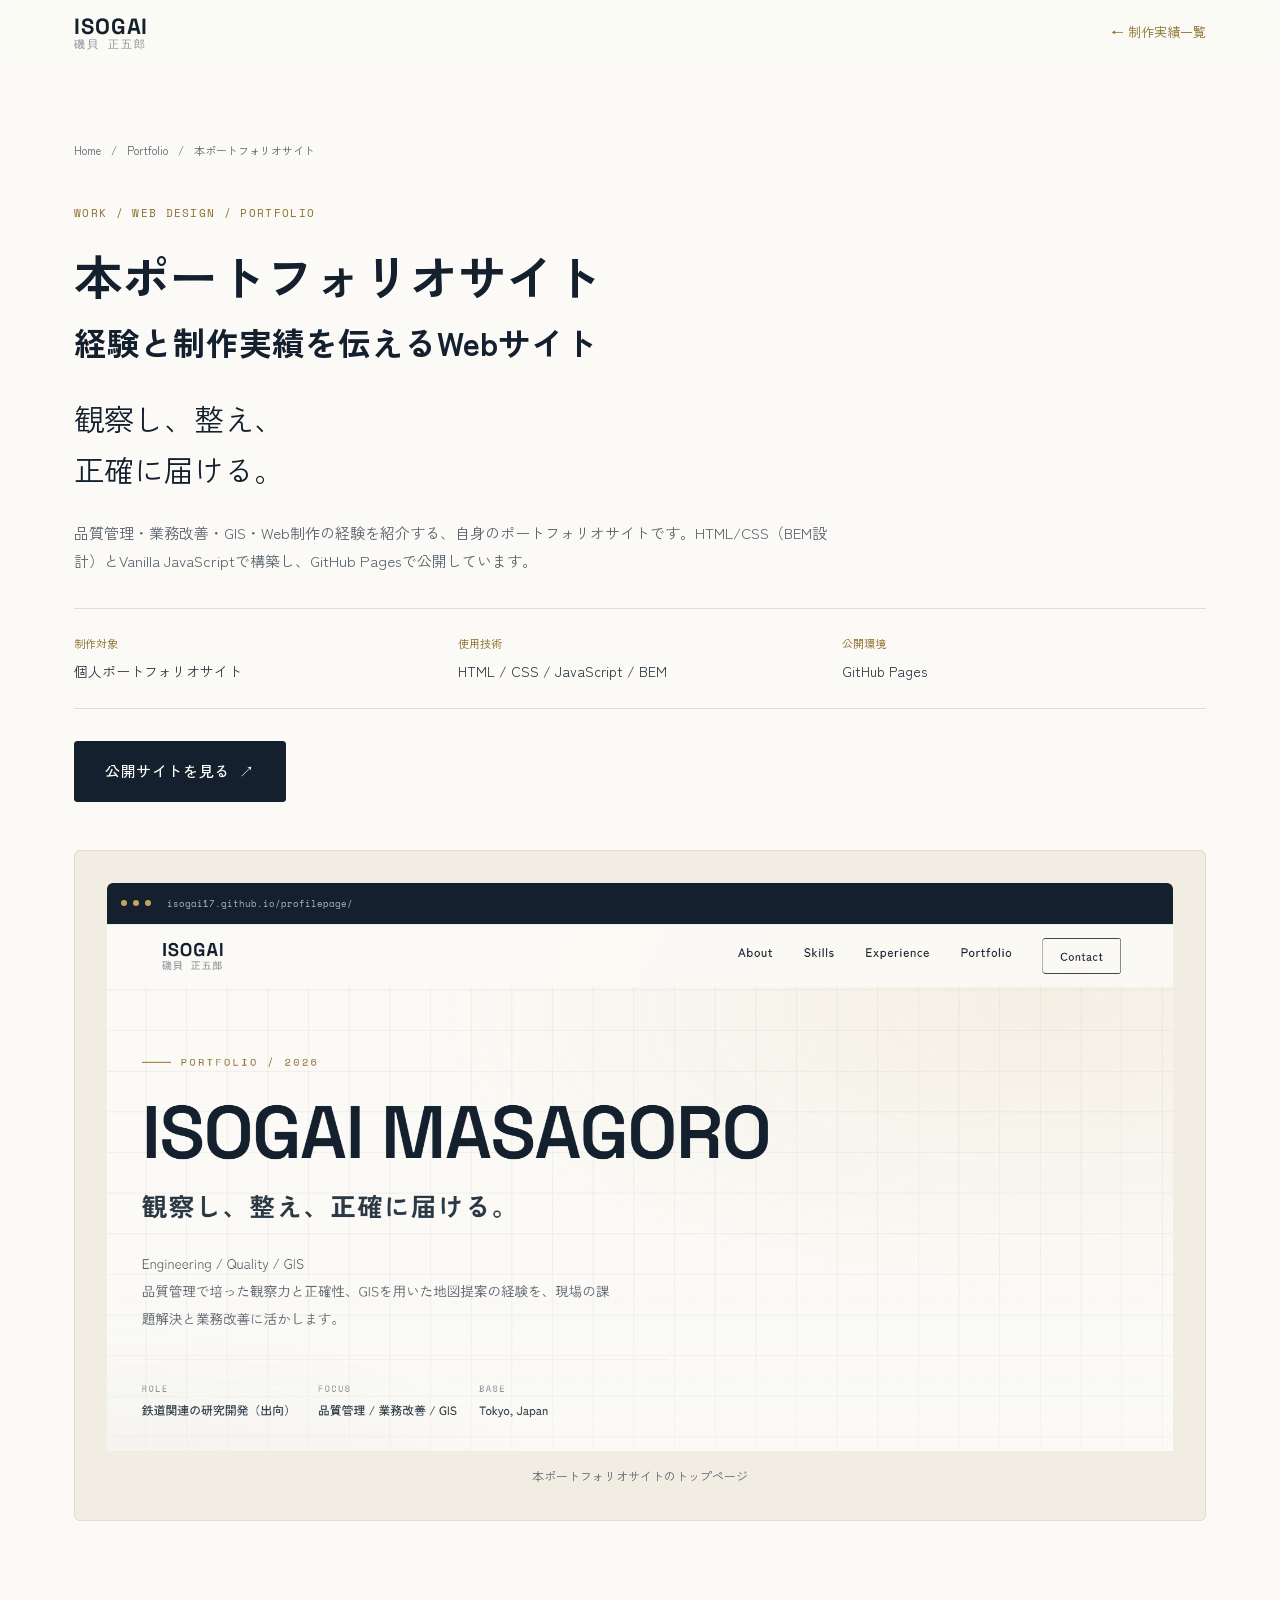
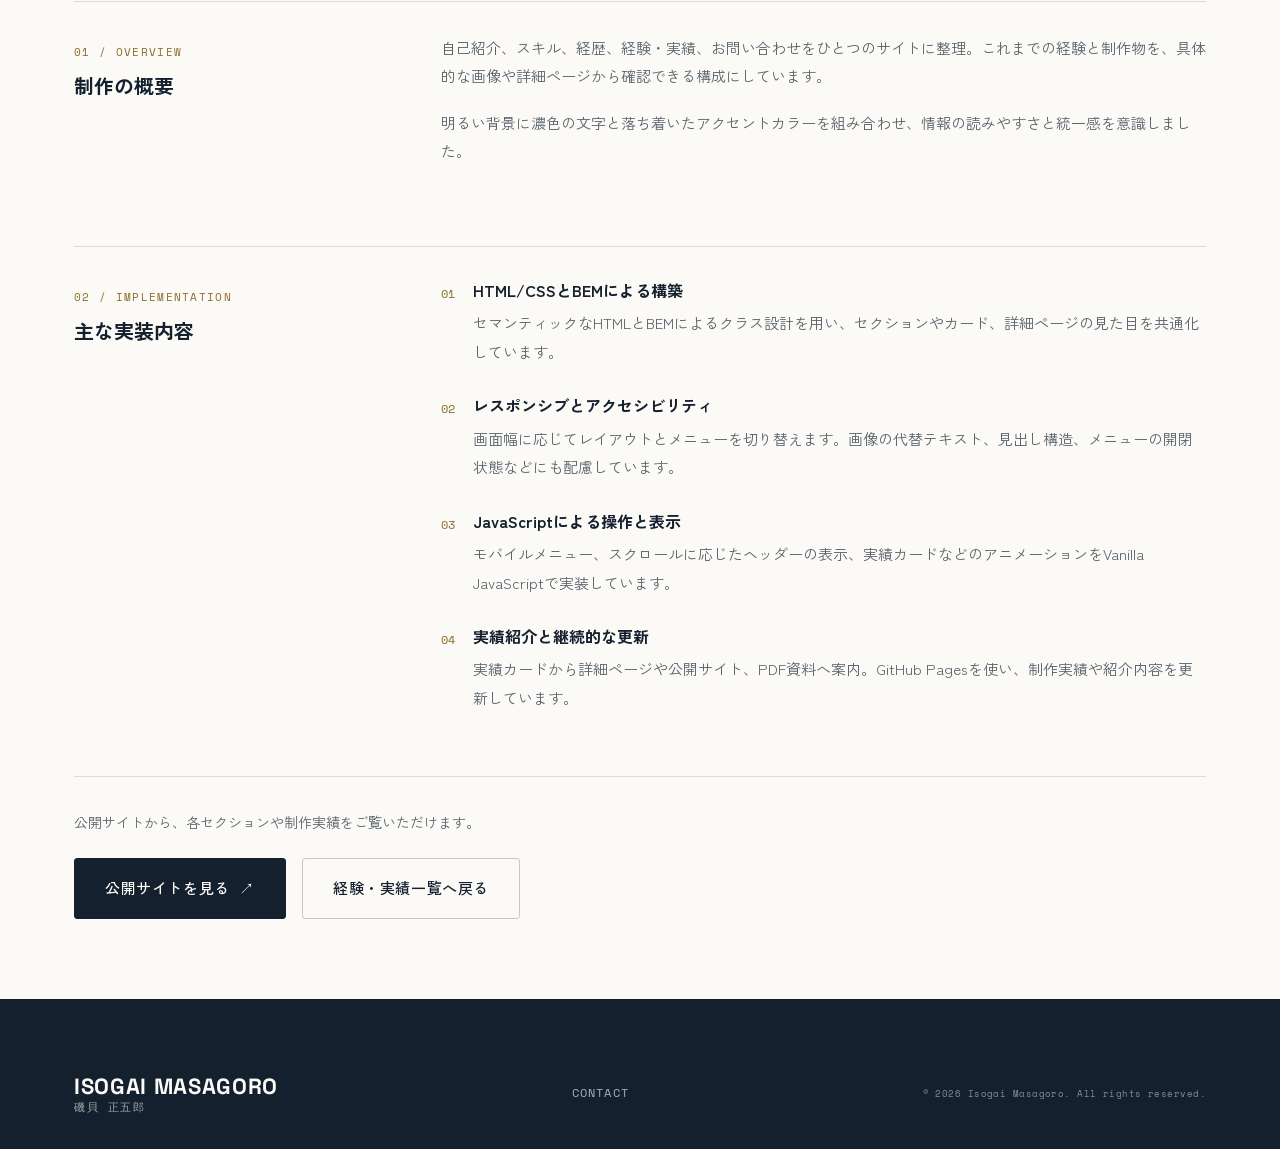
<file: works/portfolio.html>
<!DOCTYPE html>
<html lang="ja">
<head>
  <meta charset="UTF-8">
  <meta name="viewport" content="width=device-width, initial-scale=1.0">
  <meta name="format-detection" content="telephone=no">
  <title>本ポートフォリオサイト | 磯貝 正五郎 Portfolio</title>
  <meta name="description" content="品質管理・業務改善・GIS・Web制作の経験を伝えるポートフォリオサイトの制作実績。HTML/CSSとJavaScriptによる構築をご紹介します。">
  <meta property="og:type" content="article">
  <meta property="og:title" content="本ポートフォリオサイト | 磯貝 正五郎 Portfolio">
  <meta property="og:description" content="品質管理・業務改善・GIS・Web制作の経験を伝えるポートフォリオサイトの制作実績。HTML/CSSとJavaScriptによる構築をご紹介します。">
  <meta property="og:image" content="../assets/images/work-portfolio.png">
  <meta name="twitter:card" content="summary_large_image">
  <link rel="preconnect" href="https://fonts.googleapis.com">
  <link rel="preconnect" href="https://fonts.gstatic.com" crossorigin>
  <link href="https://fonts.googleapis.com/css2?family=Space+Grotesk:wght@400;500;600;700&family=Space+Mono:wght@400;700&family=Zen+Kaku+Gothic+New:wght@400;500;700&display=swap" rel="stylesheet">
  <link rel="stylesheet" href="../assets/css/style.css">
</head>
<body class="project-page">
  <header class="header" id="header">
    <div class="header__inner">
      <a href="../index.html" class="header__logo"><span class="header__logo-en">ISOGAI</span><span class="header__logo-jp">磯貝 正五郎</span></a>
      <a href="../index.html#portfolio" class="project-back">← 制作実績一覧</a>
    </div>
  </header>
  <main>
    <article class="project">
      <div class="section__inner">
        <nav class="project__breadcrumb" aria-label="パンくずリスト"><a href="../index.html">Home</a><span aria-hidden="true">/</span><a href="../index.html#portfolio">Portfolio</a><span aria-hidden="true">/</span><span aria-current="page">本ポートフォリオサイト</span></nav>
        <header class="project__head">
          <p class="project__eyebrow">WORK / WEB DESIGN / PORTFOLIO</p>
          <h1 class="project__title">本ポートフォリオサイト<span>経験と制作実績を伝えるWebサイト</span></h1>
          <p class="project__lead">観察し、整え、<br>正確に届ける。</p>
          <p class="project__intro">品質管理・業務改善・GIS・Web制作の経験を紹介する、自身のポートフォリオサイトです。HTML/CSS（BEM設計）とVanilla JavaScriptで構築し、GitHub Pagesで公開しています。</p>
          <dl class="project__meta"><div><dt>制作対象</dt><dd>個人ポートフォリオサイト</dd></div><div><dt>使用技術</dt><dd>HTML / CSS / JavaScript / BEM</dd></div><div><dt>公開環境</dt><dd>GitHub Pages</dd></div></dl>
          <a href="https://isogai17.github.io/profilepage/" class="button button--primary" target="_blank" rel="noopener noreferrer">公開サイトを見る <span aria-hidden="true">↗</span><span class="u-visually-hidden">（新しいタブで開きます）</span></a>
        </header>
        <figure class="project__visual">
          <div class="work-card__browser" aria-hidden="true"><i></i><i></i><i></i><span>isogai17.github.io/profilepage/</span></div>
          <img src="../assets/images/work-portfolio.png" alt="本ポートフォリオサイトのトップページ。氏名と自己紹介のメッセージを掲載" width="1888" height="934" fetchpriority="high">
          <figcaption>本ポートフォリオサイトのトップページ</figcaption>
        </figure>
        <section class="project__section" aria-labelledby="overview-title">
          <div class="project__section-label"><span>01 / OVERVIEW</span><h2 id="overview-title">制作の概要</h2></div>
          <div class="project__section-body"><p>自己紹介、スキル、経歴、経験・実績、お問い合わせをひとつのサイトに整理。これまでの経験と制作物を、具体的な画像や詳細ページから確認できる構成にしています。</p><p>明るい背景に濃色の文字と落ち着いたアクセントカラーを組み合わせ、情報の読みやすさと統一感を意識しました。</p></div>
        </section>
        <section class="project__section" aria-labelledby="features-title">
          <div class="project__section-label"><span>02 / IMPLEMENTATION</span><h2 id="features-title">主な実装内容</h2></div>
          <div class="project__section-body"><ol class="project__features">
            <li><span class="project__feature-no">01</span><div><h3>HTML/CSSとBEMによる構築</h3><p>セマンティックなHTMLとBEMによるクラス設計を用い、セクションやカード、詳細ページの見た目を共通化しています。</p></div></li>
            <li><span class="project__feature-no">02</span><div><h3>レスポンシブとアクセシビリティ</h3><p>画面幅に応じてレイアウトとメニューを切り替えます。画像の代替テキスト、見出し構造、メニューの開閉状態などにも配慮しています。</p></div></li>
            <li><span class="project__feature-no">03</span><div><h3>JavaScriptによる操作と表示</h3><p>モバイルメニュー、スクロールに応じたヘッダーの表示、実績カードなどのアニメーションをVanilla JavaScriptで実装しています。</p></div></li>
            <li><span class="project__feature-no">04</span><div><h3>実績紹介と継続的な更新</h3><p>実績カードから詳細ページや公開サイト、PDF資料へ案内。GitHub Pagesを使い、制作実績や紹介内容を更新しています。</p></div></li>
          </ol></div>
        </section>
        <footer class="project__end"><p>公開サイトから、各セクションや制作実績をご覧いただけます。</p><div class="project__end-actions"><a href="https://isogai17.github.io/profilepage/" class="button button--primary" target="_blank" rel="noopener noreferrer">公開サイトを見る <span aria-hidden="true">↗</span><span class="u-visually-hidden">（新しいタブで開きます）</span></a><a href="../index.html#portfolio" class="button button--outline">経験・実績一覧へ戻る</a></div></footer>
      </div>
    </article>
  </main>
  <footer class="footer"><div class="footer__inner">
    <a href="../index.html" class="footer__logo"><span class="footer__logo-en">ISOGAI MASAGORO</span><span class="footer__logo-jp">磯貝 正五郎</span></a>
    <a href="../index.html#contact" class="footer__nav-link">Contact</a>
    <p class="footer__copy"><small>&copy; <span id="year">2026</span> Isogai Masagoro. All rights reserved.</small></p>
  </div></footer>
  <script src="../assets/js/main.js" defer></script>
</body>
</html>
</file>
<file: assets/css/style.css>
@charset "UTF-8";

/* ============================================
   Design Tokens
   "Precision engineering for the web"
   Rail-navy + brass on warm paper.
   ============================================ */
:root {
  /* Colors */
  --paper: #FBFAF6;
  --paper-2: #F1EDE3;
  --paper-3: #E9E4D8;
  --ink: #14202E;
  --ink-2: #2B3947;
  --ink-3: #46535F;
  --text: #283440;
  --text-sub: #5A646E;
  --text-mute: #8C9099;
  --line: #E1DCD0;
  --line-strong: #CFC8B8;
  --brass: #8C6E2E;          /* small text / labels (AA on paper) */
  --brass-2: #A9883F;        /* mid */
  --brass-bright: #C7A45F;   /* decorative fills / lines */
  --white: #FFFFFF;
  --ink-line: #243343;       /* hairline on dark */
  --error: #B23B2E;
  --success: #1F6E54;

  /* Typography */
  --font-display: "Space Grotesk", "Zen Kaku Gothic New", sans-serif;
  --font-jp: "Zen Kaku Gothic New", "Hiragino Kaku Gothic ProN", "Yu Gothic", sans-serif;
  --font-mono: "Space Mono", "SFMono-Regular", Consolas, monospace;

  /* Layout */
  --container-max: 1180px;
  --container-px: 24px;

  /* Spacing */
  --space-xs: 0.5rem;
  --space-sm: 1rem;
  --space-md: 1.5rem;
  --space-lg: 2.5rem;
  --space-xl: 4rem;
  --space-2xl: 6rem;

  /* Effects */
  --radius-sm: 3px;
  --radius-md: 6px;
  --radius-lg: 14px;
  --shadow-sm: 0 1px 2px rgba(20, 32, 46, 0.05), 0 2px 6px rgba(20, 32, 46, 0.05);
  --shadow-md: 0 6px 18px rgba(20, 32, 46, 0.09), 0 2px 6px rgba(20, 32, 46, 0.05);
  --shadow-lg: 0 18px 44px rgba(20, 32, 46, 0.12), 0 6px 14px rgba(20, 32, 46, 0.06);
  --ease-out: cubic-bezier(0.22, 1, 0.36, 1);
  --transition-base: 0.32s var(--ease-out);
  --transition-fast: 0.18s var(--ease-out);
}

/* ============================================
   Reset
   ============================================ */
*,
*::before,
*::after {
  box-sizing: border-box;
  margin: 0;
  padding: 0;
}

html {
  scroll-behavior: smooth;
  scroll-padding-top: 88px;
  -webkit-text-size-adjust: 100%;
  text-size-adjust: 100%;
}

@media (prefers-reduced-motion: reduce) {
  html { scroll-behavior: auto; }
  *, *::before, *::after {
    animation-duration: 0.01ms !important;
    animation-iteration-count: 1 !important;
    transition-duration: 0.01ms !important;
  }
}

body {
  font-family: var(--font-jp);
  font-size: 16px;
  line-height: 1.9;
  color: var(--text);
  background-color: var(--paper);
  -webkit-font-smoothing: antialiased;
  -moz-osx-font-smoothing: grayscale;
  font-feature-settings: "palt";
  overflow-x: hidden;
}

img, svg, video {
  display: block;
  max-width: 100%;
  height: auto;
}

a {
  color: inherit;
  text-decoration: none;
  transition: color var(--transition-fast), opacity var(--transition-fast);
}

a:hover { opacity: 0.72; }
a:focus-visible,
button:focus-visible,
input:focus-visible,
textarea:focus-visible {
  outline: 2px solid var(--brass-2);
  outline-offset: 3px;
}

button {
  font-family: inherit;
  font-size: inherit;
  color: inherit;
  background: none;
  border: none;
  cursor: pointer;
}

ul, ol { list-style: none; }

h1, h2, h3, h4, h5, h6 {
  font-weight: 700;
  line-height: 1.4;
}

::selection {
  background-color: rgba(199, 164, 95, 0.28);
  color: var(--ink);
}

/* ============================================
   Utilities
   ============================================ */
.u-sp-only { display: inline; }
.u-pc-only { display: none; }

@media (min-width: 768px) {
  .u-sp-only { display: none; }
  .u-pc-only { display: inline; }
}

/* ============================================
   Layout Common
   ============================================ */
.section {
  padding: 88px 0;
  position: relative;
}

.section__inner {
  width: 100%;
  max-width: var(--container-max);
  margin: 0 auto;
  padding: 0 var(--container-px);
}

.section__head {
  margin-bottom: 52px;
  padding-bottom: 22px;
  border-bottom: 1px solid var(--line);
  display: flex;
  align-items: flex-end;
  gap: 20px;
  flex-wrap: wrap;
}

.section__number {
  font-family: var(--font-mono);
  font-size: 0.8125rem;
  font-weight: 700;
  letter-spacing: 0.18em;
  color: var(--brass);
  padding-bottom: 6px;
  position: relative;
}

.section__number::before {
  content: "§ ";
  color: var(--text-mute);
}

.section__title {
  display: flex;
  flex-direction: column;
  gap: 4px;
}

.section__title-en {
  font-family: var(--font-display);
  font-size: 2.25rem;
  font-weight: 600;
  letter-spacing: -0.01em;
  color: var(--ink);
  line-height: 1;
}

.section__title-jp {
  font-family: var(--font-mono);
  font-size: 0.75rem;
  font-weight: 400;
  letter-spacing: 0.22em;
  color: var(--text-mute);
  text-transform: uppercase;
}

@media (min-width: 768px) {
  .section { padding: 124px 0; }
  .section__head { margin-bottom: 68px; gap: 28px; }
  .section__title-en { font-size: 3rem; }
}

@media (min-width: 1024px) {
  .section { padding: 144px 0; }
  .section__title-en { font-size: 3.5rem; }
}

/* ============================================
   Button
   ============================================ */
.button {
  display: inline-flex;
  align-items: center;
  justify-content: center;
  gap: 0.6rem;
  padding: 15px 30px;
  min-width: 176px;
  font-family: var(--font-jp);
  font-size: 0.9375rem;
  font-weight: 500;
  letter-spacing: 0.04em;
  text-align: center;
  border-radius: var(--radius-sm);
  border: 1px solid transparent;
  cursor: pointer;
  transition: all var(--transition-base);
}

.button--primary {
  background-color: var(--ink);
  color: var(--paper);
  border-color: var(--ink);
}

.button--primary:hover {
  background-color: var(--ink-2);
  border-color: var(--ink-2);
  opacity: 1;
  transform: translateY(-2px);
  box-shadow: var(--shadow-md);
}

.button--outline {
  background-color: transparent;
  color: var(--ink);
  border-color: var(--line-strong);
}

.button--outline:hover {
  background-color: var(--ink);
  color: var(--paper);
  border-color: var(--ink);
  opacity: 1;
  transform: translateY(-2px);
}

.button--ghost {
  background-color: transparent;
  color: var(--ink);
  border-color: var(--line-strong);
  min-width: auto;
  padding: 11px 22px;
  font-size: 0.875rem;
}

.button--ghost:hover {
  background-color: var(--paper-2);
  border-color: var(--brass-2);
  color: var(--brass);
  opacity: 1;
}

.button--full { width: 100%; }

/* ============================================
   Header
   ============================================ */
.header {
  position: fixed;
  top: 0;
  left: 0;
  right: 0;
  z-index: 100;
  background-color: rgba(251, 250, 246, 0.82);
  backdrop-filter: blur(14px) saturate(1.2);
  -webkit-backdrop-filter: blur(14px) saturate(1.2);
  border-bottom: 1px solid transparent;
  transition: background-color var(--transition-base), border-color var(--transition-base);
}

.header.is-scrolled {
  background-color: rgba(251, 250, 246, 0.95);
  border-bottom-color: var(--line);
}

.header__inner {
  display: flex;
  align-items: center;
  justify-content: space-between;
  max-width: var(--container-max);
  margin: 0 auto;
  padding: 15px var(--container-px);
}

.header__logo {
  display: flex;
  flex-direction: column;
  gap: 2px;
  line-height: 1;
}

.header__logo-en {
  font-family: var(--font-display);
  font-size: 1.1875rem;
  font-weight: 700;
  letter-spacing: 0.04em;
  color: var(--ink);
}

.header__logo-jp {
  font-family: var(--font-mono);
  font-size: 0.625rem;
  letter-spacing: 0.16em;
  color: var(--text-mute);
}

.header__nav {
  position: fixed;
  top: 0;
  left: 0;
  width: 100vw;
  height: 100vh;
  height: 100svh;
  background-color: var(--paper);
  display: flex;
  align-items: center;
  justify-content: center;
  overflow-y: auto;
  opacity: 0;
  visibility: hidden;
  transform: translateY(-16px);
  transition: opacity var(--transition-base), transform var(--transition-base), visibility var(--transition-base);
}

.header__nav.is-open {
  opacity: 1;
  visibility: visible;
  transform: translateY(0);
}

.header__nav-list {
  display: flex;
  flex-direction: column;
  gap: 1.75rem;
  text-align: center;
  counter-reset: nav;
}

.header__nav-link {
  font-family: var(--font-display);
  font-size: 1.75rem;
  font-weight: 500;
  letter-spacing: 0.01em;
  color: var(--ink);
  position: relative;
  padding-bottom: 6px;
}

.header__nav-link::before {
  counter-increment: nav;
  content: "0" counter(nav);
  font-family: var(--font-mono);
  font-size: 0.6875rem;
  color: var(--brass);
  margin-right: 12px;
  vertical-align: middle;
}

.header__nav-link::after {
  content: "";
  position: absolute;
  bottom: 0;
  left: 50%;
  width: 0;
  height: 1px;
  background-color: var(--brass-2);
  transform: translateX(-50%);
  transition: width var(--transition-base);
}

.header__nav-link:hover { opacity: 1; }
.header__nav-link:hover::after { width: calc(100% - 40px); }

.header__nav-link--cta {
  display: inline-block;
  padding: 8px 26px;
  border: 1px solid var(--ink);
  border-radius: var(--radius-sm);
  font-size: 1.25rem;
}

.header__nav-link--cta::before { content: none; }
.header__nav-link--cta::after { display: none; }
.header__nav-link--cta:hover {
  background-color: var(--ink);
  color: var(--paper);
}

.header__toggle {
  position: relative;
  z-index: 110;
  width: 36px;
  height: 36px;
  display: flex;
  flex-direction: column;
  justify-content: center;
  align-items: center;
  gap: 6px;
}

.header__toggle-bar {
  width: 24px;
  height: 1.5px;
  background-color: var(--ink);
  transition: transform var(--transition-base), opacity var(--transition-base);
}

.header__toggle[aria-expanded="true"] .header__toggle-bar:nth-child(1) {
  transform: translateY(7.5px) rotate(45deg);
}
.header__toggle[aria-expanded="true"] .header__toggle-bar:nth-child(2) { opacity: 0; }
.header__toggle[aria-expanded="true"] .header__toggle-bar:nth-child(3) {
  transform: translateY(-7.5px) rotate(-45deg);
}

@media (min-width: 1024px) {
  .header__toggle { display: none; }

  .header__nav {
    position: static;
    width: auto;
    height: auto;
    overflow: visible;
    background-color: transparent;
    opacity: 1;
    visibility: visible;
    transform: none;
  }

  .header__nav-list {
    flex-direction: row;
    gap: 2.25rem;
    counter-reset: none;
  }

  .header__nav-link {
    font-family: var(--font-jp);
    font-size: 0.875rem;
    font-weight: 500;
    letter-spacing: 0.06em;
    padding-bottom: 4px;
  }

  .header__nav-link::before { content: none; }
  .header__nav-link--cta { font-size: 0.8125rem; padding: 8px 20px; }

  .header__logo-en { font-size: 1.375rem; }
  .header__logo-jp { font-size: 0.6875rem; }
}

/* ============================================
   Hero
   ============================================ */
.hero {
  position: relative;
  min-height: 100vh;
  min-height: 100svh;
  display: flex;
  align-items: center;
  overflow: hidden;
  padding: 120px var(--container-px) 96px;
}

.hero__bg {
  position: absolute;
  inset: 0;
  z-index: -1;
  background:
    linear-gradient(180deg, rgba(251, 250, 246, 0) 55%, var(--paper) 100%),
    repeating-linear-gradient(0deg, transparent 0 47px, rgba(20, 32, 46, 0.045) 47px 48px),
    repeating-linear-gradient(90deg, transparent 0 47px, rgba(20, 32, 46, 0.045) 47px 48px),
    var(--paper);
}

.hero__bg::after {
  content: "";
  position: absolute;
  inset: 0;
  background:
    radial-gradient(120% 90% at 88% 12%, rgba(199, 164, 95, 0.12) 0%, transparent 48%),
    radial-gradient(80% 70% at 0% 100%, rgba(20, 32, 46, 0.05) 0%, transparent 60%);
}

.hero__inner {
  width: 100%;
  max-width: var(--container-max);
  margin: 0 auto;
  text-align: left;
}

.hero__eyebrow {
  display: inline-flex;
  align-items: center;
  gap: 12px;
  font-family: var(--font-mono);
  font-size: 0.75rem;
  letter-spacing: 0.24em;
  color: var(--brass);
  margin-bottom: 1.75rem;
}

.hero__eyebrow::before {
  content: "";
  width: 34px;
  height: 1px;
  background-color: var(--brass-2);
}

.hero__title {
  display: flex;
  flex-direction: column;
  gap: 1.1rem;
  margin-bottom: 1.75rem;
}

.hero__title-en {
  font-family: var(--font-display);
  font-size: clamp(2.75rem, 9vw, 5.5rem);
  font-weight: 600;
  letter-spacing: -0.02em;
  line-height: 1.02;
  color: var(--ink);
}

.hero__title-jp {
  font-size: clamp(1.25rem, 4.4vw, 1.875rem);
  font-weight: 700;
  letter-spacing: 0.06em;
  color: var(--ink-2);
  line-height: 1.55;
}

.hero__lead {
  font-size: 1rem;
  line-height: 2.05;
  color: var(--text-sub);
  margin-bottom: 2rem;
  max-width: 560px;
}

/* Mono spec line — technical-document signature */
.hero__meta {
  display: flex;
  flex-wrap: wrap;
  gap: 10px 26px;
  margin-bottom: 2.5rem;
  padding-top: 1.5rem;
  border-top: 1px solid var(--line);
  max-width: 620px;
}

.hero__meta-item {
  display: flex;
  flex-direction: column;
  gap: 3px;
}

.hero__meta-key {
  font-family: var(--font-mono);
  font-size: 0.625rem;
  letter-spacing: 0.18em;
  color: var(--text-mute);
}

.hero__meta-val {
  font-size: 0.875rem;
  font-weight: 500;
  color: var(--ink-2);
}

.hero__actions {
  display: flex;
  flex-wrap: wrap;
  gap: 1rem;
}

.hero__scroll {
  position: absolute;
  bottom: 28px;
  right: var(--container-px);
  display: none;
  flex-direction: column;
  align-items: center;
  gap: 0.75rem;
  color: var(--text-sub);
}

.hero__scroll-text {
  font-family: var(--font-mono);
  font-size: 0.625rem;
  letter-spacing: 0.28em;
  writing-mode: vertical-rl;
  text-orientation: mixed;
}

.hero__scroll-line {
  width: 1px;
  height: 52px;
  background: linear-gradient(180deg, var(--brass-2) 0%, var(--brass-2) 45%, transparent 45%, transparent 100%);
  background-size: 1px 14px;
  animation: scroll-line 1.8s ease-in-out infinite;
}

@keyframes scroll-line {
  0% { background-position: 0 -52px; }
  100% { background-position: 0 52px; }
}

@media (min-width: 768px) {
  .hero { padding: 140px var(--container-px) 110px; }
  .hero__scroll { display: flex; }
}

/* ============================================
   About
   ============================================ */
.about { background-color: var(--paper); }

.about__body {
  display: grid;
  grid-template-columns: 1fr;
  gap: 48px;
}

.about__photo {
  position: relative;
  aspect-ratio: 4/5;
  background-color: var(--paper-2);
  border-radius: var(--radius-md);
  overflow: hidden;
  border: 1px solid var(--line);
}

.about__photo-img {
  position: absolute;
  inset: 0;
  width: 100%;
  height: 100%;
  object-fit: cover;
  object-position: center;
}

.about__photo::after {
  content: "FIG. 01";
  position: absolute;
  left: 12px;
  bottom: 12px;
  z-index: 2;
  padding: 3px 9px;
  background-color: rgba(20, 32, 46, 0.72);
  color: var(--paper);
  font-family: var(--font-mono);
  font-size: 0.625rem;
  letter-spacing: 0.18em;
  border-radius: 2px;
}

.about__photo-placeholder {
  position: absolute;
  inset: 0;
  display: flex;
  flex-direction: column;
  justify-content: center;
  align-items: center;
  gap: 0.25rem;
  font-family: var(--font-mono);
  font-size: 1rem;
  letter-spacing: 0.22em;
  color: var(--text-mute);
  background:
    repeating-linear-gradient(45deg, transparent 0 13px, rgba(20, 32, 46, 0.03) 13px 14px);
}

.about__lead {
  font-family: var(--font-display);
  font-size: 1.375rem;
  font-weight: 500;
  color: var(--ink);
  margin-bottom: 1.25rem;
  letter-spacing: 0.01em;
  line-height: 1.5;
}

.about__text {
  font-size: 1rem;
  line-height: 2.05;
  color: var(--text-sub);
  margin-bottom: 1.1rem;
}

.about__text strong {
  color: var(--ink);
  font-weight: 700;
  background: linear-gradient(transparent 64%, rgba(199, 164, 95, 0.28) 64%);
}

.about__strengths {
  display: grid;
  grid-template-columns: 1fr;
  gap: 16px;
  margin: 44px 0;
}

.strength {
  position: relative;
  padding: 26px 24px;
  background-color: var(--paper);
  border-radius: var(--radius-md);
  border: 1px solid var(--line);
  transition: transform var(--transition-base), box-shadow var(--transition-base), border-color var(--transition-base);
  overflow: hidden;
}

.strength::before {
  content: "";
  position: absolute;
  top: 0;
  left: 0;
  width: 3px;
  height: 100%;
  background-color: var(--brass-bright);
  transform: scaleY(0);
  transform-origin: top;
  transition: transform var(--transition-base);
}

.strength:hover {
  transform: translateY(-3px);
  box-shadow: var(--shadow-md);
  border-color: var(--line-strong);
}

.strength:hover::before { transform: scaleY(1); }

.strength__icon {
  display: inline-flex;
  align-items: center;
  justify-content: center;
  width: 46px;
  height: 46px;
  border-radius: 50%;
  background-color: var(--paper-2);
  color: var(--brass-2);
  margin-bottom: 0.9rem;
}

.strength__icon svg { width: 22px; height: 22px; }

.strength__title {
  font-size: 1.125rem;
  font-weight: 700;
  color: var(--ink);
  margin-bottom: 0.4rem;
}

.strength__text {
  font-size: 0.875rem;
  line-height: 1.85;
  color: var(--text-sub);
}

.about__profile {
  border: 1px solid var(--line);
  border-radius: var(--radius-md);
  padding: 8px 24px;
  background-color: var(--paper);
}

.about__profile-row {
  display: grid;
  grid-template-columns: 110px 1fr;
  gap: 16px;
  padding: 14px 0;
  border-bottom: 1px solid var(--line);
  font-size: 0.875rem;
}

.about__profile-row:last-child { border-bottom: none; }

.about__profile-row dt {
  font-family: var(--font-mono);
  font-size: 0.6875rem;
  font-weight: 700;
  letter-spacing: 0.12em;
  color: var(--brass);
  padding-top: 2px;
}

.about__profile-row dd { color: var(--text-sub); }

@media (min-width: 600px) {
  .about__strengths { grid-template-columns: repeat(3, 1fr); }
}

@media (min-width: 1024px) {
  .about__body {
    grid-template-columns: 360px 1fr;
    gap: 72px;
    align-items: start;
  }
  .about__visual { position: sticky; top: 108px; }
  .about__lead { font-size: 1.625rem; }
}

/* ============================================
   Skills
   ============================================ */
.skills { background-color: var(--paper-2); }

.skills__grid {
  display: grid;
  grid-template-columns: 1fr;
  gap: 16px;
  margin-bottom: 56px;
}

.skill-card {
  position: relative;
  background-color: var(--paper);
  border: 1px solid var(--line);
  border-radius: var(--radius-md);
  padding: 30px 26px;
  transition: transform var(--transition-base), box-shadow var(--transition-base), border-color var(--transition-base);
}

.skill-card:hover {
  transform: translateY(-4px);
  box-shadow: var(--shadow-md);
  border-color: var(--line-strong);
}

.skill-card--gis {
  grid-column: 1 / -1;
  border-left: 3px solid var(--brass);
}

.skill-card__category {
  font-family: var(--font-mono);
  font-size: 0.6875rem;
  letter-spacing: 0.18em;
  text-transform: uppercase;
  color: var(--brass);
  margin-bottom: 0.5rem;
}

.skill-card__title {
  font-size: 1.1875rem;
  color: var(--ink);
  margin-bottom: 1.1rem;
  padding-bottom: 0.9rem;
  border-bottom: 1px solid var(--line);
}

.skill-card__list {
  display: flex;
  flex-direction: column;
  gap: 9px;
}

.skill-card__list li {
  position: relative;
  padding-left: 20px;
  font-size: 0.875rem;
  line-height: 1.7;
  color: var(--text-sub);
}

.skill-card__list li::before {
  content: "";
  position: absolute;
  top: 0.62em;
  left: 0;
  width: 9px;
  height: 9px;
  border: 1.5px solid var(--brass-2);
  border-radius: 50%;
}

.skills__certs {
  padding-top: 36px;
  border-top: 1px solid var(--line-strong);
}

.skills__certs-title {
  font-family: var(--font-mono);
  font-size: 0.8125rem;
  font-weight: 700;
  letter-spacing: 0.14em;
  text-transform: uppercase;
  color: var(--ink-2);
  margin-bottom: 1.25rem;
}

.skills__certs-title::before {
  content: "✓ ";
  color: var(--brass-2);
}

.skills__certs-list {
  display: flex;
  flex-wrap: wrap;
  gap: 10px;
}

.cert-badge {
  display: inline-flex;
  align-items: center;
  padding: 9px 16px;
  background-color: var(--paper);
  border: 1px solid var(--line-strong);
  border-radius: 999px;
  font-size: 0.8125rem;
  color: var(--text-sub);
  transition: border-color var(--transition-fast), color var(--transition-fast), background-color var(--transition-fast);
}

.cert-badge:hover {
  border-color: var(--brass-2);
  color: var(--ink);
  background-color: var(--white);
}

.skills__planned {
  margin-top: 28px;
  padding-top: 24px;
  border-top: 1px solid var(--line-strong);
}

.skills__planned-title {
  font-size: 0.875rem;
  color: var(--ink-2);
  margin-bottom: 12px;
}

.cert-badge--planned {
  flex-wrap: wrap;
  gap: 6px 12px;
  border-style: dashed;
  border-radius: var(--radius-md);
}

.cert-badge__status {
  font-weight: 700;
  color: var(--brass);
}

@media (min-width: 600px) {
  .skills__grid { grid-template-columns: repeat(2, 1fr); }
}

@media (min-width: 1024px) {
  .skills__grid { grid-template-columns: repeat(4, 1fr); }
}

/* ============================================
   Experience — Rail line diagram (signature)
   ============================================ */
.experience { background-color: var(--paper); }

.timeline {
  position: relative;
  padding-left: 38px;
  max-width: 880px;
}

/* The rail line */
.timeline::before {
  content: "";
  position: absolute;
  top: 6px;
  bottom: 6px;
  left: 10px;
  width: 2px;
  background:
    linear-gradient(180deg, var(--brass-bright) 0%, var(--line-strong) 26%, var(--line-strong) 100%);
}

.timeline__item {
  position: relative;
  padding-bottom: 44px;
}

.timeline__item:last-child { padding-bottom: 0; }

/* Station node */
.timeline__item::before {
  content: "";
  position: absolute;
  top: 4px;
  left: -38px;
  width: 22px;
  height: 22px;
  border-radius: 50%;
  background-color: var(--paper);
  border: 2px solid var(--line-strong);
  box-shadow: inset 0 0 0 3px var(--paper);
  transition: border-color var(--transition-base), background-color var(--transition-base);
}

.timeline__item:hover::before { border-color: var(--brass-2); }

/* Current station = filled brass + pulse */
.timeline__item--current::before {
  border-color: var(--brass-2);
  background-color: var(--brass-bright);
  box-shadow: inset 0 0 0 3px var(--paper), 0 0 0 0 rgba(199, 164, 95, 0.5);
  animation: station-pulse 2.4s var(--ease-out) infinite;
}

@keyframes station-pulse {
  0%   { box-shadow: inset 0 0 0 3px var(--paper), 0 0 0 0 rgba(199, 164, 95, 0.5); }
  70%  { box-shadow: inset 0 0 0 3px var(--paper), 0 0 0 9px rgba(199, 164, 95, 0); }
  100% { box-shadow: inset 0 0 0 3px var(--paper), 0 0 0 0 rgba(199, 164, 95, 0); }
}

.timeline__body {
  padding: 2px 0 0;
}

.timeline__company {
  display: flex;
  flex-wrap: wrap;
  align-items: center;
  font-family: var(--font-mono);
  font-size: 0.6875rem;
  letter-spacing: 0.12em;
  text-transform: uppercase;
  color: var(--brass);
  margin-bottom: 0.5rem;
}

.timeline__period {
  font-size: 0.8125rem;
  color: var(--text-sub);
  margin-bottom: 8px;
}

.timeline__assignment {
  font-size: 0.875rem;
  color: var(--text-sub);
  margin-bottom: 16px;
}

.timeline__subheading {
  font-size: 1rem;
  color: var(--ink-2);
  margin: 24px 0 10px;
}

.timeline__now {
  display: inline-flex;
  align-items: center;
  gap: 6px;
  margin-left: 12px;
  padding: 2px 9px;
  border-radius: 999px;
  background-color: var(--ink);
  color: var(--paper);
  font-family: var(--font-mono);
  font-size: 0.5625rem;
  letter-spacing: 0.12em;
}

.timeline__now::before {
  content: "";
  width: 5px;
  height: 5px;
  border-radius: 50%;
  background-color: var(--brass-bright);
}

.timeline__role {
  font-size: 1.3125rem;
  color: var(--ink);
  margin-bottom: 0.85rem;
  letter-spacing: 0.01em;
}

.timeline__description {
  font-size: 0.9375rem;
  line-height: 2;
  color: var(--text-sub);
  margin-bottom: 1.1rem;
}

.timeline__tags {
  display: flex;
  flex-wrap: wrap;
  gap: 8px;
}

.timeline__tags li {
  display: inline-block;
  padding: 4px 13px;
  background-color: var(--paper-2);
  border: 1px solid var(--line);
  border-radius: var(--radius-sm);
  font-size: 0.75rem;
  color: var(--ink-3);
  letter-spacing: 0.03em;
}

@media (min-width: 768px) {
  .timeline { padding-left: 56px; }
  .timeline::before { left: 16px; }
  .timeline__item::before { left: -56px; width: 26px; height: 26px; }
  .timeline__role { font-size: 1.5rem; }
  .timeline__item { padding-bottom: 52px; }
}

/* ============================================
   Portfolio
   ============================================ */
.portfolio { background-color: var(--paper-2); }

.portfolio__note {
  font-family: var(--font-jp);
  font-size: 0.8125rem;
  color: var(--ink-3);
  margin-bottom: 36px;
  padding: 13px 18px;
  background-color: var(--paper);
  border: 1px solid var(--line);
  border-left: 3px solid var(--brass-2);
  border-radius: var(--radius-sm);
}

.portfolio__grid {
  display: grid;
  grid-template-columns: 1fr;
  gap: 24px;
}

.work-card {
  display: flex;
  flex-direction: column;
  background-color: var(--paper);
  border: 1px solid var(--line);
  border-radius: var(--radius-md);
  overflow: hidden;
  transition: transform var(--transition-base), box-shadow var(--transition-base), border-color var(--transition-base);
}

.work-card:hover {
  transform: translateY(-6px);
  box-shadow: var(--shadow-lg);
  border-color: var(--line-strong);
}

.work-card--gis {
  grid-column: 1 / -1;
  border-top: 3px solid var(--brass);
}

.work-card__details {
  display: grid;
  gap: 16px;
  margin-bottom: 24px;
  font-size: 0.875rem;
}

.work-card__details dt {
  color: var(--ink);
  font-weight: 700;
  margin-bottom: 4px;
}

.work-card__details dd {
  color: var(--text-sub);
}

.work-card__source {
  align-self: flex-start;
  margin-top: 20px;
  font-size: 0.875rem;
  color: var(--ink-2);
  text-decoration: underline;
  text-underline-offset: 4px;
}

@media (min-width: 600px) {
  .skill-card--gis .skill-card__list,
  .work-card__details {
    display: grid;
    grid-template-columns: repeat(3, minmax(0, 1fr));
    gap: 20px;
  }
}

.work-card__thumb {
  aspect-ratio: 16/10;
  overflow: hidden;
  position: relative;
}

.work-card__placeholder {
  position: absolute;
  inset: 0;
  display: flex;
  flex-direction: column;
  justify-content: center;
  align-items: center;
  gap: 0.5rem;
  background:
    repeating-linear-gradient(0deg, transparent 0 23px, rgba(255, 255, 255, 0.04) 23px 24px),
    repeating-linear-gradient(90deg, transparent 0 23px, rgba(255, 255, 255, 0.04) 23px 24px),
    linear-gradient(140deg, var(--ink) 0%, var(--ink-2) 100%);
  color: var(--paper);
}

.work-card__placeholder-no {
  font-family: var(--font-mono);
  font-size: 2rem;
  font-weight: 700;
  letter-spacing: 0.02em;
  color: var(--brass-bright);
}

.work-card__placeholder-label {
  font-family: var(--font-mono);
  font-size: 0.6875rem;
  letter-spacing: 0.28em;
  opacity: 0.65;
}

.work-card__body {
  padding: 24px;
  display: flex;
  flex-direction: column;
  flex: 1;
}

.work-card__category {
  font-family: var(--font-mono);
  font-size: 0.6875rem;
  letter-spacing: 0.16em;
  text-transform: uppercase;
  color: var(--brass);
  margin-bottom: 0.5rem;
}

.work-card__title {
  font-size: 1.125rem;
  color: var(--ink);
  margin-bottom: 0.7rem;
  letter-spacing: 0.01em;
}

.work-card__text {
  font-size: 0.875rem;
  line-height: 1.85;
  color: var(--text-sub);
  margin-bottom: 1.25rem;
  flex: 1;
}

.work-card__tags {
  display: flex;
  flex-wrap: wrap;
  gap: 6px;
}

.work-card__tags li {
  display: inline-block;
  padding: 3px 10px;
  background-color: var(--paper-2);
  border: 1px solid var(--line);
  border-radius: var(--radius-sm);
  font-family: var(--font-mono);
  font-size: 0.625rem;
  color: var(--ink-3);
  letter-spacing: 0.04em;
}

@media (min-width: 600px) {
  .portfolio__grid { grid-template-columns: repeat(2, 1fr); }
}

@media (min-width: 1024px) {
  .portfolio__grid { grid-template-columns: repeat(3, 1fr); }
  .work-card__body { padding: 26px; }
}

/* ============================================
   Contact
   ============================================ */
.u-visually-hidden {
  position: absolute;
  width: 1px;
  height: 1px;
  padding: 0;
  margin: -1px;
  overflow: hidden;
  clip-path: inset(50%);
  white-space: nowrap;
  border: 0;
}

.work-card--featured { grid-column: 1 / -1; }
.work-card--featured .work-card__title { font-size: clamp(1.4rem, 2.5vw, 2rem); line-height: 1.5; }
.work-card__thumb--screen {
  display: flex;
  flex-direction: column;
  aspect-ratio: auto;
  background-color: var(--paper-3);
  padding: 24px 24px 0;
}
.work-card__thumb--screen:hover { opacity: 1; }
.work-card__browser {
  display: flex;
  align-items: center;
  gap: 6px;
  padding: 12px 14px;
  background: var(--ink);
  color: var(--paper);
  border-radius: 6px 6px 0 0;
  min-width: 0;
}
.work-card__browser i { width: 6px; height: 6px; border-radius: 50%; background: var(--brass-bright); flex-shrink: 0; }
.work-card__browser span { font-family: var(--font-mono); font-size: 0.5625rem; margin-left: 10px; overflow: hidden; text-overflow: ellipsis; white-space: nowrap; opacity: 0.7; }
.work-card__image { width: 100%; aspect-ratio: 1.44; object-fit: cover; object-position: top; }
.work-card__actions { display: flex; align-items: center; flex-wrap: wrap; gap: 20px; margin-top: 28px; }
.work-card__external { font-size: 0.8125rem; color: var(--brass); border-bottom: 1px solid var(--line-strong); padding: 5px 0; }

.project-back { font-size: 0.8125rem; color: var(--brass); }
.project { padding: 112px 0 80px; }
.project__breadcrumb { display: flex; flex-wrap: wrap; gap: 10px; font-size: 0.6875rem; color: var(--text-sub); margin-bottom: 42px; }
.project__eyebrow, .project__section-label > span { font-family: var(--font-mono); font-size: 0.6875rem; letter-spacing: 0.12em; color: var(--brass); }
.project__eyebrow { margin-bottom: 18px; }
.project__title { font-size: clamp(1.75rem, 4vw, 3rem); line-height: 1.4; color: var(--ink); }
.project__title span { display: block; font-size: 0.68em; margin-top: 10px; }
.project__lead { font-size: clamp(1.125rem, 2.5vw, 1.875rem); color: var(--ink); margin-top: 28px; line-height: 1.7; text-wrap: pretty; }
.project__intro { max-width: 760px; margin-top: 24px; color: var(--text-sub); font-size: 0.9375rem; }
.project__meta { display: grid; gap: 20px; margin: 32px 0; padding: 24px 0; border-top: 1px solid var(--line); border-bottom: 1px solid var(--line); }
.project__meta dt { font-size: 0.6875rem; color: var(--brass); margin-bottom: 4px; }
.project__meta dd { font-size: 0.875rem; }
.project__visual { margin: 48px 0 0; padding: 18px; background: var(--paper-2); border: 1px solid var(--line); border-radius: var(--radius-md); }
.project__visual img { width: 100%; }
.project__visual figcaption { padding-top: 14px; font-size: 0.75rem; color: var(--text-sub); text-align: center; }
.project__section { display: grid; gap: 28px; margin-top: 64px; padding-top: 32px; border-top: 1px solid var(--line); }
.project__section-label h2 { font-size: 1.25rem; color: var(--ink); margin-top: 8px; }
.project__section-body { min-width: 0; font-size: 0.9375rem; color: var(--text-sub); }
.project__section-body > p + p { margin-top: 18px; }
.project__features { display: grid; gap: 28px; }
.project__features li { display: flex; align-items: flex-start; gap: 18px; }
.project__feature-no { flex-shrink: 0; font-family: var(--font-mono); font-size: 0.75rem; color: var(--brass); padding-top: 4px; }
.project__features h3 { font-size: 1rem; color: var(--ink); margin-bottom: 8px; }
.project__end { margin-top: 64px; padding-top: 32px; border-top: 1px solid var(--line); }
.project__end > p { font-size: 0.875rem; color: var(--text-sub); margin-bottom: 22px; }
.project__end-actions { display: flex; flex-wrap: wrap; gap: 16px; }

@media (min-width: 768px) {
  .work-card--featured { flex-direction: row; }
  .work-card--featured .work-card__thumb { width: 54%; flex-shrink: 0; padding: 32px 32px 0; }
  .work-card--featured .work-card__body { padding: 36px; justify-content: center; }
  .work-card--featured .work-card__text { flex: 0; }
  .project { padding-top: 140px; }
  .project__meta { grid-template-columns: repeat(3, 1fr); }
  .project__visual { padding: 32px; }
  .project__section { grid-template-columns: 1fr 2.4fr; gap: 48px; margin-top: 80px; }
}

.contact { background-color: var(--paper); }

.contact__body {
  display: grid;
  grid-template-columns: 1fr;
  gap: 48px;
}

.contact__lead {
  font-family: var(--font-display);
  font-size: 1.375rem;
  font-weight: 500;
  color: var(--ink);
  margin-bottom: 1rem;
  letter-spacing: 0.01em;
  line-height: 1.5;
}

.contact__text {
  font-size: 0.9375rem;
  color: var(--text-sub);
  margin-bottom: 2rem;
}

.contact__info {
  display: flex;
  flex-direction: column;
  gap: 0;
  margin-bottom: 0;
  border: 1px solid var(--line);
  border-radius: var(--radius-md);
  overflow: hidden;
}

.contact__info-item {
  display: flex;
  flex-direction: column;
  gap: 4px;
  padding: 18px 22px;
  border-bottom: 1px solid var(--line);
}

.contact__info-item:last-child { border-bottom: none; }

.contact__info-label {
  font-family: var(--font-mono);
  font-size: 0.625rem;
  letter-spacing: 0.18em;
  text-transform: uppercase;
  color: var(--brass);
}

.contact__info-value {
  font-size: 0.9375rem;
  color: var(--ink-2);
  word-break: break-all;
}

a.contact__info-value:hover { color: var(--brass); opacity: 1; }

/* Form */
.contact__form {
  background-color: var(--paper-2);
  border-radius: var(--radius-md);
  padding: 30px 24px;
  border: 1px solid var(--line);
}

.contact__form-hidden {
  position: absolute;
  left: -9999px;
  opacity: 0;
  pointer-events: none;
}

.form-field { margin-bottom: 22px; }

.form-field__label {
  display: flex;
  align-items: center;
  font-size: 0.875rem;
  font-weight: 700;
  color: var(--ink);
  margin-bottom: 9px;
}

.form-field__required {
  display: inline-block;
  margin-left: 9px;
  padding: 2px 7px;
  background-color: var(--brass-2);
  color: var(--white);
  font-family: var(--font-mono);
  font-size: 0.5625rem;
  letter-spacing: 0.06em;
  border-radius: 2px;
}

.form-field__optional {
  display: inline-block;
  margin-left: 9px;
  padding: 2px 7px;
  background-color: var(--paper-3);
  color: var(--ink-3);
  font-family: var(--font-mono);
  font-size: 0.5625rem;
  letter-spacing: 0.06em;
  border-radius: 2px;
}

.form-field__input,
.form-field__textarea {
  width: 100%;
  padding: 13px 16px;
  font-family: var(--font-jp);
  font-size: 0.9375rem;
  color: var(--text);
  background-color: var(--paper);
  border: 1px solid var(--line-strong);
  border-radius: var(--radius-sm);
  transition: border-color var(--transition-fast), box-shadow var(--transition-fast);
}

.form-field__input:focus,
.form-field__textarea:focus {
  outline: none;
  border-color: var(--brass-2);
  box-shadow: 0 0 0 3px rgba(169, 136, 63, 0.16);
}

.form-field__textarea { resize: vertical; min-height: 148px; }

.form-field--check { margin-bottom: 28px; }

.form-check {
  display: flex;
  align-items: center;
  gap: 10px;
  cursor: pointer;
  font-size: 0.875rem;
  color: var(--text-sub);
}

.form-check__input {
  width: 18px;
  height: 18px;
  accent-color: var(--ink);
  cursor: pointer;
  flex-shrink: 0;
}

.contact__form-note {
  margin-top: 16px;
  font-size: 0.875rem;
  text-align: center;
  min-height: 1.5em;
}

.contact__form-note.is-success { color: var(--success); }
.contact__form-note.is-error { color: var(--error); }

@media (min-width: 1024px) {
  .contact__body {
    grid-template-columns: 0.9fr 1.1fr;
    gap: 60px;
    align-items: start;
  }
  .contact__form { padding: 38px; }
}

/* ============================================
   Footer
   ============================================ */
.footer {
  background-color: var(--ink);
  color: var(--paper);
  padding: 60px 0 30px;
}

.footer__inner {
  max-width: var(--container-max);
  margin: 0 auto;
  padding: 0 var(--container-px);
  display: flex;
  flex-direction: column;
  gap: 30px;
  text-align: center;
}

.footer__logo {
  display: inline-flex;
  flex-direction: column;
  gap: 5px;
  line-height: 1;
}

.footer__logo-en {
  font-family: var(--font-display);
  font-size: 1.375rem;
  font-weight: 700;
  letter-spacing: 0.03em;
}

.footer__logo-jp {
  font-family: var(--font-mono);
  font-size: 0.6875rem;
  letter-spacing: 0.14em;
  opacity: 0.6;
}

.footer__nav-list {
  display: flex;
  flex-wrap: wrap;
  justify-content: center;
  gap: 18px 26px;
}

.footer__nav-link {
  font-family: var(--font-mono);
  font-size: 0.75rem;
  letter-spacing: 0.1em;
  text-transform: uppercase;
  opacity: 0.65;
  transition: opacity var(--transition-fast);
}

.footer__nav-link:hover { opacity: 1; }

.footer__copy {
  font-family: var(--font-mono);
  font-size: 0.6875rem;
  opacity: 0.5;
  letter-spacing: 0.04em;
  padding-top: 24px;
  border-top: 1px solid var(--ink-line);
}

@media (min-width: 768px) {
  .footer { padding: 76px 0 36px; }
  .footer__inner {
    flex-direction: row;
    justify-content: space-between;
    align-items: center;
    text-align: left;
  }
  .footer__copy { padding-top: 0; border-top: none; }
}

@media (min-width: 768px) and (max-width: 1023px) {
  .footer__inner { flex-wrap: wrap; }
  .footer__copy {
    width: 100%;
    text-align: center;
    padding-top: 24px;
    border-top: 1px solid var(--ink-line);
  }
}

/* ============================================
   Page Top Button
   ============================================ */
.page-top {
  position: fixed;
  bottom: 22px;
  right: 22px;
  z-index: 90;
  width: 46px;
  height: 46px;
  border-radius: 50%;
  background-color: var(--ink);
  color: var(--paper);
  display: flex;
  align-items: center;
  justify-content: center;
  opacity: 0;
  visibility: hidden;
  transform: translateY(10px);
  transition: opacity var(--transition-base), visibility var(--transition-base), transform var(--transition-base), background-color var(--transition-base);
  box-shadow: var(--shadow-md);
}

.page-top.is-visible {
  opacity: 1;
  visibility: visible;
  transform: translateY(0);
}

.page-top:hover { background-color: var(--brass-2); }
.page-top svg { width: 20px; height: 20px; }

/* ============================================
   Scroll Reveal
   ============================================ */
.js-reveal {
  opacity: 0;
  transform: translateY(22px);
  transition: opacity 0.75s var(--ease-out), transform 0.75s var(--ease-out);
  transition-delay: var(--reveal-delay, 0ms);
}

.js-reveal.is-revealed {
  opacity: 1;
  transform: translateY(0);
}

body.is-nav-open { overflow: hidden; }

/* ============================================
   Motion — "quiet precision"
   ============================================ */

/* Hero intro sequence: eyebrow → name → catch → lead → spec → actions */
.hero__eyebrow,
.hero__title-en,
.hero__title-jp,
.hero__lead,
.hero__meta,
.hero__actions {
  opacity: 0;
  animation: rise-in 0.85s var(--ease-out) forwards;
}

.hero__eyebrow  { animation-delay: 0.05s; }
.hero__title-en { animation-delay: 0.18s; }
.hero__title-jp { animation-delay: 0.32s; }
.hero__lead     { animation-delay: 0.46s; }
.hero__meta     { animation-delay: 0.58s; }
.hero__actions  { animation-delay: 0.70s; }

@keyframes rise-in {
  from { opacity: 0; transform: translateY(26px); }
  to   { opacity: 1; transform: translateY(0); }
}

.hero__scroll {
  opacity: 0;
  animation: fade-in 1s var(--ease-out) 1.25s forwards;
}

@keyframes fade-in {
  to { opacity: 1; }
}

/* Hero eyebrow rule grows in */
.hero__eyebrow::before {
  transform: scaleX(0);
  transform-origin: left;
  animation: grow-x 0.7s var(--ease-out) 0.35s forwards;
}

@keyframes grow-x {
  to { transform: scaleX(1); }
}

/* Ambient glow breathing on hero background */
.hero__bg::after {
  animation: hero-glow 9s ease-in-out infinite alternate;
}

@keyframes hero-glow {
  from { opacity: 0.68; }
  to   { opacity: 1; }
}

/* Rail line draws downward when Experience enters view */
.timeline::before {
  transform: scaleY(0);
  transform-origin: top;
  transition: transform 1.2s var(--ease-out) 0.1s;
}

.timeline.is-revealed::before { transform: scaleY(1); }

/* Station nodes pop in with their item */
.timeline__item.js-reveal::before {
  transform: scale(0);
  opacity: 0;
  transition:
    transform 0.5s var(--ease-out) 0.25s,
    opacity 0.4s var(--ease-out) 0.25s,
    border-color var(--transition-base),
    background-color var(--transition-base);
}

.timeline__item.is-revealed::before {
  transform: scale(1);
  opacity: 1;
}

/* Work thumbnails zoom softly on hover */
.work-card__placeholder {
  transition: transform 0.7s var(--ease-out);
}

.work-card:hover .work-card__placeholder {
  transform: scale(1.05);
}

/* Strength icons nudge on hover */
.strength__icon {
  transition: transform var(--transition-base), background-color var(--transition-base), color var(--transition-base);
}

.strength:hover .strength__icon {
  transform: translateY(-3px);
  background-color: rgba(199, 164, 95, 0.16);
  color: var(--brass);
}

/* Cert badges lift on hover */
.cert-badge {
  transition:
    border-color var(--transition-fast),
    color var(--transition-fast),
    background-color var(--transition-fast),
    transform var(--transition-fast),
    box-shadow var(--transition-fast);
}

.cert-badge:hover {
  transform: translateY(-2px);
  box-shadow: var(--shadow-sm);
}

/* Buttons press down on click */
.button:active {
  transform: translateY(0) scale(0.985);
}

/* Desktop nav underline sweeps fully */
@media (min-width: 1024px) {
  .header__nav-link:hover::after { width: 100%; }
}

/* Keep supplied portfolio artwork visible in full. */
.work-card__image--contain { object-fit: contain; background-color: #fff; }
</file>
